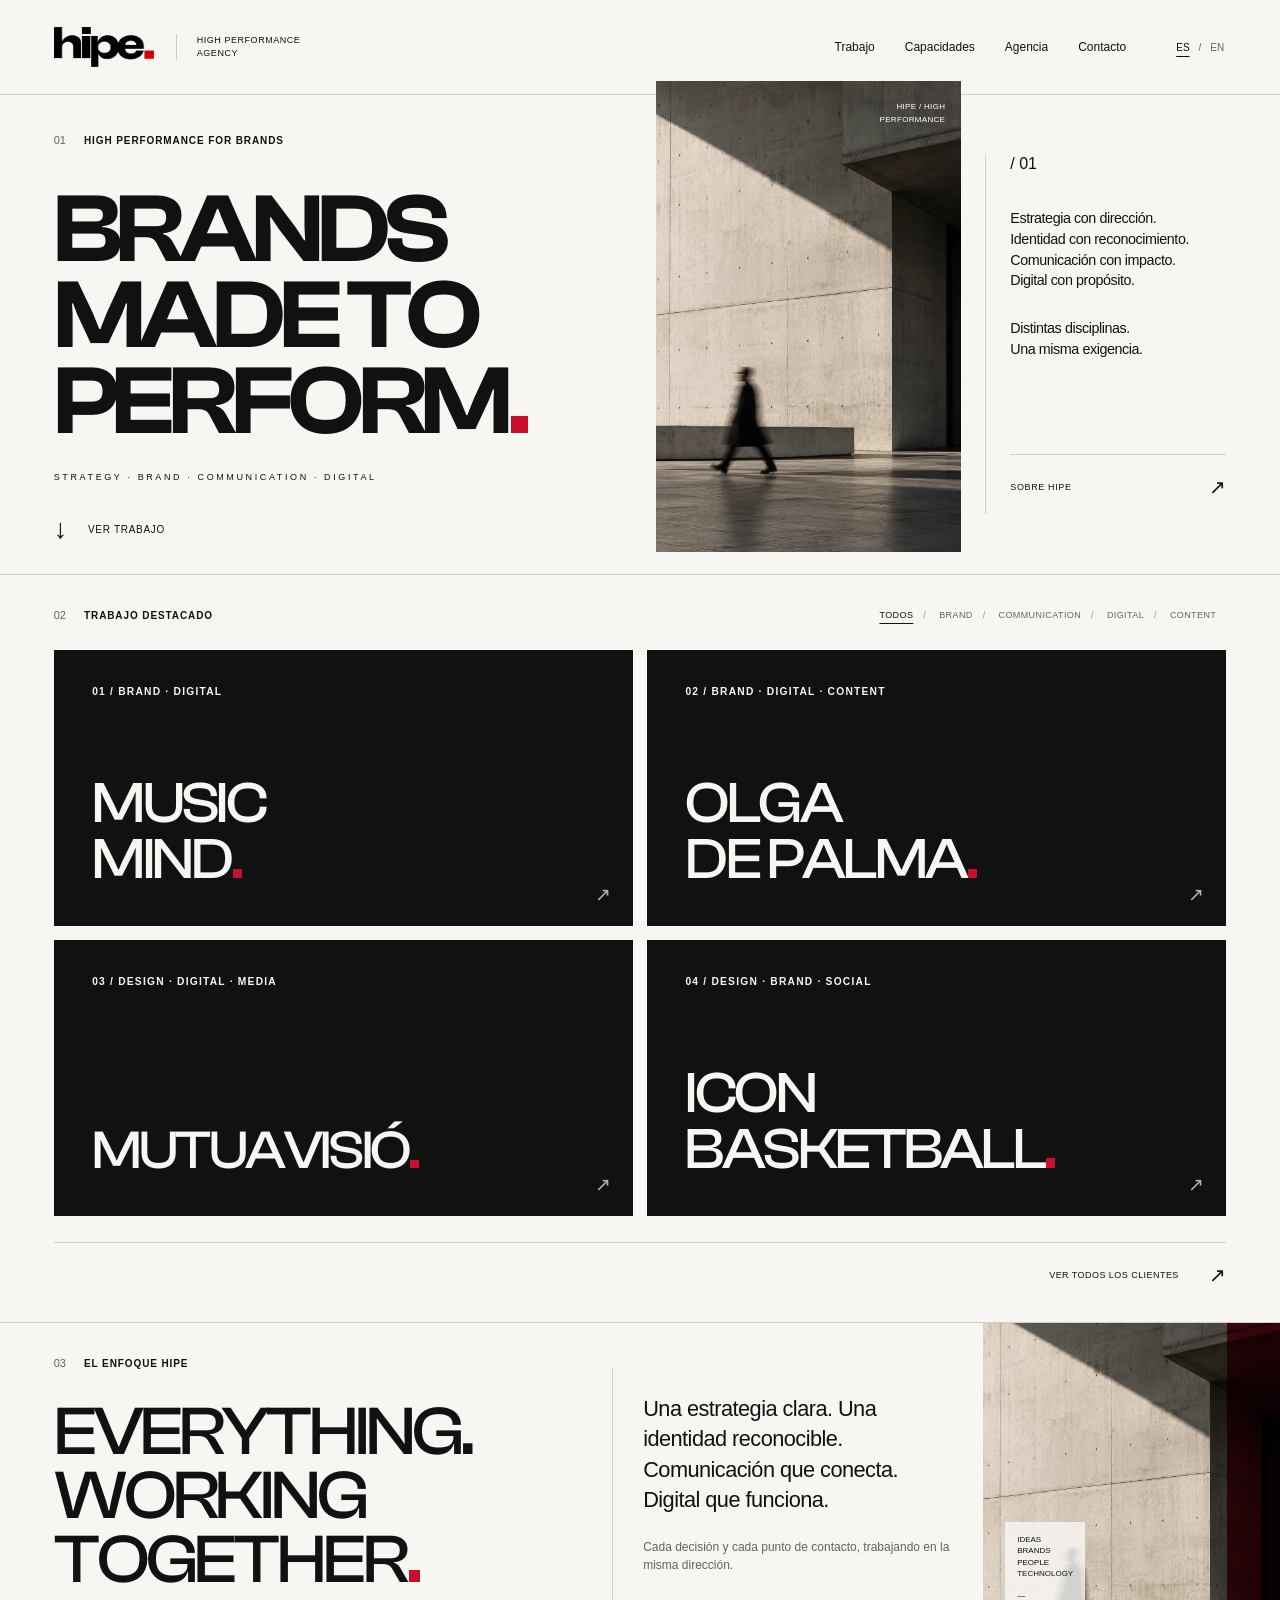
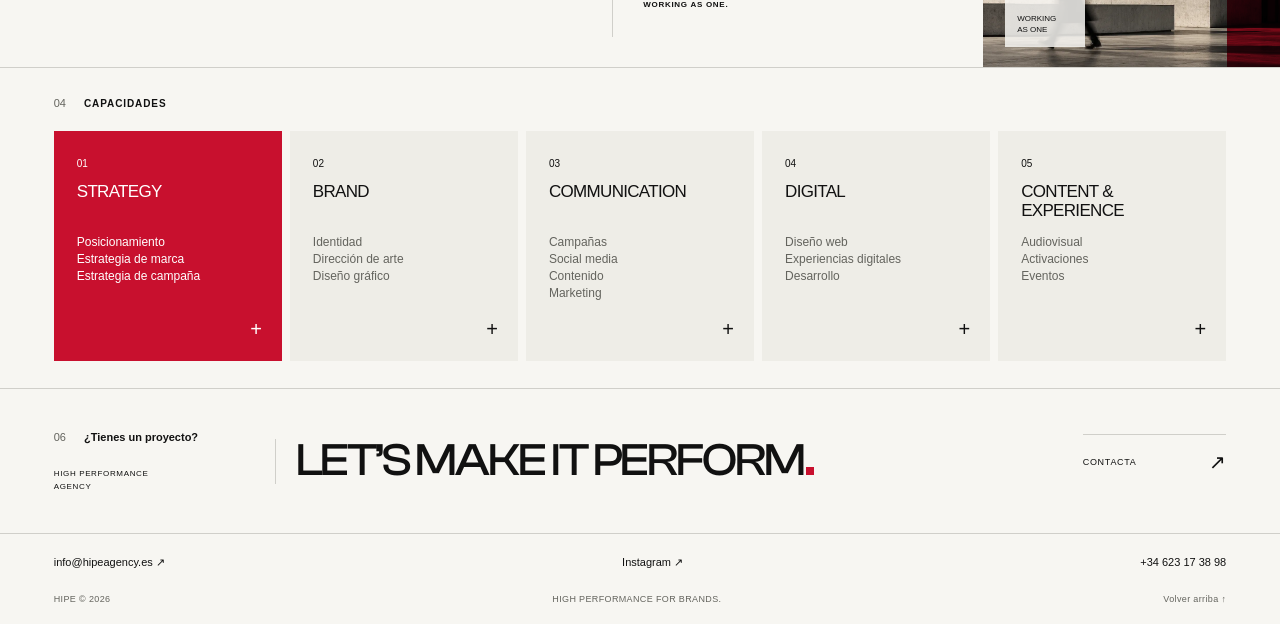
<file: index.html>
<!doctype html>
<html lang="es">
  <head>
    <meta charset="utf-8" />
    <meta name="viewport" content="width=device-width, initial-scale=1" />
    <title>HIPE Agency | Branding, comunicación y digital</title>
    <meta
      name="description"
      content="HIPE significa High Performance Agency. Unimos estrategia, branding, comunicación y digital para construir marcas que rindan a su máximo nivel."
    />
    <meta name="robots" content="index, follow, max-image-preview:large" />
    <link rel="canonical" href="https://www.hipeagency.es/" />
    <meta name="theme-color" content="#f7f6f2" />
    <meta property="og:type" content="website" />
    <meta property="og:site_name" content="HIPE Agency" />
    <meta property="og:locale" content="es_ES" />
    <meta
      property="og:title"
      content="HIPE Agency | Branding, comunicación y digital"
    />
    <meta
      property="og:description"
      content="HIPE significa High Performance Agency. Unimos estrategia, branding, comunicación y digital para construir marcas que rindan a su máximo nivel."
    />
    <meta property="og:url" content="https://www.hipeagency.es/" />
    <meta
      property="og:image"
      content="https://www.hipeagency.es/assets/social/og-home.jpg"
    />
    <meta
      property="og:image:secure_url"
      content="https://www.hipeagency.es/assets/social/og-home.jpg"
    />
    <meta property="og:image:type" content="image/jpeg" />
    <meta property="og:image:width" content="1200" />
    <meta property="og:image:height" content="630" />
    <meta
      property="og:image:alt"
      content="HIPE — High Performance Agency. Brands made to perform."
    />
    <meta name="twitter:card" content="summary_large_image" />
    <meta
      name="twitter:title"
      content="HIPE Agency | Branding, comunicación y digital"
    />
    <meta
      name="twitter:description"
      content="HIPE significa High Performance Agency. Unimos estrategia, branding, comunicación y digital para construir marcas que rindan a su máximo nivel."
    />
    <meta
      name="twitter:image"
      content="https://www.hipeagency.es/assets/social/og-home.jpg"
    />
    <meta
      name="twitter:image:alt"
      content="HIPE — High Performance Agency. Brands made to perform."
    />
    <link rel="icon" href="favicon.ico" sizes="any" />
    <link
      rel="icon"
      type="image/png"
      sizes="32x32"
      href="assets/icons/favicon-32.png"
    />
    <link
      rel="icon"
      type="image/png"
      sizes="16x16"
      href="assets/icons/favicon-16.png"
    />
    <link
      rel="apple-touch-icon"
      sizes="180x180"
      href="assets/icons/apple-touch-icon.png"
    />
    <link rel="manifest" href="site.webmanifest" />
    <link
      rel="preload"
      href="fonts/ClashDisplay-Medium.otf"
      as="font"
      type="font/otf"
      crossorigin
    />
    <link rel="stylesheet" href="css/performance.css" />
    <script type="application/ld+json">
      {
        "@context": "https://schema.org",
        "@graph": [
          {
            "@type": "Organization",
            "@id": "https://www.hipeagency.es/#organization",
            "name": "HIPE Agency",
            "alternateName": "High Performance Agency",
            "url": "https://www.hipeagency.es/",
            "description": "HIPE significa High Performance Agency. Unimos estrategia, branding, comunicación y digital para construir marcas que rindan a su máximo nivel.",
            "logo": {
              "@type": "ImageObject",
              "url": "https://www.hipeagency.es/assets/brand/hipe-black.png",
              "width": 1060,
              "height": 417
            },
            "email": "info@hipeagency.es",
            "telephone": "+34623173898",
            "sameAs": ["https://www.instagram.com/hipeagency/"]
          },
          {
            "@type": "WebSite",
            "@id": "https://www.hipeagency.es/#website",
            "url": "https://www.hipeagency.es/",
            "name": "HIPE Agency — High Performance Agency",
            "inLanguage": "es",
            "publisher": { "@id": "https://www.hipeagency.es/#organization" }
          },
          {
            "@type": "WebPage",
            "@id": "https://www.hipeagency.es/#webpage",
            "url": "https://www.hipeagency.es/",
            "name": "HIPE Agency | Branding, comunicación y digital",
            "description": "HIPE significa High Performance Agency. Unimos estrategia, branding, comunicación y digital para construir marcas que rindan a su máximo nivel.",
            "inLanguage": "es",
            "isPartOf": { "@id": "https://www.hipeagency.es/#website" },
            "about": { "@id": "https://www.hipeagency.es/#organization" },
            "primaryImageOfPage": {
              "@type": "ImageObject",
              "url": "https://www.hipeagency.es/assets/social/og-home.jpg",
              "width": 1200,
              "height": 630
            }
          }
        ]
      }
    </script>
    <script src="js/hipe.js" defer></script>
    <script src="js/performance.js" defer></script>
  </head>
  <body class="editorial-home">
    <a class="skip-link" href="#main"
      ><span class="" data-es="Saltar al contenido" data-en="Skip to content"
        >Saltar al contenido</span
      ></a
    >
    <header class="site-header wrap">
      <a
        class="brand"
        href="index.html"
        aria-label="HIPE — High Performance Agency"
        ><img
          class="brand-logo"
          src="assets/brand/hipe-black.webp"
          alt=""
          width="1060"
          height="417"
          decoding="async"
        /><span class="brand-descriptor">HIGH PERFORMANCE<br />AGENCY</span></a
      ><button
        class="menu-toggle"
        type="button"
        aria-controls="navigation"
        aria-expanded="false"
      >
        <span class="" data-es="Menú" data-en="Menu">Menú</span
        ><span aria-hidden="true">+</span>
      </button>
      <nav id="navigation" aria-label="Principal">
        <a href="works.html"
          ><span class="" data-es="Trabajo" data-en="Work">Trabajo</span></a
        ><a href="index.html#capabilities"
          ><span class="" data-es="Capacidades" data-en="Capabilities"
            >Capacidades</span
          ></a
        ><a href="about.html"
          ><span class="" data-es="Agencia" data-en="Agency">Agencia</span></a
        ><a href="contact.html"
          ><span class="" data-es="Contacto" data-en="Contact"
            >Contacto</span
          ></a
        >
        <div class="languages">
          <button
            class="lang-btn"
            type="button"
            data-lang="es"
            aria-label="Español"
          >
            ES</button
          ><span>/</span
          ><button
            class="lang-btn"
            type="button"
            data-lang="en"
            aria-label="English"
          >
            EN
          </button>
        </div>
      </nav>
    </header>
    <main id="main">
      <section class="editorial-hero wrap">
        <div class="hero-copy">
          <div class="eyebrow">
            <span class="index">01</span
            ><span
              class=""
              data-es="HIGH PERFORMANCE FOR BRANDS"
              data-en="HIGH PERFORMANCE FOR BRANDS"
              >HIGH PERFORMANCE FOR BRANDS</span
            >
          </div>
          <h1>
            BRANDS<br />MADE TO<br />PERFORM<span
              class="square-stop"
              aria-hidden="true"
            ></span
            ><span class="sr-only">.</span>
          </h1>
          <p class="discipline-line">
            STRATEGY · BRAND · COMMUNICATION · DIGITAL
          </p>
          <a href="#work" class="scroll-link"
            ><span aria-hidden="true">↓</span
            ><span class="" data-es="Ver trabajo" data-en="Explore work"
              >Ver trabajo</span
            ></a
          >
        </div>
        <figure class="hero-photo">
          <img
            src="images/hipe-editorial-hero.webp"
            width="1024"
            height="1536"
            alt=""
            fetchpriority="high"
          />
          <figcaption>HIPE / HIGH PERFORMANCE</figcaption>
        </figure>
        <aside class="hero-note">
          <span class="note-index">/ 01</span>
          <p
            class=""
            data-es="Estrategia con dirección.&lt;br&gt;Identidad con reconocimiento.&lt;br&gt;Comunicación con impacto.&lt;br&gt;Digital con propósito."
            data-en="Strategy with direction.&lt;br&gt;Identity with recognition.&lt;br&gt;Communication with impact.&lt;br&gt;Digital with purpose."
          >
            Estrategia con dirección.<br />Identidad con reconocimiento.<br />Comunicación
            con impacto.<br />Digital con propósito.
          </p>
          <p
            class=""
            data-es="Distintas disciplinas.&lt;br&gt;Una misma exigencia."
            data-en="Different disciplines.&lt;br&gt;The same standard."
          >
            Distintas disciplinas.<br />Una misma exigencia.
          </p>
          <a class="text-link" href="about.html"
            ><span class="" data-es="Sobre HIPE" data-en="About HIPE"
              >Sobre HIPE</span
            ><span aria-hidden="true">↗</span></a
          >
        </aside>
      </section>
      <section class="editorial-work wrap" id="work">
        <div class="editorial-section-top">
          <div class="eyebrow">
            <span class="index">02</span
            ><span class="" data-es="Trabajo destacado" data-en="Selected work"
              >Trabajo destacado</span
            >
          </div>
          <div class="work-filters" role="group" aria-label="Filtrar proyectos">
            <button type="button" data-filter="all" aria-pressed="true">
              <span class="" data-es="Todos" data-en="All">Todos</span></button
            ><button type="button" data-filter="brand" aria-pressed="false">
              <span class="" data-es="Brand" data-en="Brand"
                >Brand</span
              ></button
            ><button
              type="button"
              data-filter="communication"
              aria-pressed="false"
            >
              <span class="" data-es="Communication" data-en="Communication"
                >Communication</span
              ></button
            ><button type="button" data-filter="digital" aria-pressed="false">
              <span class="" data-es="Digital" data-en="Digital"
                >Digital</span
              ></button
            ><button type="button" data-filter="content" aria-pressed="false">
              <span class="" data-es="Content" data-en="Content">Content</span>
            </button>
          </div>
        </div>
        <div class="projects">
          <a
            class="project musicmind client-concept unified-client"
            href="https://musicmind.es/"
            target="_blank"
            rel="noopener noreferrer"
            data-categories="brand digital"
            ><div class="project-art">
              <span class="art-index">01 / Brand · Digital</span>
              <h3 class="art-name">
                MUSIC<br />MIND<span
                  class="square-stop"
                  aria-hidden="true"
                ></span>
              </h3>
              <span class="client-arrow" aria-hidden="true">↗</span>
            </div>
            <span
              class="sr-only"
              data-es="Web del cliente · Nueva pestaña"
              data-en="Client website · New tab"
              >Web del cliente · Nueva pestaña</span
            ></a
          ><a
            class="project olga client-concept unified-client"
            href="https://olgadepalma.com/"
            target="_blank"
            rel="noopener noreferrer"
            data-categories="brand digital content"
            ><div class="project-art">
              <span class="art-index">02 / Brand · Digital · Content</span>
              <h3 class="art-name">
                OLGA<br />DE PALMA<span
                  class="square-stop"
                  aria-hidden="true"
                ></span>
              </h3>
              <span class="client-arrow" aria-hidden="true">↗</span>
            </div>
            <span
              class="sr-only"
              data-es="Web del cliente · Nueva pestaña"
              data-en="Client website · New tab"
              >Web del cliente · Nueva pestaña</span
            ></a
          ><a
            class="project mutua client-concept unified-client"
            href="https://www.mutuavisio.com/"
            target="_blank"
            rel="noopener noreferrer"
            data-categories="brand digital communication"
            ><div class="project-art">
              <span class="art-index">03 / Design · Digital · Media</span>
              <h3 class="art-name">
                MUTUAVISIÓ<span class="square-stop" aria-hidden="true"></span>
              </h3>
              <span class="client-arrow" aria-hidden="true">↗</span>
            </div>
            <span
              class="sr-only"
              data-es="Web del cliente · Nueva pestaña"
              data-en="Client website · New tab"
              >Web del cliente · Nueva pestaña</span
            ></a
          >
          <a
            class="project icon client-concept unified-client"
            href="https://www.instagram.com/icon.basketball/"
            target="_blank"
            rel="noopener noreferrer"
            data-categories="brand communication"
          >
            <div class="project-art">
              <span class="art-index">04 / Design · Brand · Social</span>
              <h3 class="art-name">
                ICON<br />BASKETBALL<span
                  class="square-stop"
                  aria-hidden="true"
                ></span>
              </h3>
              <span class="client-arrow" aria-hidden="true">↗</span>
            </div>
            <span
              class="sr-only"
              data-es="Instagram del cliente · Nueva pestaña"
              data-en="Client Instagram · New tab"
              >Instagram del cliente · Nueva pestaña</span
            ></a
          >
        </div>
        <div class="work-end">
          <a class="text-link" href="works.html"
            ><span
              class=""
              data-es="Ver todos los clientes"
              data-en="Explore all clients"
              >Ver todos los clientes</span
            ><span aria-hidden="true">↗</span></a
          >
        </div>
      </section>
      <section class="editorial-approach">
        <div class="approach-head">
          <div class="eyebrow">
            <span class="index">03</span
            ><span
              class=""
              data-es="El enfoque HIPE"
              data-en="The HIPE approach"
              >El enfoque HIPE</span
            >
          </div>
          <h2>
            EVERYTHING.<br />WORKING<br />TOGETHER<span
              class="square-stop"
              aria-hidden="true"
            ></span
            ><span class="sr-only">.</span>
          </h2>
        </div>
        <div class="approach-copy">
          <p
            class="large-copy"
            data-es="Una estrategia clara. Una identidad reconocible. Comunicación que conecta. Digital que funciona."
            data-en="A clear strategy. A recognisable identity. Communication that connects. Digital that works."
          >
            Una estrategia clara. Una identidad reconocible. Comunicación que
            conecta. Digital que funciona.
          </p>
          <p
            class=""
            data-es="Cada decisión y cada punto de contacto, trabajando en la misma dirección."
            data-en="Every decision and every touchpoint, working in the same direction."
          >
            Cada decisión y cada punto de contacto, trabajando en la misma
            dirección.
          </p>
          <span class="eyebrow">WORKING AS ONE.</span>
        </div>
        <div class="approach-visual" aria-hidden="true">
          <img
            src="images/hipe-editorial-hero.webp"
            width="1024"
            height="1536"
            alt=""
            loading="lazy"
          />
          <div class="visual-caption">
            IDEAS<br />BRANDS<br />PEOPLE<br />TECHNOLOGY<br /><br />—<br /><br />WORKING<br />AS
            ONE
          </div>
          <div class="red-panel"></div>
        </div>
      </section>
      <section class="editorial-capabilities wrap" id="capabilities">
        <div class="eyebrow">
          <span class="index">04</span
          ><span class="" data-es="Capacidades" data-en="Capabilities"
            >Capacidades</span
          >
        </div>
        <div class="capability-cards">
          <details class="capability-card">
            <summary>
              <span class="index">01</span>
              <h3>Strategy</h3>
              <p
                class="card-scope"
                data-es="Posicionamiento&lt;br&gt;Estrategia de marca&lt;br&gt;Estrategia de campaña"
                data-en="Positioning&lt;br&gt;Brand strategy&lt;br&gt;Campaign strategy"
              >
                Posicionamiento<br />Estrategia de marca<br />Estrategia de
                campaña
              </p>
              <span class="card-toggle" aria-hidden="true">+</span>
            </summary>
            <p
              class="card-description"
              data-es="Definimos qué representa la marca, a quién se dirige y qué debe comunicar."
              data-en="We define what the brand stands for, who it serves and what it needs to communicate."
            >
              Definimos qué representa la marca, a quién se dirige y qué debe
              comunicar.
            </p>
          </details>
          <details class="capability-card">
            <summary>
              <span class="index">02</span>
              <h3>Brand</h3>
              <p
                class="card-scope"
                data-es="Identidad&lt;br&gt;Dirección de arte&lt;br&gt;Diseño gráfico"
                data-en="Identity&lt;br&gt;Art direction&lt;br&gt;Graphic design"
              >
                Identidad<br />Dirección de arte<br />Diseño gráfico
              </p>
              <span class="card-toggle" aria-hidden="true">+</span>
            </summary>
            <p
              class="card-description"
              data-es="Construimos un sistema visual y verbal reconocible en cada aplicación."
              data-en="We build a visual and verbal system that is recognisable in every application."
            >
              Construimos un sistema visual y verbal reconocible en cada
              aplicación.
            </p>
          </details>
          <details class="capability-card">
            <summary>
              <span class="index">03</span>
              <h3>Communication</h3>
              <p
                class="card-scope"
                data-es="Campañas&lt;br&gt;Social media&lt;br&gt;Contenido&lt;br&gt;Marketing"
                data-en="Campaigns&lt;br&gt;Social media&lt;br&gt;Content&lt;br&gt;Marketing"
              >
                Campañas<br />Social media<br />Contenido<br />Marketing
              </p>
              <span class="card-toggle" aria-hidden="true">+</span>
            </summary>
            <p
              class="card-description"
              data-es="Damos a cada mensaje una dirección y a cada canal un papel."
              data-en="We give every message direction and every channel a role."
            >
              Damos a cada mensaje una dirección y a cada canal un papel.
            </p>
          </details>
          <details class="capability-card">
            <summary>
              <span class="index">04</span>
              <h3>Digital</h3>
              <p
                class="card-scope"
                data-es="Diseño web&lt;br&gt;Experiencias digitales&lt;br&gt;Desarrollo"
                data-en="Web design&lt;br&gt;Digital experiences&lt;br&gt;Development"
              >
                Diseño web<br />Experiencias digitales<br />Desarrollo
              </p>
              <span class="card-toggle" aria-hidden="true">+</span>
            </summary>
            <p
              class="card-description"
              data-es="Conectamos diseño, contenido y tecnología para crear experiencias que funcionan."
              data-en="We connect design, content and technology to create experiences that work."
            >
              Conectamos diseño, contenido y tecnología para crear experiencias
              que funcionan.
            </p>
          </details>
          <details class="capability-card">
            <summary>
              <span class="index">05</span>
              <h3>Content & Experience</h3>
              <p
                class="card-scope"
                data-es="Audiovisual&lt;br&gt;Activaciones&lt;br&gt;Eventos"
                data-en="Audiovisual&lt;br&gt;Activations&lt;br&gt;Events"
              >
                Audiovisual<br />Activaciones<br />Eventos
              </p>
              <span class="card-toggle" aria-hidden="true">+</span>
            </summary>
            <p
              class="card-description"
              data-es="Llevamos las ideas a piezas, espacios y experiencias concretas."
              data-en="We bring ideas into tangible content, spaces and experiences."
            >
              Llevamos las ideas a piezas, espacios y experiencias concretas.
            </p>
          </details>
        </div>
      </section>
      <section class="editorial-contact wrap">
        <div>
          <div class="eyebrow">
            <span class="index">06</span
            ><span
              class=""
              data-es="¿Tienes un proyecto?"
              data-en="Got a project?"
              >¿Tienes un proyecto?</span
            >
          </div>
          <span class="contact-descriptor">HIGH PERFORMANCE<br />AGENCY</span>
        </div>
        <h2>
          LET’S MAKE IT PERFORM<span
            class="square-stop"
            aria-hidden="true"
          ></span
          ><span class="sr-only">.</span>
        </h2>
        <a class="text-link" href="contact.html"
          ><span class="" data-es="Contacta" data-en="Let’s talk">Contacta</span
          ><span aria-hidden="true">↗</span></a
        >
      </section>
    </main>
    <footer class="site-footer wrap">
      <div class="footer-top">
        <a href="mailto:info@hipeagency.es">info@hipeagency.es ↗</a
        ><a
          href="https://www.instagram.com/hipeagency/"
          target="_blank"
          rel="noopener noreferrer"
          >Instagram ↗</a
        ><a href="https://wa.me/34623173898" target="_blank" rel="noopener noreferrer" aria-label="WhatsApp: +34 623 17 38 98">+34 623 17 38 98</a>
      </div>
      <div class="footer-bottom">
        <span>HIPE © 2026</span><span>HIGH PERFORMANCE FOR BRANDS.</span
        ><a href="#main"
          ><span class="" data-es="Volver arriba ↑" data-en="Back to top ↑"
            >Volver arriba ↑</span
          ></a
        >
      </div>
    </footer>
  </body>
</html>
</file>
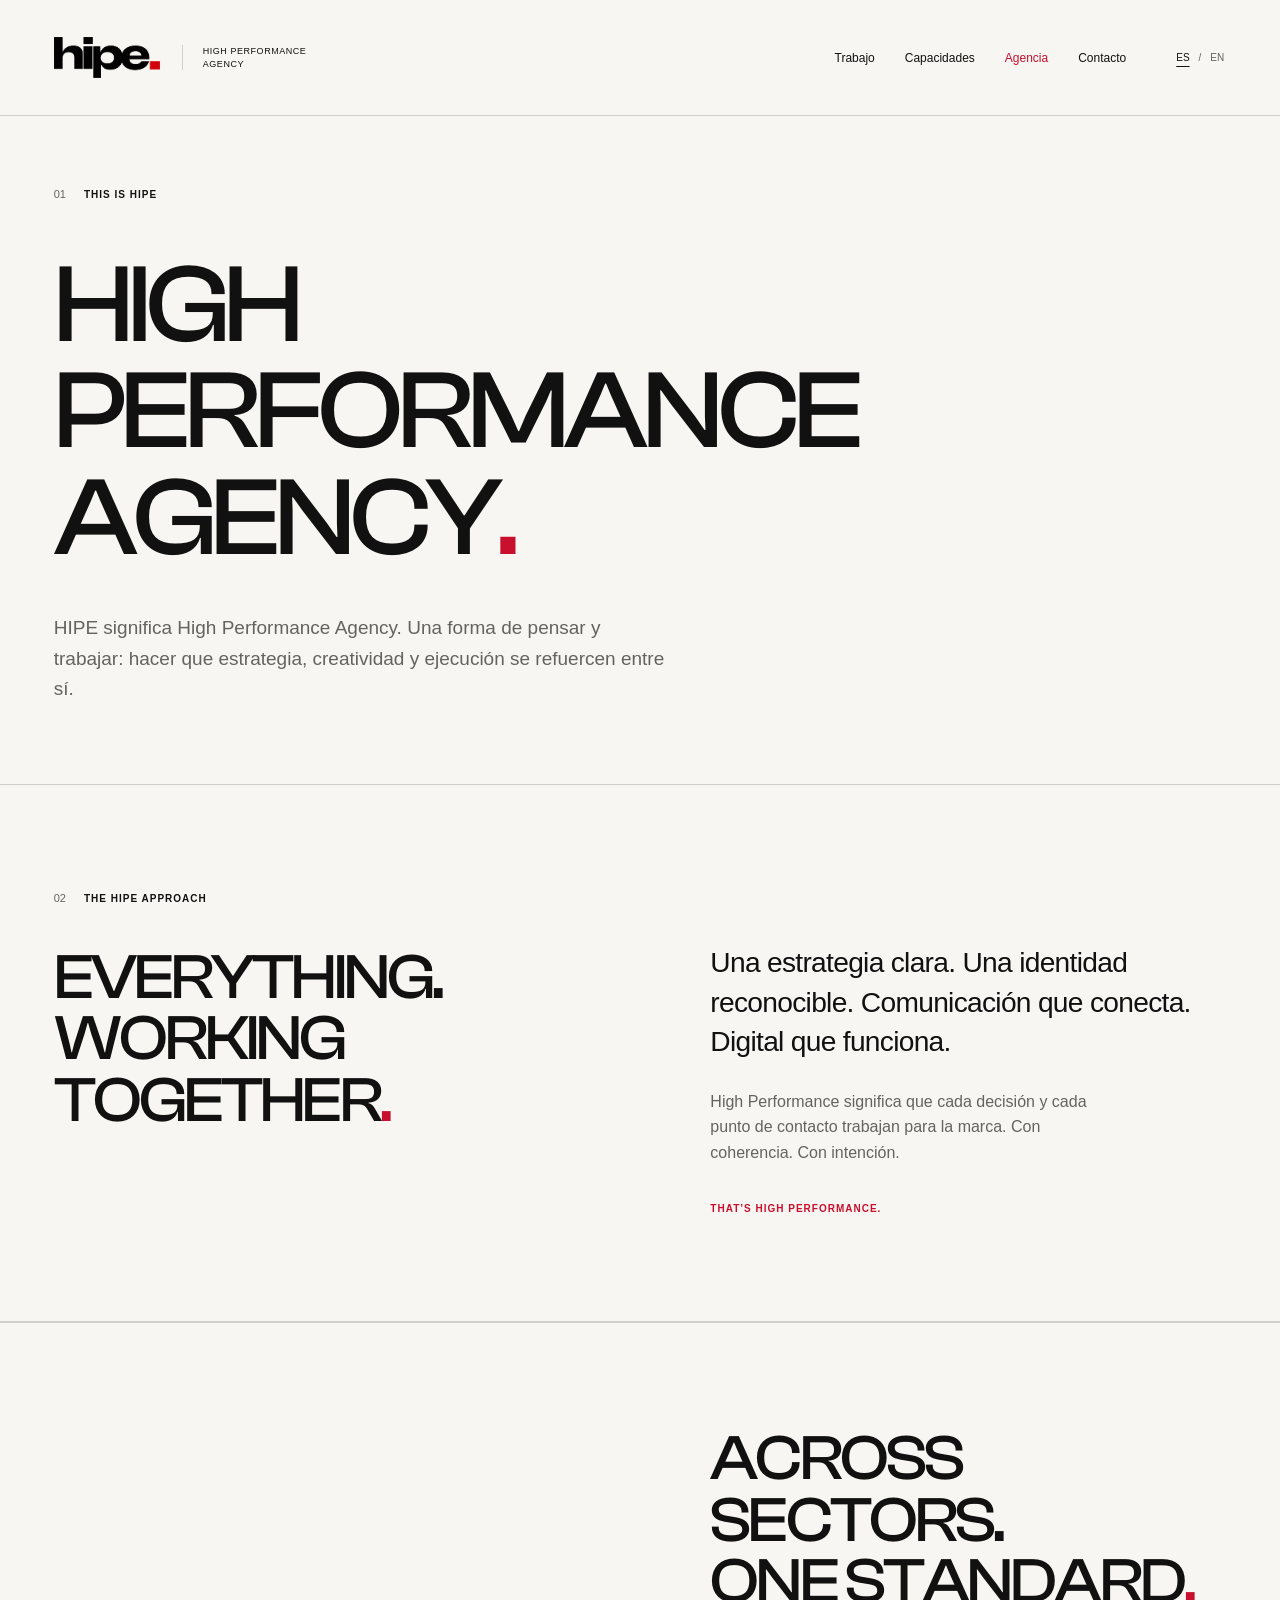
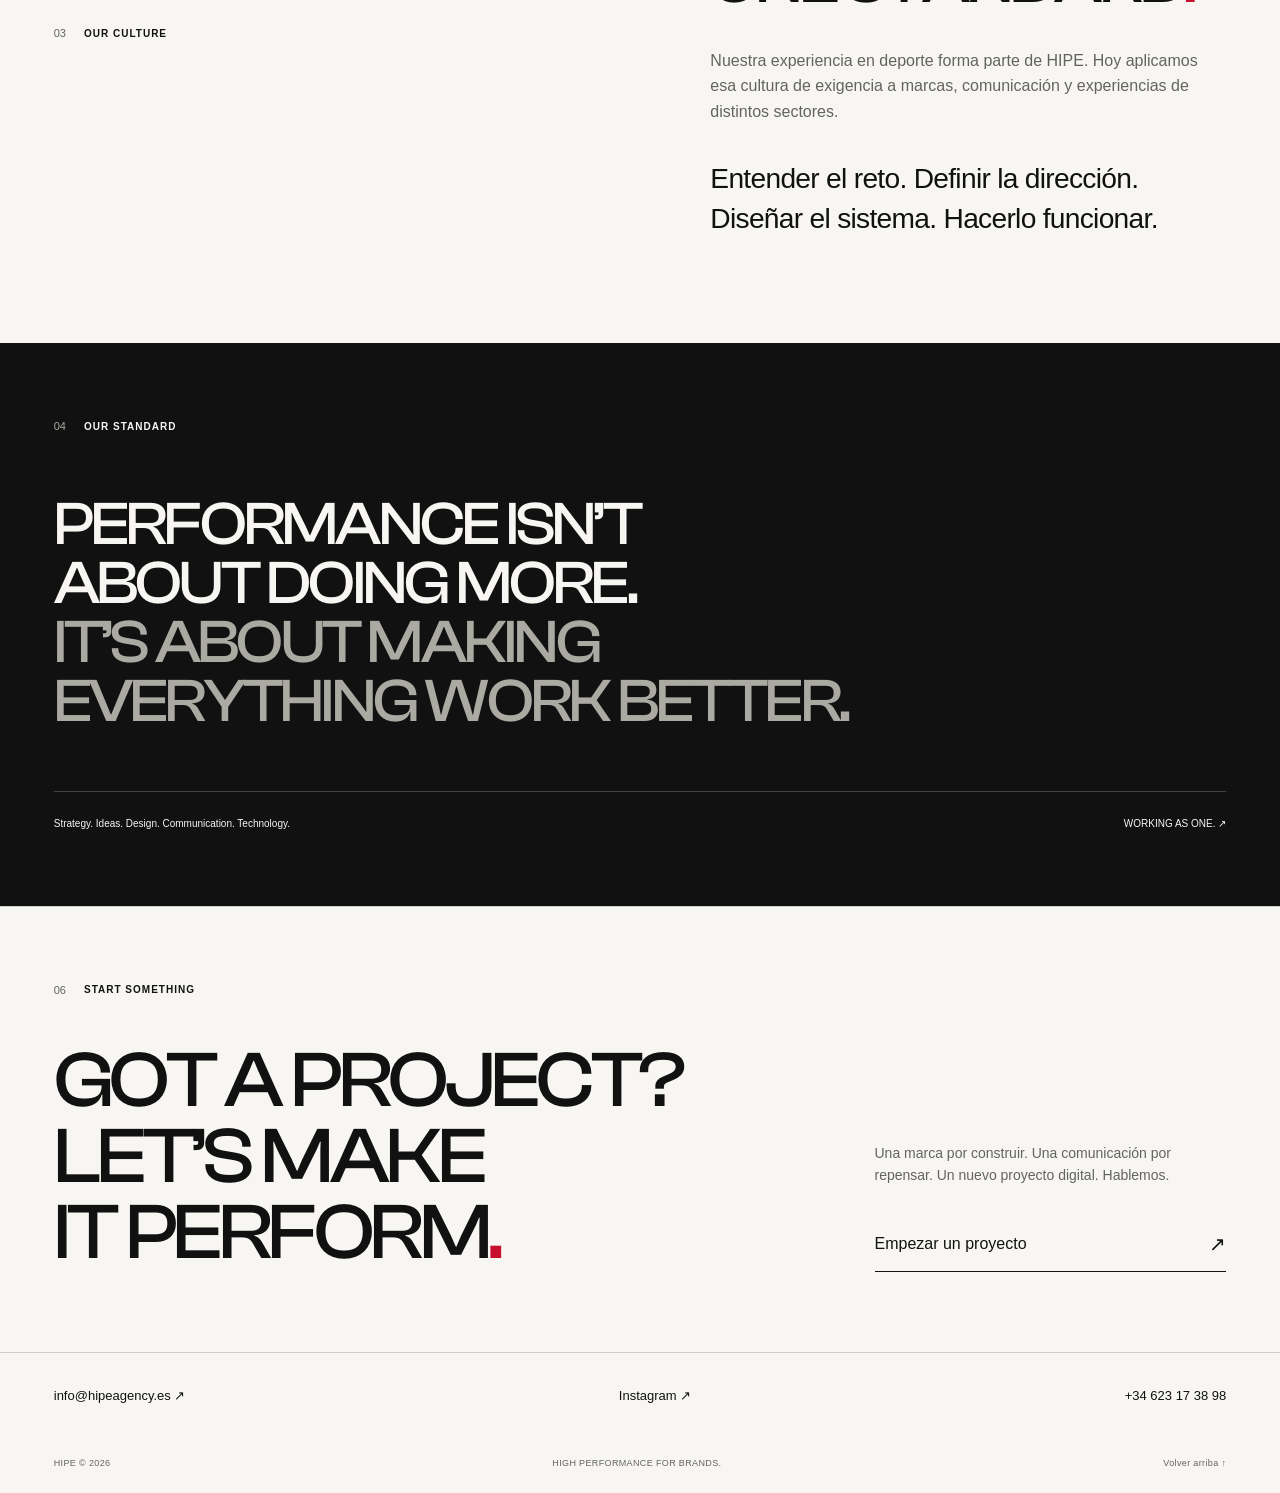
<file: about.html>
<!doctype html>
<html lang="es">
  <head>
    <meta charset="utf-8" />
    <meta name="viewport" content="width=device-width, initial-scale=1" />
    <title>High Performance Agency | Conoce HIPE</title>
    <meta
      name="description"
      content="HIPE es High Performance Agency. Estrategia, creatividad, comunicación y tecnología trabajando juntas para marcas y organizaciones de distintos sectores."
    />
    <meta name="robots" content="index, follow, max-image-preview:large" />
    <link rel="canonical" href="https://www.hipeagency.es/about.html" />
    <meta name="theme-color" content="#f7f6f2" />
    <meta property="og:type" content="website" />
    <meta property="og:site_name" content="HIPE Agency" />
    <meta property="og:locale" content="es_ES" />
    <meta property="og:title" content="High Performance Agency | Conoce HIPE" />
    <meta
      property="og:description"
      content="HIPE es High Performance Agency. Estrategia, creatividad, comunicación y tecnología trabajando juntas para marcas y organizaciones de distintos sectores."
    />
    <meta property="og:url" content="https://www.hipeagency.es/about.html" />
    <meta
      property="og:image"
      content="https://www.hipeagency.es/assets/social/og-agency.jpg"
    />
    <meta
      property="og:image:secure_url"
      content="https://www.hipeagency.es/assets/social/og-agency.jpg"
    />
    <meta property="og:image:type" content="image/jpeg" />
    <meta property="og:image:width" content="1200" />
    <meta property="og:image:height" content="630" />
    <meta
      property="og:image:alt"
      content="HIPE — High Performance Agency. Strategy. Creativity. Execution."
    />
    <meta name="twitter:card" content="summary_large_image" />
    <meta
      name="twitter:title"
      content="High Performance Agency | Conoce HIPE"
    />
    <meta
      name="twitter:description"
      content="HIPE es High Performance Agency. Estrategia, creatividad, comunicación y tecnología trabajando juntas para marcas y organizaciones de distintos sectores."
    />
    <meta
      name="twitter:image"
      content="https://www.hipeagency.es/assets/social/og-agency.jpg"
    />
    <meta
      name="twitter:image:alt"
      content="HIPE — High Performance Agency. Strategy. Creativity. Execution."
    />
    <link rel="icon" href="favicon.ico" sizes="any" />
    <link
      rel="icon"
      type="image/png"
      sizes="32x32"
      href="assets/icons/favicon-32.png"
    />
    <link
      rel="icon"
      type="image/png"
      sizes="16x16"
      href="assets/icons/favicon-16.png"
    />
    <link
      rel="apple-touch-icon"
      sizes="180x180"
      href="assets/icons/apple-touch-icon.png"
    />
    <link rel="manifest" href="site.webmanifest" />
    <link
      rel="preload"
      href="fonts/ClashDisplay-Medium.otf"
      as="font"
      type="font/otf"
      crossorigin
    />
    <link rel="stylesheet" href="css/performance.css" />
    <script type="application/ld+json">
      {
        "@context": "https://schema.org",
        "@graph": [
          {
            "@type": "Organization",
            "@id": "https://www.hipeagency.es/#organization",
            "name": "HIPE Agency",
            "alternateName": "High Performance Agency",
            "url": "https://www.hipeagency.es/",
            "description": "HIPE significa High Performance Agency. Unimos estrategia, branding, comunicación y digital para construir marcas que rindan a su máximo nivel.",
            "logo": {
              "@type": "ImageObject",
              "url": "https://www.hipeagency.es/assets/brand/hipe-black.png",
              "width": 1060,
              "height": 417
            },
            "email": "info@hipeagency.es",
            "telephone": "+34623173898",
            "sameAs": ["https://www.instagram.com/hipeagency/"]
          },
          {
            "@type": "WebSite",
            "@id": "https://www.hipeagency.es/#website",
            "url": "https://www.hipeagency.es/",
            "name": "HIPE Agency — High Performance Agency",
            "inLanguage": "es",
            "publisher": { "@id": "https://www.hipeagency.es/#organization" }
          },
          {
            "@type": "AboutPage",
            "@id": "https://www.hipeagency.es/about.html#webpage",
            "url": "https://www.hipeagency.es/about.html",
            "name": "High Performance Agency | Conoce HIPE",
            "description": "HIPE es High Performance Agency. Estrategia, creatividad, comunicación y tecnología trabajando juntas para marcas y organizaciones de distintos sectores.",
            "inLanguage": "es",
            "isPartOf": { "@id": "https://www.hipeagency.es/#website" },
            "about": { "@id": "https://www.hipeagency.es/#organization" },
            "primaryImageOfPage": {
              "@type": "ImageObject",
              "url": "https://www.hipeagency.es/assets/social/og-agency.jpg",
              "width": 1200,
              "height": 630
            }
          }
        ]
      }
    </script>
    <script src="js/hipe.js" defer></script>
    <script src="js/performance.js" defer></script>
  </head>
  <body>
    <a class="skip-link" href="#main"
      ><span class="" data-es="Saltar al contenido" data-en="Skip to content"
        >Saltar al contenido</span
      ></a
    >
    <header class="site-header wrap">
      <a
        class="brand"
        href="index.html"
        aria-label="HIPE — High Performance Agency"
        ><img
          class="brand-logo"
          src="assets/brand/hipe-black.webp"
          alt=""
          width="1060"
          height="417"
          decoding="async"
        /><span class="brand-descriptor">HIGH PERFORMANCE<br />AGENCY</span></a
      ><button
        class="menu-toggle"
        type="button"
        aria-controls="navigation"
        aria-expanded="false"
      >
        <span class="" data-es="Menú" data-en="Menu">Menú</span
        ><span aria-hidden="true">+</span>
      </button>
      <nav id="navigation" aria-label="Principal">
        <a href="works.html"
          ><span class="" data-es="Trabajo" data-en="Work">Trabajo</span></a
        ><a href="index.html#capabilities"
          ><span class="" data-es="Capacidades" data-en="Capabilities"
            >Capacidades</span
          ></a
        ><a href="about.html" aria-current="page"
          ><span class="" data-es="Agencia" data-en="Agency">Agencia</span></a
        ><a href="contact.html"
          ><span class="" data-es="Contacto" data-en="Contact"
            >Contacto</span
          ></a
        >
        <div class="languages">
          <button
            class="lang-btn"
            type="button"
            data-lang="es"
            aria-label="Español"
          >
            ES</button
          ><span>/</span
          ><button
            class="lang-btn"
            type="button"
            data-lang="en"
            aria-label="English"
          >
            EN
          </button>
        </div>
      </nav>
    </header>
    <main id="main">
      <section class="wrap page-intro">
        <div class="eyebrow"><span class="index">01</span>THIS IS HIPE</div>
        <h1>HIGH<br />PERFORMANCE<br />AGENCY<span class="red">.</span></h1>
        <p
          class=""
          data-es="HIPE significa High Performance Agency. Una forma de pensar y trabajar: hacer que estrategia, creatividad y ejecución se refuercen entre sí."
          data-en="HIPE means High Performance Agency. A way of thinking and working: making strategy, creativity and execution strengthen each other."
        >
          HIPE significa High Performance Agency. Una forma de pensar y
          trabajar: hacer que estrategia, creatividad y ejecución se refuercen
          entre sí.
        </p>
      </section>
      <section class="meaning wrap section">
        <div>
          <div class="eyebrow">
            <span class="index">02</span>THE HIPE APPROACH
          </div>
          <h2>
            EVERYTHING.<br />WORKING<br />TOGETHER<span class="red">.</span>
          </h2>
        </div>
        <div class="meaning-copy">
          <p
            class="large-copy"
            data-es="Una estrategia clara. Una identidad reconocible. Comunicación que conecta. Digital que funciona."
            data-en="A clear strategy. A recognisable identity. Communication that connects. Digital that works."
          >
            Una estrategia clara. Una identidad reconocible. Comunicación que
            conecta. Digital que funciona.
          </p>
          <p
            class=""
            data-es="High Performance significa que cada decisión y cada punto de contacto trabajan para la marca. Con coherencia. Con intención."
            data-en="High Performance means every decision and every touchpoint work for the brand. With consistency. With intent."
          >
            High Performance significa que cada decisión y cada punto de
            contacto trabajan para la marca. Con coherencia. Con intención.
          </p>
          <span class="eyebrow red">THAT’S HIGH PERFORMANCE.</span>
        </div>
      </section>
      <section class="wrap section agency-story">
        <div class="eyebrow"><span class="index">03</span>OUR CULTURE</div>
        <div>
          <h2>ACROSS SECTORS.<br />ONE STANDARD<span class="red">.</span></h2>
          <p
            class=""
            data-es="Nuestra experiencia en deporte forma parte de HIPE. Hoy aplicamos esa cultura de exigencia a marcas, comunicación y experiencias de distintos sectores."
            data-en="Our experience in sport is part of HIPE. Today we apply that culture of high standards to brands, communication and experiences across sectors."
          >
            Nuestra experiencia en deporte forma parte de HIPE. Hoy aplicamos
            esa cultura de exigencia a marcas, comunicación y experiencias de
            distintos sectores.
          </p>
          <p
            class="large-copy"
            data-es="Entender el reto. Definir la dirección. Diseñar el sistema. Hacerlo funcionar."
            data-en="Understand the challenge. Set the direction. Design the system. Make it work."
          >
            Entender el reto. Definir la dirección. Diseñar el sistema. Hacerlo
            funcionar.
          </p>
        </div>
      </section>
      <section class="manifesto">
        <div class="wrap">
          <div class="eyebrow"><span class="index">04</span>OUR STANDARD</div>
          <h2>
            PERFORMANCE ISN’T<br />ABOUT DOING MORE.<br /><span
              >IT’S ABOUT MAKING<br />EVERYTHING WORK BETTER.</span
            >
          </h2>
          <div class="manifesto-bottom">
            <span>Strategy. Ideas. Design. Communication. Technology.</span
            ><span>WORKING AS ONE. ↗</span>
          </div>
        </div>
      </section>
      <section id="contact" class="contact-band wrap">
        <div class="eyebrow"><span class="index">06</span>START SOMETHING</div>
        <div class="contact-grid">
          <h2>
            GOT A PROJECT?<br />LET’S MAKE<br />IT PERFORM<span class="red"
              >.</span
            >
          </h2>
          <div class="contact-side">
            <p
              class=""
              data-es="Una marca por construir. Una comunicación por repensar. Un nuevo proyecto digital. Hablemos."
              data-en="A brand to build. Communication to rethink. A new digital project. Let’s talk."
            >
              Una marca por construir. Una comunicación por repensar. Un nuevo
              proyecto digital. Hablemos.
            </p>
            <a class="text-link strong-link" href="mailto:info@hipeagency.es"
              ><span
                class=""
                data-es="Empezar un proyecto"
                data-en="Start a project"
                >Empezar un proyecto</span
              ><span aria-hidden="true">↗</span></a
            >
          </div>
        </div>
      </section>
    </main>
    <footer class="site-footer wrap">
      <div class="footer-top">
        <a href="mailto:info@hipeagency.es">info@hipeagency.es ↗</a
        ><a
          href="https://www.instagram.com/hipeagency/"
          target="_blank"
          rel="noopener noreferrer"
          >Instagram ↗</a
        ><a href="https://wa.me/34623173898" target="_blank" rel="noopener noreferrer" aria-label="WhatsApp: +34 623 17 38 98">+34 623 17 38 98</a>
      </div>
      <div class="footer-bottom">
        <span>HIPE © 2026</span><span>HIGH PERFORMANCE FOR BRANDS.</span
        ><a href="#main"
          ><span class="" data-es="Volver arriba ↑" data-en="Back to top ↑"
            >Volver arriba ↑</span
          ></a
        >
      </div>
    </footer>
  </body>
</html>
</file>
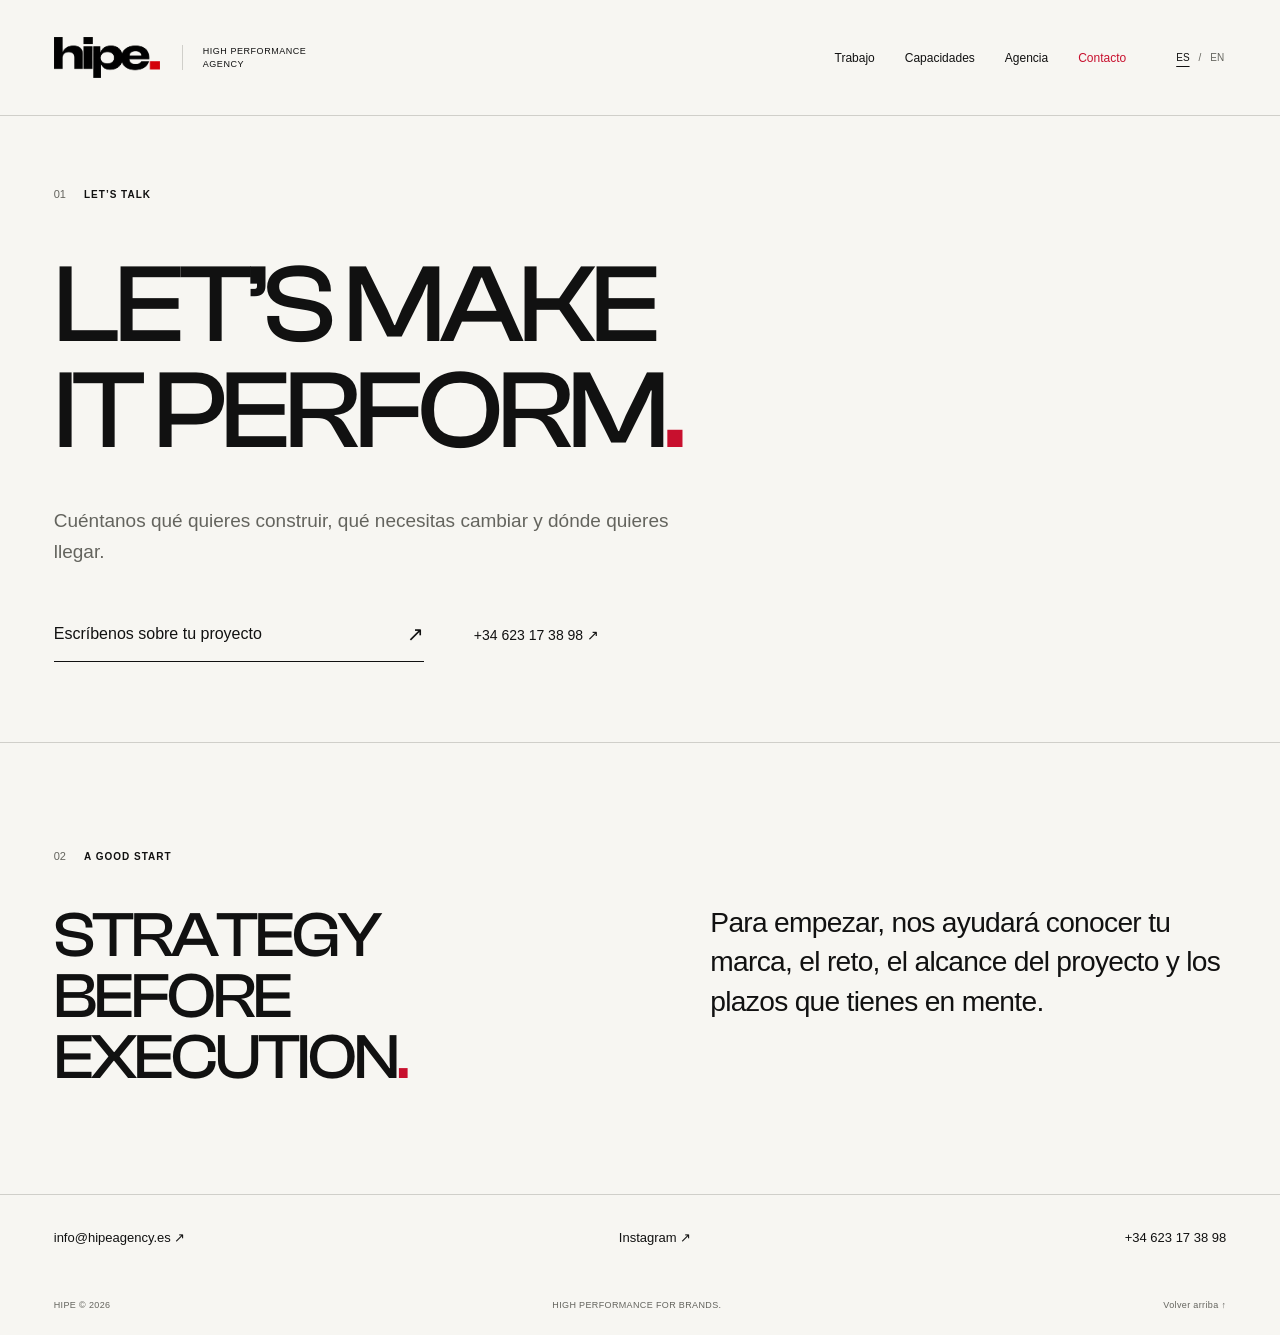
<file: contact.html>
<!doctype html>
<html lang="es">
  <head>
    <meta charset="utf-8" />
    <meta name="viewport" content="width=device-width, initial-scale=1" />
    <title>Contacto | Empieza un proyecto con HIPE</title>
    <meta
      name="description"
      content="Hablemos de tu próximo proyecto de branding, comunicación o digital. Contacta con HIPE Agency: info@hipeagency.es. Let’s make it perform."
    />
    <meta name="robots" content="index, follow, max-image-preview:large" />
    <link rel="canonical" href="https://www.hipeagency.es/contact.html" />
    <meta name="theme-color" content="#f7f6f2" />
    <meta property="og:type" content="website" />
    <meta property="og:site_name" content="HIPE Agency" />
    <meta property="og:locale" content="es_ES" />
    <meta
      property="og:title"
      content="Contacto | Empieza un proyecto con HIPE"
    />
    <meta
      property="og:description"
      content="Hablemos de tu próximo proyecto de branding, comunicación o digital. Contacta con HIPE Agency: info@hipeagency.es. Let’s make it perform."
    />
    <meta property="og:url" content="https://www.hipeagency.es/contact.html" />
    <meta
      property="og:image"
      content="https://www.hipeagency.es/assets/social/og-contact.jpg"
    />
    <meta
      property="og:image:secure_url"
      content="https://www.hipeagency.es/assets/social/og-contact.jpg"
    />
    <meta property="og:image:type" content="image/jpeg" />
    <meta property="og:image:width" content="1200" />
    <meta property="og:image:height" content="630" />
    <meta
      property="og:image:alt"
      content="HIPE — Let’s make it perform. info@hipeagency.es."
    />
    <meta name="twitter:card" content="summary_large_image" />
    <meta
      name="twitter:title"
      content="Contacto | Empieza un proyecto con HIPE"
    />
    <meta
      name="twitter:description"
      content="Hablemos de tu próximo proyecto de branding, comunicación o digital. Contacta con HIPE Agency: info@hipeagency.es. Let’s make it perform."
    />
    <meta
      name="twitter:image"
      content="https://www.hipeagency.es/assets/social/og-contact.jpg"
    />
    <meta
      name="twitter:image:alt"
      content="HIPE — Let’s make it perform. info@hipeagency.es."
    />
    <link rel="icon" href="favicon.ico" sizes="any" />
    <link
      rel="icon"
      type="image/png"
      sizes="32x32"
      href="assets/icons/favicon-32.png"
    />
    <link
      rel="icon"
      type="image/png"
      sizes="16x16"
      href="assets/icons/favicon-16.png"
    />
    <link
      rel="apple-touch-icon"
      sizes="180x180"
      href="assets/icons/apple-touch-icon.png"
    />
    <link rel="manifest" href="site.webmanifest" />
    <link
      rel="preload"
      href="fonts/ClashDisplay-Medium.otf"
      as="font"
      type="font/otf"
      crossorigin
    />
    <link rel="stylesheet" href="css/performance.css" />
    <script type="application/ld+json">
      {
        "@context": "https://schema.org",
        "@graph": [
          {
            "@type": "Organization",
            "@id": "https://www.hipeagency.es/#organization",
            "name": "HIPE Agency",
            "alternateName": "High Performance Agency",
            "url": "https://www.hipeagency.es/",
            "description": "HIPE significa High Performance Agency. Unimos estrategia, branding, comunicación y digital para construir marcas que rindan a su máximo nivel.",
            "logo": {
              "@type": "ImageObject",
              "url": "https://www.hipeagency.es/assets/brand/hipe-black.png",
              "width": 1060,
              "height": 417
            },
            "email": "info@hipeagency.es",
            "telephone": "+34623173898",
            "sameAs": ["https://www.instagram.com/hipeagency/"]
          },
          {
            "@type": "WebSite",
            "@id": "https://www.hipeagency.es/#website",
            "url": "https://www.hipeagency.es/",
            "name": "HIPE Agency — High Performance Agency",
            "inLanguage": "es",
            "publisher": { "@id": "https://www.hipeagency.es/#organization" }
          },
          {
            "@type": "ContactPage",
            "@id": "https://www.hipeagency.es/contact.html#webpage",
            "url": "https://www.hipeagency.es/contact.html",
            "name": "Contacto | Empieza un proyecto con HIPE",
            "description": "Hablemos de tu próximo proyecto de branding, comunicación o digital. Contacta con HIPE Agency: info@hipeagency.es. Let’s make it perform.",
            "inLanguage": "es",
            "isPartOf": { "@id": "https://www.hipeagency.es/#website" },
            "about": { "@id": "https://www.hipeagency.es/#organization" },
            "primaryImageOfPage": {
              "@type": "ImageObject",
              "url": "https://www.hipeagency.es/assets/social/og-contact.jpg",
              "width": 1200,
              "height": 630
            }
          }
        ]
      }
    </script>
    <script src="js/hipe.js" defer></script>
    <script src="js/performance.js" defer></script>
  </head>
  <body>
    <a class="skip-link" href="#main"
      ><span class="" data-es="Saltar al contenido" data-en="Skip to content"
        >Saltar al contenido</span
      ></a
    >
    <header class="site-header wrap">
      <a
        class="brand"
        href="index.html"
        aria-label="HIPE — High Performance Agency"
        ><img
          class="brand-logo"
          src="assets/brand/hipe-black.webp"
          alt=""
          width="1060"
          height="417"
          decoding="async"
        /><span class="brand-descriptor">HIGH PERFORMANCE<br />AGENCY</span></a
      ><button
        class="menu-toggle"
        type="button"
        aria-controls="navigation"
        aria-expanded="false"
      >
        <span class="" data-es="Menú" data-en="Menu">Menú</span
        ><span aria-hidden="true">+</span>
      </button>
      <nav id="navigation" aria-label="Principal">
        <a href="works.html"
          ><span class="" data-es="Trabajo" data-en="Work">Trabajo</span></a
        ><a href="index.html#capabilities"
          ><span class="" data-es="Capacidades" data-en="Capabilities"
            >Capacidades</span
          ></a
        ><a href="about.html"
          ><span class="" data-es="Agencia" data-en="Agency">Agencia</span></a
        ><a href="contact.html" aria-current="page"
          ><span class="" data-es="Contacto" data-en="Contact"
            >Contacto</span
          ></a
        >
        <div class="languages">
          <button
            class="lang-btn"
            type="button"
            data-lang="es"
            aria-label="Español"
          >
            ES</button
          ><span>/</span
          ><button
            class="lang-btn"
            type="button"
            data-lang="en"
            aria-label="English"
          >
            EN
          </button>
        </div>
      </nav>
    </header>
    <main id="main">
      <section class="wrap page-intro">
        <div class="eyebrow"><span class="index">01</span>LET’S TALK</div>
        <h1>LET’S MAKE<br />IT PERFORM<span class="red">.</span></h1>
        <p
          class=""
          data-es="Cuéntanos qué quieres construir, qué necesitas cambiar y dónde quieres llegar."
          data-en="Tell us what you want to build, what needs to change and where you want to go."
        >
          Cuéntanos qué quieres construir, qué necesitas cambiar y dónde quieres
          llegar.
        </p>
        <div class="contact-options">
          <a
            class="text-link strong-link"
            href="mailto:info@hipeagency.es?subject=Nuevo%20proyecto%20%2F%20HIPE"
            ><span
              class=""
              data-es="Escríbenos sobre tu proyecto"
              data-en="Tell us about your project"
              >Escríbenos sobre tu proyecto</span
            ><span aria-hidden="true">↗</span></a
          ><a href="https://wa.me/34623173898" target="_blank" rel="noopener noreferrer" aria-label="WhatsApp: +34 623 17 38 98">+34 623 17 38 98 ↗</a>
        </div>
      </section>
      <section class="wrap section brief">
        <div>
          <div class="eyebrow"><span class="index">02</span>A GOOD START</div>
          <h2>STRATEGY<br />BEFORE<br />EXECUTION<span class="red">.</span></h2>
        </div>
        <div>
          <p
            class="large-copy"
            data-es="Para empezar, nos ayudará conocer tu marca, el reto, el alcance del proyecto y los plazos que tienes en mente."
            data-en="To get started, tell us about your brand, the challenge, the project scope and the timeline you have in mind."
          >
            Para empezar, nos ayudará conocer tu marca, el reto, el alcance del
            proyecto y los plazos que tienes en mente.
          </p>
        </div>
      </section>
    </main>
    <footer class="site-footer wrap">
      <div class="footer-top">
        <a href="mailto:info@hipeagency.es">info@hipeagency.es ↗</a
        ><a
          href="https://www.instagram.com/hipeagency/"
          target="_blank"
          rel="noopener noreferrer"
          >Instagram ↗</a
        ><a href="https://wa.me/34623173898" target="_blank" rel="noopener noreferrer" aria-label="WhatsApp: +34 623 17 38 98">+34 623 17 38 98</a>
      </div>
      <div class="footer-bottom">
        <span>HIPE © 2026</span><span>HIGH PERFORMANCE FOR BRANDS.</span
        ><a href="#main"
          ><span class="" data-es="Volver arriba ↑" data-en="Back to top ↑"
            >Volver arriba ↑</span
          ></a
        >
      </div>
    </footer>
  </body>
</html>
</file>
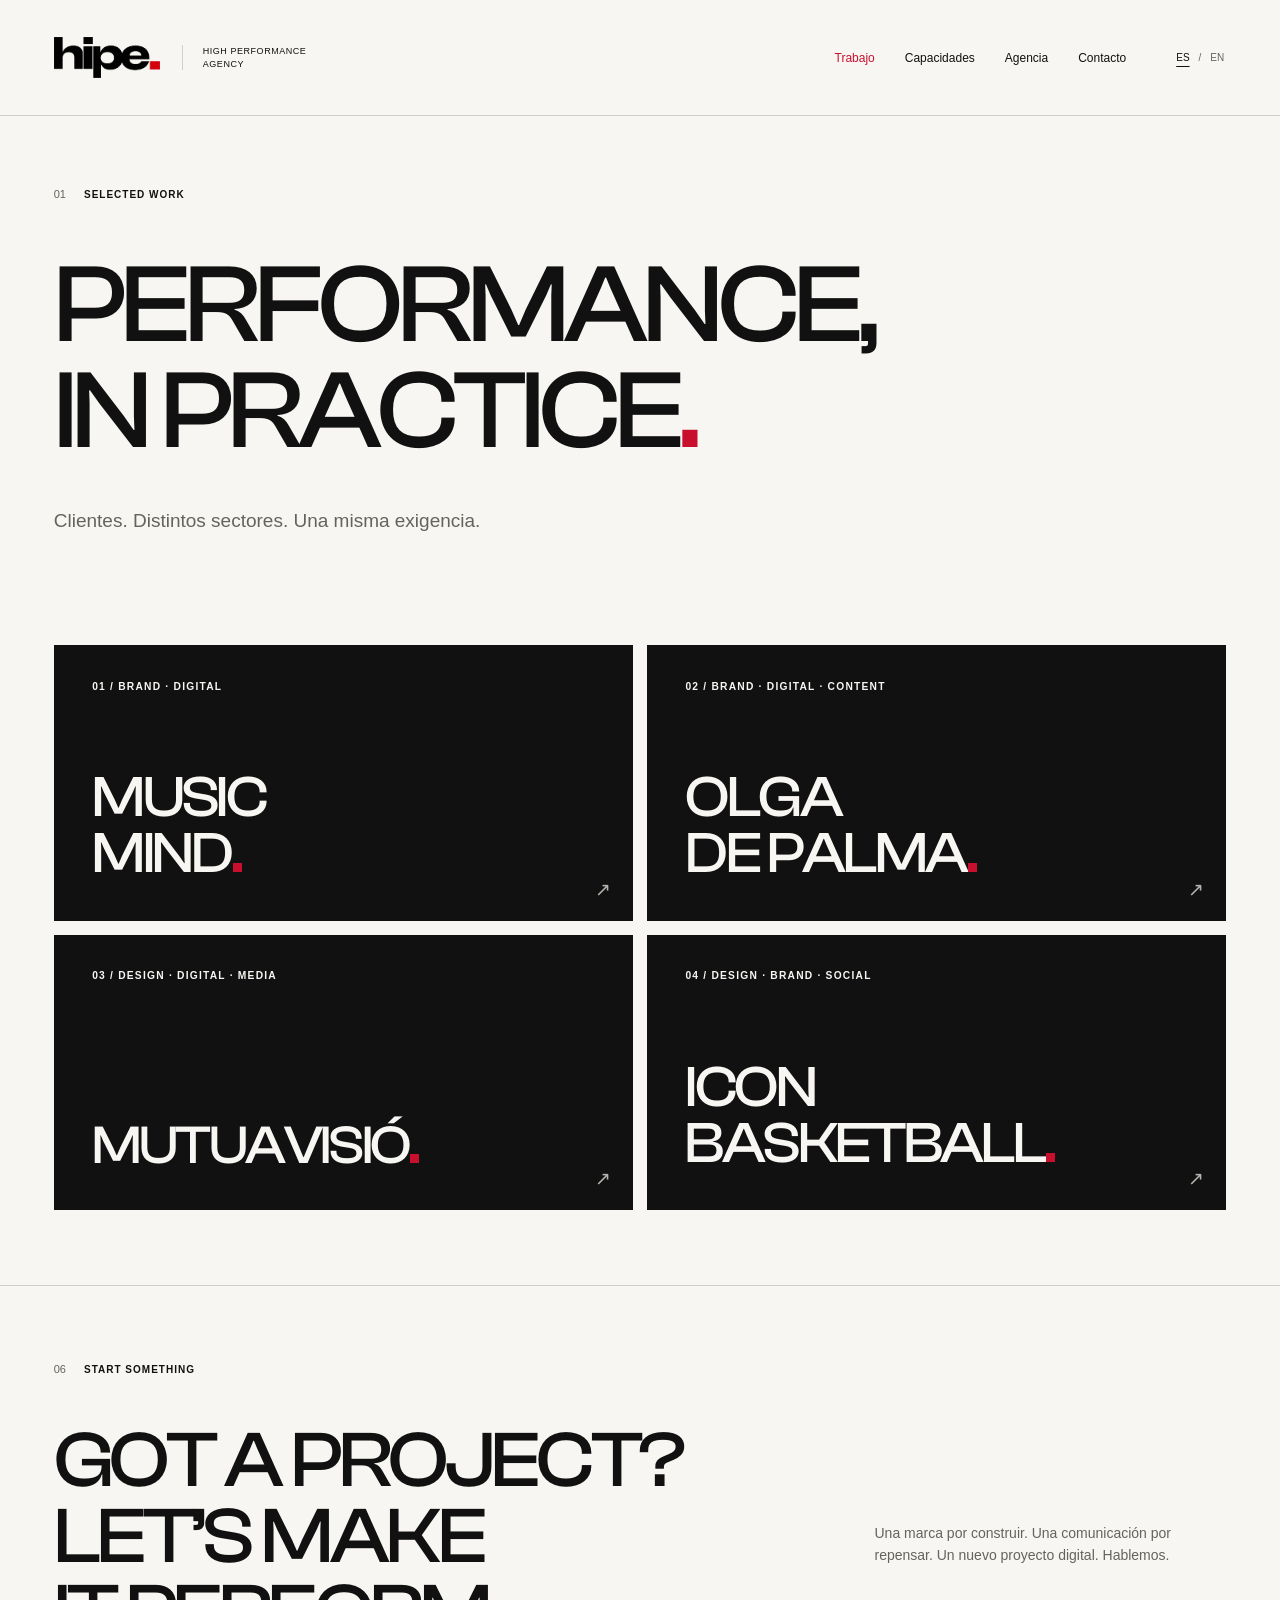
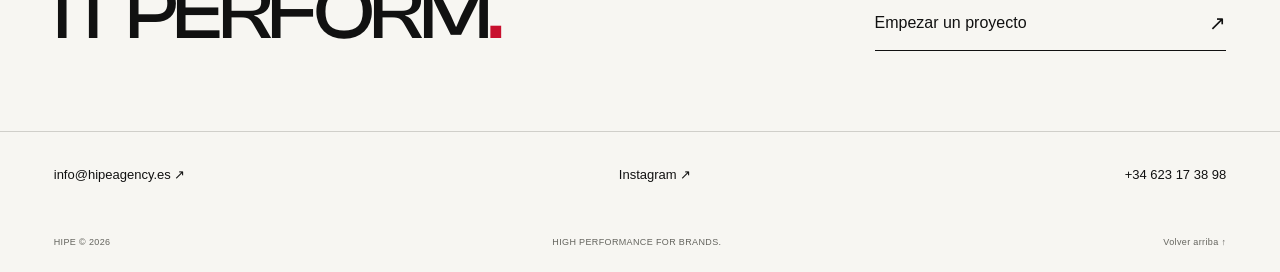
<file: works.html>
<!doctype html>
<html lang="es">
  <head>
    <meta charset="utf-8" />
    <meta name="viewport" content="width=device-width, initial-scale=1" />
    <title>Trabajo y clientes | HIPE Agency</title>
    <meta
      name="description"
      content="Clientes de HIPE: Musicmind, Olga de Palma, Mutuavisió e Icon Basketball. Branding, comunicación y digital con una misma exigencia."
    />
    <meta name="robots" content="index, follow, max-image-preview:large" />
    <link rel="canonical" href="https://www.hipeagency.es/works.html" />
    <meta name="theme-color" content="#f7f6f2" />
    <meta property="og:type" content="website" />
    <meta property="og:site_name" content="HIPE Agency" />
    <meta property="og:locale" content="es_ES" />
    <meta property="og:title" content="Trabajo y clientes | HIPE Agency" />
    <meta
      property="og:description"
      content="Clientes de HIPE: Musicmind, Olga de Palma, Mutuavisió e Icon Basketball. Branding, comunicación y digital con una misma exigencia."
    />
    <meta property="og:url" content="https://www.hipeagency.es/works.html" />
    <meta
      property="og:image"
      content="https://www.hipeagency.es/assets/social/og-work.jpg"
    />
    <meta
      property="og:image:secure_url"
      content="https://www.hipeagency.es/assets/social/og-work.jpg"
    />
    <meta property="og:image:type" content="image/jpeg" />
    <meta property="og:image:width" content="1200" />
    <meta property="og:image:height" content="630" />
    <meta
      property="og:image:alt"
      content="HIPE — Performance, in practice. Trabajo y clientes."
    />
    <meta name="twitter:card" content="summary_large_image" />
    <meta name="twitter:title" content="Trabajo y clientes | HIPE Agency" />
    <meta
      name="twitter:description"
      content="Clientes de HIPE: Musicmind, Olga de Palma, Mutuavisió e Icon Basketball. Branding, comunicación y digital con una misma exigencia."
    />
    <meta
      name="twitter:image"
      content="https://www.hipeagency.es/assets/social/og-work.jpg"
    />
    <meta
      name="twitter:image:alt"
      content="HIPE — Performance, in practice. Trabajo y clientes."
    />
    <link rel="icon" href="favicon.ico" sizes="any" />
    <link
      rel="icon"
      type="image/png"
      sizes="32x32"
      href="assets/icons/favicon-32.png"
    />
    <link
      rel="icon"
      type="image/png"
      sizes="16x16"
      href="assets/icons/favicon-16.png"
    />
    <link
      rel="apple-touch-icon"
      sizes="180x180"
      href="assets/icons/apple-touch-icon.png"
    />
    <link rel="manifest" href="site.webmanifest" />
    <link
      rel="preload"
      href="fonts/ClashDisplay-Medium.otf"
      as="font"
      type="font/otf"
      crossorigin
    />
    <link rel="stylesheet" href="css/performance.css" />
    <script type="application/ld+json">
      {
        "@context": "https://schema.org",
        "@graph": [
          {
            "@type": "Organization",
            "@id": "https://www.hipeagency.es/#organization",
            "name": "HIPE Agency",
            "alternateName": "High Performance Agency",
            "url": "https://www.hipeagency.es/",
            "description": "HIPE significa High Performance Agency. Unimos estrategia, branding, comunicación y digital para construir marcas que rindan a su máximo nivel.",
            "logo": {
              "@type": "ImageObject",
              "url": "https://www.hipeagency.es/assets/brand/hipe-black.png",
              "width": 1060,
              "height": 417
            },
            "email": "info@hipeagency.es",
            "telephone": "+34623173898",
            "sameAs": ["https://www.instagram.com/hipeagency/"]
          },
          {
            "@type": "WebSite",
            "@id": "https://www.hipeagency.es/#website",
            "url": "https://www.hipeagency.es/",
            "name": "HIPE Agency — High Performance Agency",
            "inLanguage": "es",
            "publisher": { "@id": "https://www.hipeagency.es/#organization" }
          },
          {
            "@type": "CollectionPage",
            "@id": "https://www.hipeagency.es/works.html#webpage",
            "url": "https://www.hipeagency.es/works.html",
            "name": "Trabajo y clientes | HIPE Agency",
            "description": "Clientes de HIPE: Musicmind, Olga de Palma, Mutuavisió e Icon Basketball. Branding, comunicación y digital con una misma exigencia.",
            "inLanguage": "es",
            "isPartOf": { "@id": "https://www.hipeagency.es/#website" },
            "about": { "@id": "https://www.hipeagency.es/#organization" },
            "primaryImageOfPage": {
              "@type": "ImageObject",
              "url": "https://www.hipeagency.es/assets/social/og-work.jpg",
              "width": 1200,
              "height": 630
            }
          }
        ]
      }
    </script>
    <script src="js/hipe.js" defer></script>
    <script src="js/performance.js" defer></script>
  </head>
  <body>
    <a class="skip-link" href="#main"
      ><span class="" data-es="Saltar al contenido" data-en="Skip to content"
        >Saltar al contenido</span
      ></a
    >
    <header class="site-header wrap">
      <a
        class="brand"
        href="index.html"
        aria-label="HIPE — High Performance Agency"
        ><img
          class="brand-logo"
          src="assets/brand/hipe-black.webp"
          alt=""
          width="1060"
          height="417"
          decoding="async"
        /><span class="brand-descriptor">HIGH PERFORMANCE<br />AGENCY</span></a
      ><button
        class="menu-toggle"
        type="button"
        aria-controls="navigation"
        aria-expanded="false"
      >
        <span class="" data-es="Menú" data-en="Menu">Menú</span
        ><span aria-hidden="true">+</span>
      </button>
      <nav id="navigation" aria-label="Principal">
        <a href="works.html" aria-current="page"
          ><span class="" data-es="Trabajo" data-en="Work">Trabajo</span></a
        ><a href="index.html#capabilities"
          ><span class="" data-es="Capacidades" data-en="Capabilities"
            >Capacidades</span
          ></a
        ><a href="about.html"
          ><span class="" data-es="Agencia" data-en="Agency">Agencia</span></a
        ><a href="contact.html"
          ><span class="" data-es="Contacto" data-en="Contact"
            >Contacto</span
          ></a
        >
        <div class="languages">
          <button
            class="lang-btn"
            type="button"
            data-lang="es"
            aria-label="Español"
          >
            ES</button
          ><span>/</span
          ><button
            class="lang-btn"
            type="button"
            data-lang="en"
            aria-label="English"
          >
            EN
          </button>
        </div>
      </nav>
    </header>
    <main id="main">
      <section class="wrap page-intro">
        <div class="eyebrow"><span class="index">01</span>SELECTED WORK</div>
        <h1>PERFORMANCE,<br />IN PRACTICE<span class="red">.</span></h1>
        <p
          class=""
          data-es="Clientes. Distintos sectores. Una misma exigencia."
          data-en="Clients. Across sectors. The same standard."
        >
          Clientes. Distintos sectores. Una misma exigencia.
        </p>
      </section>
      <section class="wrap editorial-work client-directory">
        <div class="projects">
          <a
            class="project musicmind client-concept unified-client"
            href="https://musicmind.es/"
            target="_blank"
            rel="noopener noreferrer"
            data-categories="brand digital"
            ><div class="project-art">
              <span class="art-index">01 / Brand · Digital</span>
              <h3 class="art-name">
                MUSIC<br />MIND<span
                  class="square-stop"
                  aria-hidden="true"
                ></span>
              </h3>
              <span class="client-arrow" aria-hidden="true">↗</span>
            </div>
            <span
              class="sr-only"
              data-es="Web del cliente · Nueva pestaña"
              data-en="Client website · New tab"
              >Web del cliente · Nueva pestaña</span
            ></a
          ><a
            class="project olga client-concept unified-client"
            href="https://olgadepalma.com/"
            target="_blank"
            rel="noopener noreferrer"
            data-categories="brand digital content"
            ><div class="project-art">
              <span class="art-index">02 / Brand · Digital · Content</span>
              <h3 class="art-name">
                OLGA<br />DE PALMA<span
                  class="square-stop"
                  aria-hidden="true"
                ></span>
              </h3>
              <span class="client-arrow" aria-hidden="true">↗</span>
            </div>
            <span
              class="sr-only"
              data-es="Web del cliente · Nueva pestaña"
              data-en="Client website · New tab"
              >Web del cliente · Nueva pestaña</span
            ></a
          ><a
            class="project mutua client-concept unified-client"
            href="https://www.mutuavisio.com/"
            target="_blank"
            rel="noopener noreferrer"
            data-categories="brand digital communication"
            ><div class="project-art">
              <span class="art-index">03 / Design · Digital · Media</span>
              <h3 class="art-name">
                MUTUAVISIÓ<span class="square-stop" aria-hidden="true"></span>
              </h3>
              <span class="client-arrow" aria-hidden="true">↗</span>
            </div>
            <span
              class="sr-only"
              data-es="Web del cliente · Nueva pestaña"
              data-en="Client website · New tab"
              >Web del cliente · Nueva pestaña</span
            ></a
          >
          <a
            class="project icon client-concept unified-client"
            href="https://www.instagram.com/icon.basketball/"
            target="_blank"
            rel="noopener noreferrer"
            data-categories="brand communication"
          >
            <div class="project-art">
              <span class="art-index">04 / Design · Brand · Social</span>
              <h3 class="art-name">
                ICON<br />BASKETBALL<span
                  class="square-stop"
                  aria-hidden="true"
                ></span>
              </h3>
              <span class="client-arrow" aria-hidden="true">↗</span>
            </div>
            <span
              class="sr-only"
              data-es="Instagram del cliente · Nueva pestaña"
              data-en="Client Instagram · New tab"
              >Instagram del cliente · Nueva pestaña</span
            ></a
          >
        </div>
      </section>
      <section id="contact" class="contact-band wrap">
        <div class="eyebrow"><span class="index">06</span>START SOMETHING</div>
        <div class="contact-grid">
          <h2>
            GOT A PROJECT?<br />LET’S MAKE<br />IT PERFORM<span class="red"
              >.</span
            >
          </h2>
          <div class="contact-side">
            <p
              class=""
              data-es="Una marca por construir. Una comunicación por repensar. Un nuevo proyecto digital. Hablemos."
              data-en="A brand to build. Communication to rethink. A new digital project. Let’s talk."
            >
              Una marca por construir. Una comunicación por repensar. Un nuevo
              proyecto digital. Hablemos.
            </p>
            <a class="text-link strong-link" href="mailto:info@hipeagency.es"
              ><span
                class=""
                data-es="Empezar un proyecto"
                data-en="Start a project"
                >Empezar un proyecto</span
              ><span aria-hidden="true">↗</span></a
            >
          </div>
        </div>
      </section>
    </main>
    <footer class="site-footer wrap">
      <div class="footer-top">
        <a href="mailto:info@hipeagency.es">info@hipeagency.es ↗</a
        ><a
          href="https://www.instagram.com/hipeagency/"
          target="_blank"
          rel="noopener noreferrer"
          >Instagram ↗</a
        ><a href="https://wa.me/34623173898" target="_blank" rel="noopener noreferrer" aria-label="WhatsApp: +34 623 17 38 98">+34 623 17 38 98</a>
      </div>
      <div class="footer-bottom">
        <span>HIPE © 2026</span><span>HIGH PERFORMANCE FOR BRANDS.</span
        ><a href="#main"
          ><span class="" data-es="Volver arriba ↑" data-en="Back to top ↑"
            >Volver arriba ↑</span
          ></a
        >
      </div>
    </footer>
  </body>
</html>
</file>
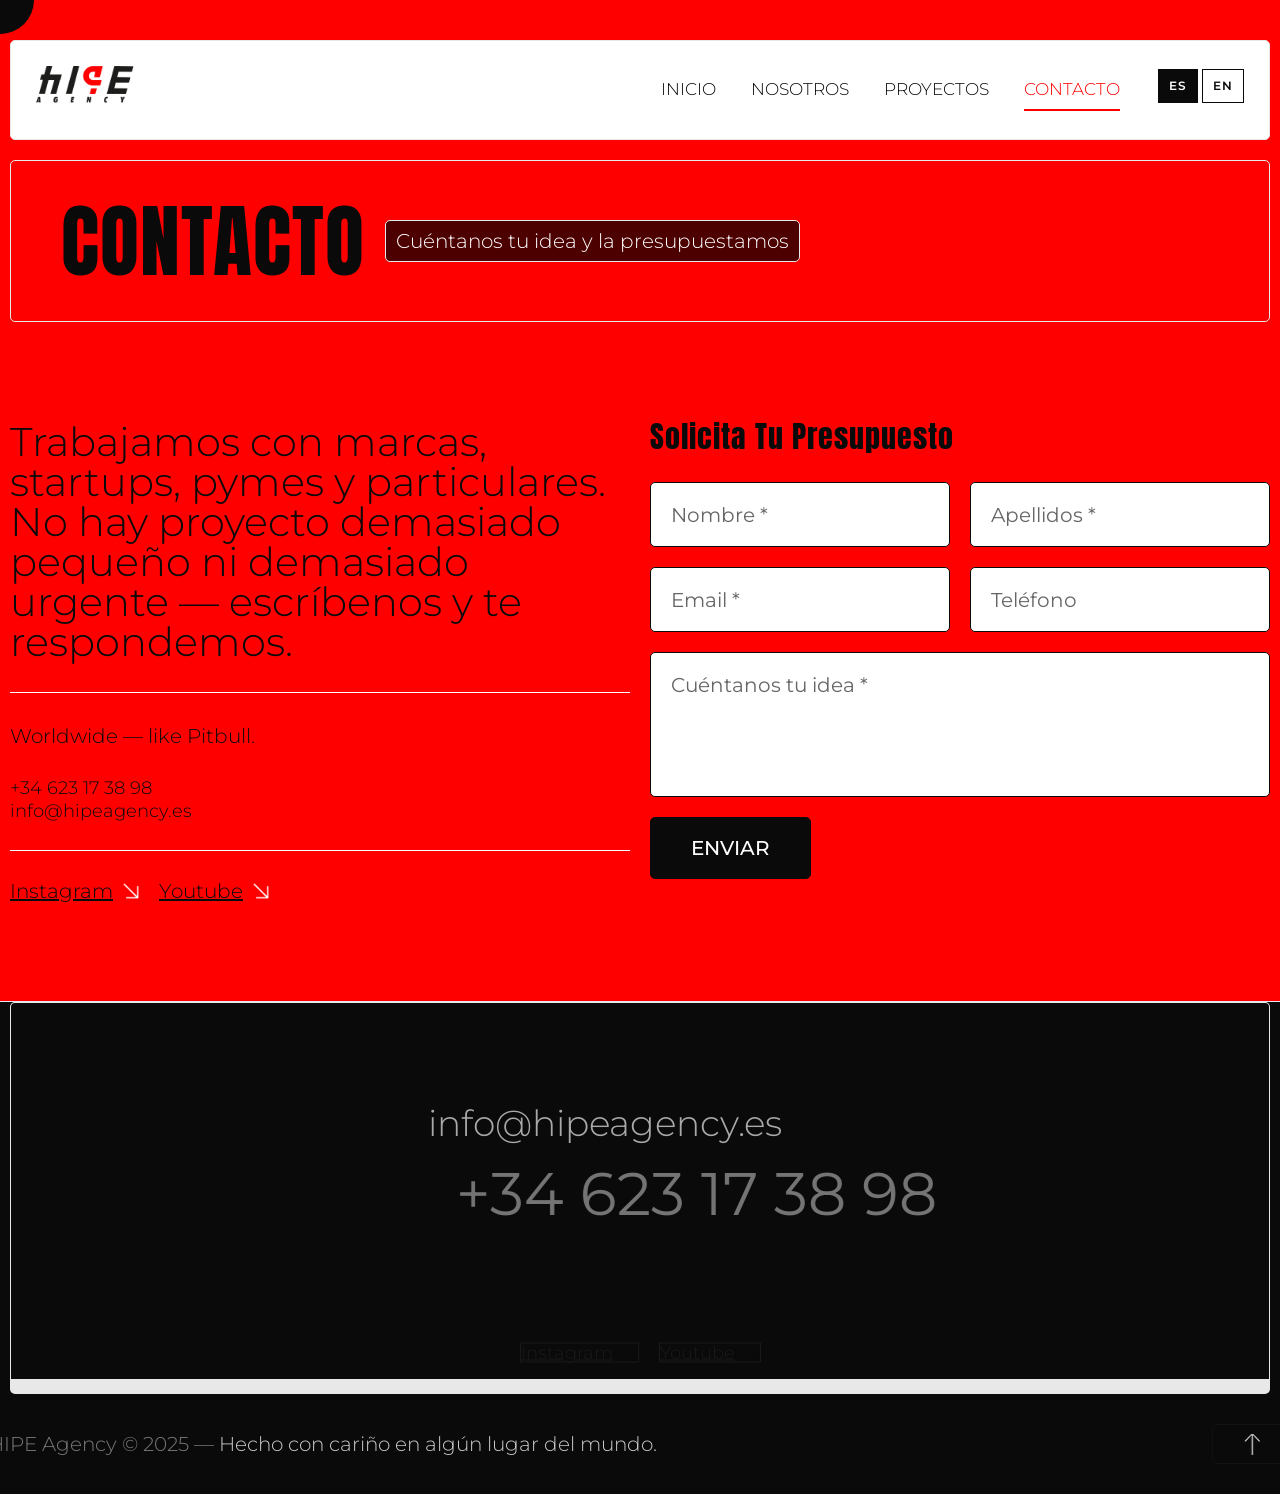
<file: hipeagency/contact.html>
<!DOCTYPE html>
<html lang="es" data-wf-page="667187163156a5df09557ed5">

    <head>

        <meta charset="utf-8" />
        <meta content="width=device-width, initial-scale=1" name="viewport" />

        <title>HIPE Agency — Contacto</title>
        <meta name="description" content="Hablemos. Cuéntanos tu idea y te enviamos un presupuesto a medida." />

        <link href="css/normalize.css" rel="stylesheet" type="text/css" />
        <link href="css/layout.css" rel="stylesheet" type="text/css" />
        <link href="css/style.css" rel="stylesheet" type="text/css" />
        <link href="css/hipe.css" rel="stylesheet" type="text/css" />


        <link href="images/favicon.png" rel="shortcut icon" type="image/x-icon" />
        <link href="images/webclip.png" rel="apple-touch-icon" />

    </head>

    <body>

        <div class="cursor-wrapp">
            <div class="cursor-emmbed w-embed">
                <style>
                    .cursor-wrapp {
                        pointer-events: none;
                    }
                </style>
            </div>
            <div data-w-id="darkyn-cursor" class="cursor">
                <div class="project-cursor-text" data-es="Ver<br />Proyecto" data-en="View<br />Work">
                    Ver<br />
                    Proyecto
                </div>
            </div>
        </div>

        <div class="header">
            <div class="w-layout-blockcontainer main-container w-container">
                <div id="home" data-animation="default" data-collapse="medium" data-duration="400" data-easing="ease" data-easing2="ease" role="banner" class="header-inner w-nav">
                    <a href="index.html" class="logo w-inline-block"><img src="images/Completo-Negro-2048x978.png" alt="HIPE Agency" class="logo-img" /></a>
                    <nav role="navigation" class="main-menu w-nav-menu">
                        <a href="index.html" class="menu-item w-nav-link" data-es="Inicio" data-en="Home">Inicio</a>
                        <a href="about.html" class="menu-item w-nav-link" data-es="Nosotros" data-en="About">Nosotros</a>
                        <a href="works.html" class="menu-item w-nav-link" data-es="Proyectos" data-en="Work">Proyectos</a>
                        <a href="contact.html" aria-current="page" class="menu-item w-nav-link w--current" data-es="Contacto" data-en="Contact">Contacto</a>
                        <span class="lang-switch">
                            <button type="button" class="lang-btn" data-lang="es">ES</button>
                            <button type="button" class="lang-btn" data-lang="en">EN</button>
                        </span>
                    </nav>
                    <div class="menu-button w-nav-button">
                        <div class="icon w-icon-nav-menu"></div>
                    </div>
                </div>
            </div>
        </div>

        <div class="sitemap">
            <div class="w-layout-blockcontainer main-container w-container">
                <div class="inner-sitemap">
                    <h2 data-w-id="darkyn25" style="opacity: 0;" class="sitemap-heading" data-es="contacto" data-en="contact">contacto</h2>
                    <div data-w-id="darkyn26" style="opacity: 0;" class="stemap-text" data-es="Cuéntanos tu idea y la presupuestamos" data-en="Tell us your idea and we'll quote it">Cuéntanos tu idea y la presupuestamos</div>
                </div>
            </div>
        </div>

        <div class="contact-section">
            <div class="w-layout-blockcontainer main-container w-container">
                <div id="darkyn36" class="w-layout-layout contact-stack wf-layout-layout">
                    <div class="w-layout-cell single-cell">
                        <p class="contact-text" data-es="Trabajamos con marcas, startups, pymes y particulares. No hay proyecto demasiado pequeño ni demasiado urgente — escríbenos y te respondemos." data-en="We work with brands, startups, SMEs and individuals. No project is too small or too urgent — write to us and we'll get back to you.">Trabajamos con marcas, startups, pymes y particulares. No hay proyecto demasiado pequeño ni demasiado urgente — escríbenos y te respondemos.</p>
                        <p class="contact-location" data-es="Worldwide — like Pitbull." data-en="Worldwide — like Pitbull.">Worldwide — like Pitbull.</p>
                        <a href="tel:+34623173898" class="contact-link">+34 623 17 38 98</a>
                        <a href="mailto:info@hipeagency.es" class="contact-link contact-last-link">info@hipeagency.es</a>

                        <div class="footer-socials contact-socials">
                            <a data-w-id="darkyn37" href="https://instagram.com/hipeagency" target="_blank" rel="noopener noreferrer" class="social-item w-inline-block">
                                <div class="social-text-2">instagram</div>
                                <img  src="images/arrow3_1arrow3.png" alt="" class="social-arrow-2" />
                            </a>
                            <a data-w-id="darkyn38" href="https://youtube.com" target="_blank" rel="noopener noreferrer" class="social-item w-inline-block">
                                <div class="social-text-2">youtube</div>
                                <img  src="images/arrow3_1arrow3.png" alt="" class="social-arrow-2" />
                            </a>
                        </div>
                    </div>

                    <div class="w-layout-cell single-cell">
                        <h2 class="comtact-main-title contact-title-with-border" data-es="Solicita tu presupuesto" data-en="Request your budget">Solicita tu presupuesto</h2>
                        <div class="contact-form-block w-form">
                            <form  id="email-form2" method="post" action="#">
                                <div id="darkyn30" class="w-layout-layout form-stack wf-layout-layout">
                                    <div id="darkyn31" class="w-layout-cell form-cell">
                                        <input class="input-style w-input" maxlength="256" name="name" data-name="Name" data-es-placeholder="Nombre *" data-en-placeholder="Name *" placeholder="Nombre *" type="text" id="name" required="" />
                                    </div>
                                    <div id="darkyn32" class="w-layout-cell form-cell">
                                        <input class="input-style w-input" maxlength="256" name="Last-Name" data-name="Last Name" data-es-placeholder="Apellidos *" data-en-placeholder="Last Name *" placeholder="Apellidos *" type="text" id="Last-Name" required="" />
                                    </div>
                                    <div id="darkyn33" class="w-layout-cell form-cell">
                                        <input class="input-style w-input" maxlength="256" name="email" data-name="Email" data-es-placeholder="Email *" data-en-placeholder="Email Address *" placeholder="Email *" type="email" id="email" required="" />
                                    </div>
                                    <div id="darkyn34" class="w-layout-cell form-cell">
                                        <input class="input-style w-input" maxlength="256" name="Phone-Number" data-name="Phone Number" data-es-placeholder="Teléfono" data-en-placeholder="Phone Number" placeholder="Teléfono" type="tel" id="Phone-Number" />
                                    </div>
                                    <div id="darkyn35" class="w-layout-cell form-cell">
                                        <input class="input-style textarea w-input" maxlength="256" name="Message" data-name="Message" data-es-placeholder="Cuéntanos tu idea *" data-en-placeholder="Tell us your idea *" placeholder="Cuéntanos tu idea *" type="text" id="Message" required="" />
                                    </div>
                                </div>
                                <input type="submit" data-wait="Please wait..." data-w-id="d6b9384e-cf9a-93e8-1727-42d1ba9d2cf6" class="submit-button w-button" data-es-placeholder="Enviar" data-en-placeholder="Send" value="Enviar" />
                            </form>
                        </div>
                    </div>
                </div>
            </div>
        </div>



        <div class="footer">
            <div class="w-layout-blockcontainer main-container w-container">
                <div class="inner-footer">
                    <a data-w-id="darkyn02" href="mailto:info@hipeagency.es" class="mail-link">info@hipeagency.es</a>
                    <a data-w-id="darkyn03" href="tel:+34623173898" class="phone-link">+34 623 17 38 98</a>
                    <div data-w-id="darkyn04" class="socials">
                        <a href="https://instagram.com/hipeagency" target="_blank" rel="noopener noreferrer" class="social-link w-inline-block">
                            <div class="social-text">instagram</div>
                            <img src="images/arrow-down-right.png"  alt="" class="social-arrow" />
                        </a>
                        <a href="https://youtube.com" target="_blank" rel="noopener noreferrer" class="social-link last-social w-inline-block">
                            <div class="social-text">youtube</div>
                            <img src="images/arrow-down-right.png"  alt="" class="social-arrow" />
                        </a>
                    </div>
                </div>
                <div class="copyright">
                    <div data-w-id="darkyn05" class="copyright-text">
                        HIPE Agency © 2025 — <span data-es="Hecho con cariño en algún lugar del mundo." data-en="Made with love somewhere in the world.">Hecho con cariño en algún lugar del mundo.</span>
                    </div>
                    <div data-w-id="darkyn06" class="right-copyright">
                        <a href="#home" class="backtotop w-inline-block" aria-label="Back to top" title="Back to top"><img  src="images/back-top_1back-top.png" alt="Back to top" /></a>
                    </div>
                </div>
            </div>
        </div>


        <script src="js/jquery.min.js" type="text/javascript"></script>
        <script src="js/plugins.js" type="text/javascript"></script>
        <script src="js/hipe.js" type="text/javascript"></script>


    </body>

</html>
</file>
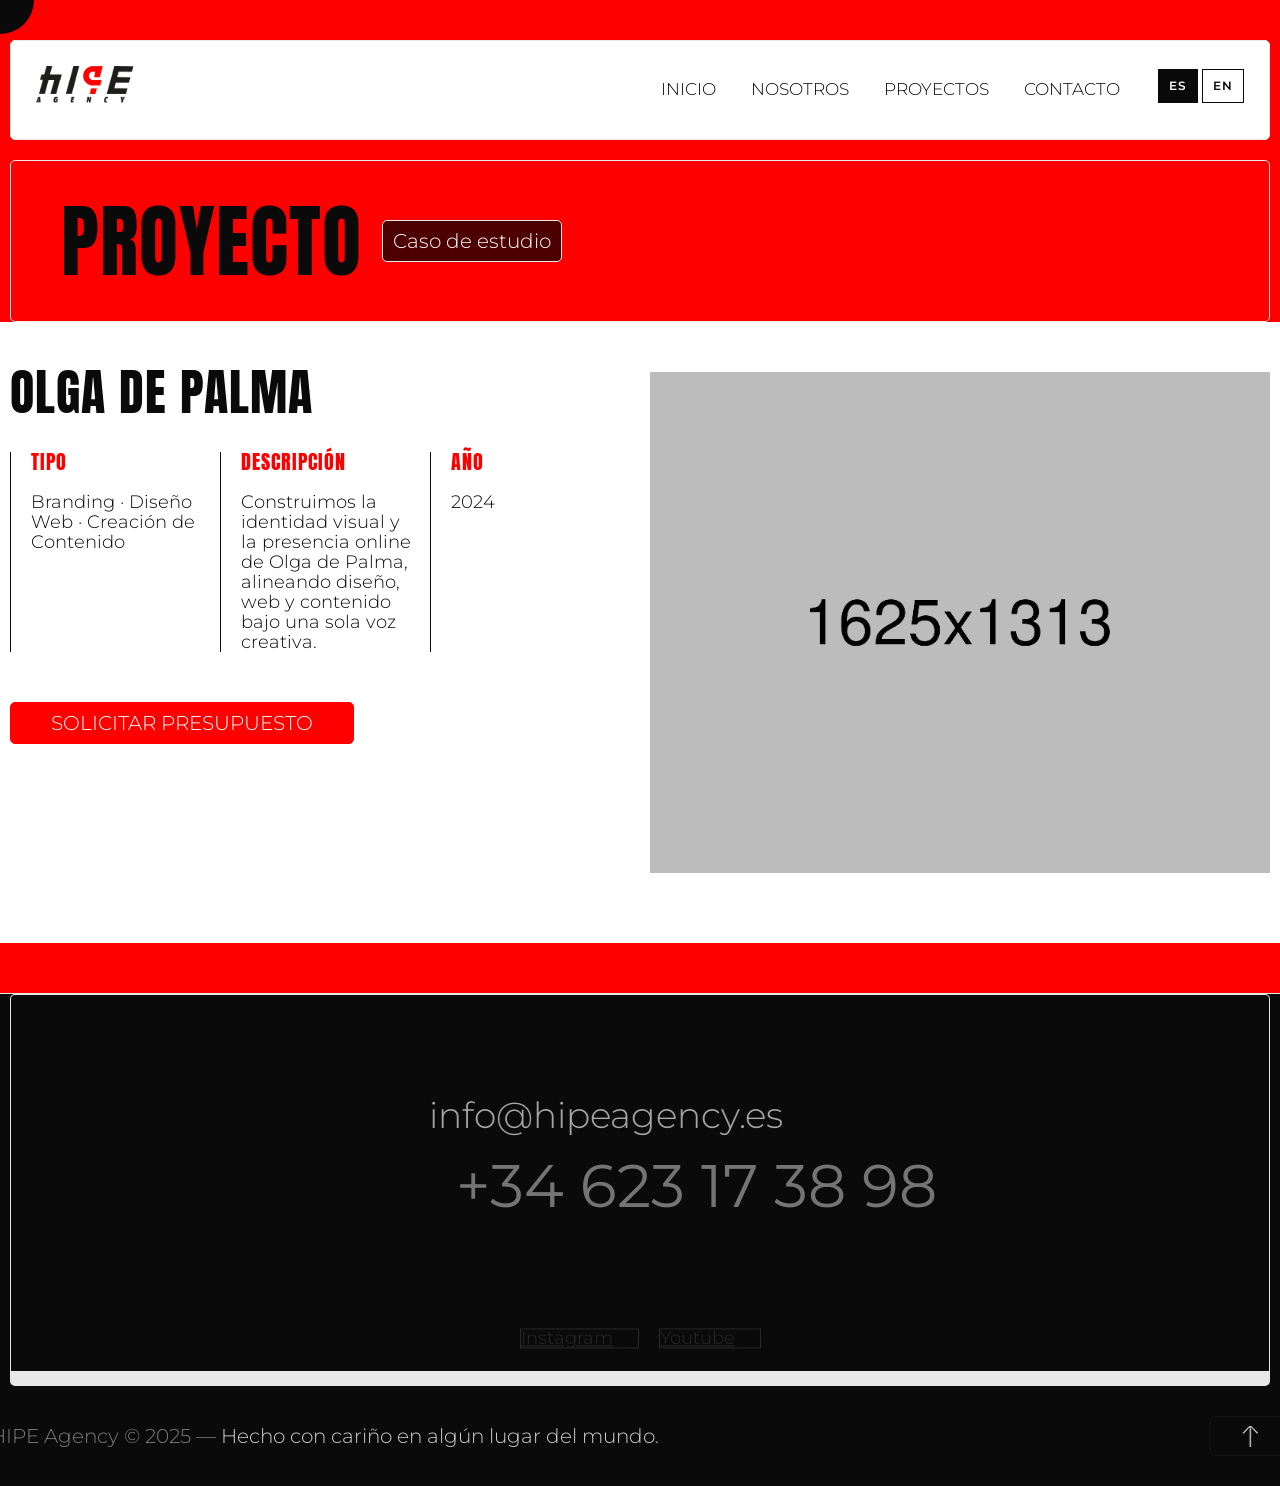
<file: hipeagency/singlework.html>
<!DOCTYPE html>
<html lang="es" data-wf-page="667187163156a5df09557ed5">

    <head>

        <meta charset="utf-8" />
        <meta content="width=device-width, initial-scale=1" name="viewport" />

        <title>HIPE Agency — Proyecto</title>

        <link href="css/normalize.css" rel="stylesheet" type="text/css" />
        <link href="css/layout.css" rel="stylesheet" type="text/css" />
        <link href="css/style.css" rel="stylesheet" type="text/css" />
        <link href="css/hipe.css" rel="stylesheet" type="text/css" />


        <link href="images/favicon.png" rel="shortcut icon" type="image/x-icon" />
        <link href="images/webclip.png" rel="apple-touch-icon" />

    </head>

    <body>

        <div class="cursor-wrapp">
            <div class="cursor-emmbed w-embed">
                <style>
                    .cursor-wrapp {
                        pointer-events: none;
                    }
                </style>
            </div>
            <div data-w-id="darkyn-cursor" class="cursor">
                <div class="project-cursor-text" data-es="Ver<br />Proyecto" data-en="View<br />Work">
                    Ver<br />
                    Proyecto
                </div>
            </div>
        </div>


        <div class="header">
            <div class="w-layout-blockcontainer main-container w-container">
                <div id="home" data-animation="default" data-collapse="medium" data-duration="400" data-easing="ease" data-easing2="ease" role="banner" class="header-inner w-nav">
                    <a href="index.html" class="logo w-inline-block"><img src="images/Completo-Negro-2048x978.png" alt="HIPE Agency" class="logo-img" /></a>
                    <nav role="navigation" class="main-menu w-nav-menu">
                        <a href="index.html" class="menu-item w-nav-link" data-es="Inicio" data-en="Home">Inicio</a>
                        <a href="about.html" class="menu-item w-nav-link" data-es="Nosotros" data-en="About">Nosotros</a>
                        <a href="works.html" class="menu-item w-nav-link" data-es="Proyectos" data-en="Work">Proyectos</a>
                        <a href="contact.html" class="menu-item w-nav-link" data-es="Contacto" data-en="Contact">Contacto</a>
                        <span class="lang-switch">
                            <button type="button" class="lang-btn" data-lang="es">ES</button>
                            <button type="button" class="lang-btn" data-lang="en">EN</button>
                        </span>
                    </nav>
                    <div class="menu-button w-nav-button">
                        <div class="icon w-icon-nav-menu"></div>
                    </div>
                </div>
            </div>
        </div>

        <div class="sitemap">
            <div class="w-layout-blockcontainer main-container w-container">
                <div class="inner-sitemap">
                    <h2 data-w-id="darkyn25" style="opacity: 0;" class="sitemap-heading" data-es="proyecto" data-en="work">proyecto</h2>
                    <div data-w-id="darkyn26" style="opacity: 0;" class="stemap-text" data-es="Caso de estudio" data-en="Case study">Caso de estudio</div>
                </div>
            </div>
        </div>




        <div class="sigle-work-section">
            <div class="w-layout-blockcontainer main-container w-container">
                <div class="single-work-grid">
                    <div class="single-work-left">
                        <h4 class="single-main-title-heading">Olga de Palma</h4>
                        <div class="single-left-grid">
                            <div class="single-left-item">
                                <h5 class="single-detail-heading" data-es="Tipo" data-en="Type">Tipo</h5>
                                <div class="single-details-text" data-es="Branding · Diseño Web · Creación de Contenido" data-en="Branding · Web Design · Content Creation">Branding · Diseño Web · Creación de Contenido</div>
                            </div>
                            <div  class="single-left-item">
                                <h5 class="single-detail-heading" data-es="Descripción" data-en="Description">Descripción</h5>
                                <div class="single-details-text" data-es="Construimos la identidad visual y la presencia online de Olga de Palma, alineando diseño, web y contenido bajo una sola voz creativa." data-en="We built Olga de Palma's visual identity and online presence, aligning design, web and content under a single creative voice.">Construimos la identidad visual y la presencia online de Olga de Palma, alineando diseño, web y contenido bajo una sola voz creativa.</div>
                            </div>
                            <div class="single-left-item">
                                <h5 class="single-detail-heading" data-es="Año" data-en="Year">Año</h5>
                                <div class="single-details-text">2024</div>
                            </div>
                        </div>
                        <a href="contact.html" class="button w-button" data-es="Solicitar presupuesto" data-en="Request a budget">Solicitar presupuesto</a>
                    </div>
                    <div class="single-work-right">
                        <img src="images/post9.jpg" alt="" class="single-main-work-img" />
                    </div>
                </div>
            </div>
        </div>


        <div class="footer">
            <div class="w-layout-blockcontainer main-container w-container">
                <div class="inner-footer">
                    <a data-w-id="darkyn02" href="mailto:info@hipeagency.es" class="mail-link">info@hipeagency.es</a>
                    <a data-w-id="darkyn03" href="tel:+34623173898" class="phone-link">+34 623 17 38 98</a>
                    <div data-w-id="darkyn04" class="socials">
                        <a href="https://instagram.com/hipeagency" target="_blank" rel="noopener noreferrer" class="social-link w-inline-block">
                            <div class="social-text">instagram</div>
                            <img src="images/arrow-down-right.png"  alt="" class="social-arrow" />
                        </a>
                        <a href="https://youtube.com" target="_blank" rel="noopener noreferrer" class="social-link last-social w-inline-block">
                            <div class="social-text">youtube</div>
                            <img src="images/arrow-down-right.png"  alt="" class="social-arrow" />
                        </a>
                    </div>
                </div>
                <div class="copyright">
                    <div data-w-id="darkyn05" class="copyright-text">
                        HIPE Agency © 2025 — <span data-es="Hecho con cariño en algún lugar del mundo." data-en="Made with love somewhere in the world.">Hecho con cariño en algún lugar del mundo.</span>
                    </div>
                    <div data-w-id="darkyn06" class="right-copyright">
                        <a href="#home" class="backtotop w-inline-block" aria-label="Back to top" title="Back to top"><img  src="images/back-top_1back-top.png" alt="Back to top" /></a>
                    </div>
                </div>
            </div>
        </div>


        <script src="js/jquery.min.js" type="text/javascript"></script>
        <script src="js/plugins.js" type="text/javascript"></script>
        <script src="js/hipe.js" type="text/javascript"></script>


    </body>

</html>
</file>
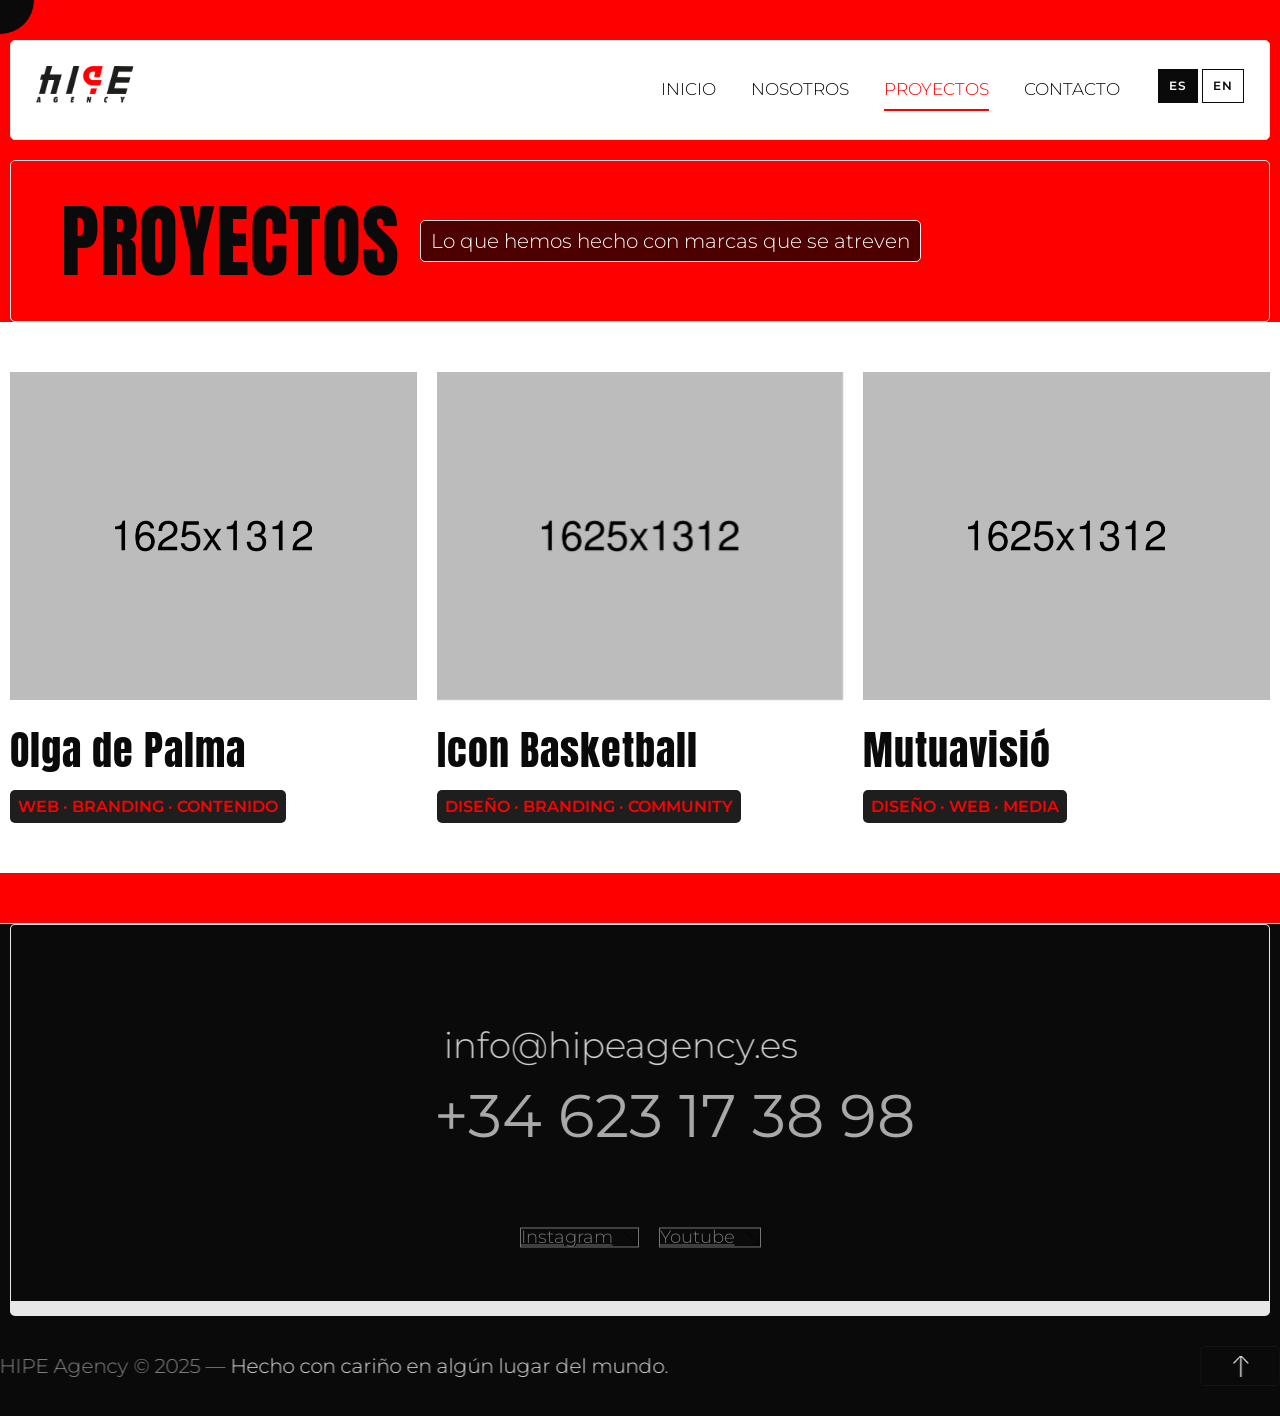
<file: hipeagency/works.html>
<!DOCTYPE html>
<html lang="es" data-wf-page="667187163156a5df09557ed5">

    <head>

        <meta charset="utf-8" />
        <meta content="width=device-width, initial-scale=1" name="viewport" />

        <title>HIPE Agency — Proyectos</title>
        <meta name="description" content="Proyectos de HIPE Agency: branding, web, contenido y campañas para marcas que se atreven." />

        <link href="css/normalize.css" rel="stylesheet" type="text/css" />
        <link href="css/layout.css" rel="stylesheet" type="text/css" />
        <link href="css/style.css" rel="stylesheet" type="text/css" />
        <link href="css/hipe.css" rel="stylesheet" type="text/css" />


        <link href="images/favicon.png" rel="shortcut icon" type="image/x-icon" />
        <link href="images/webclip.png" rel="apple-touch-icon" />

    </head>

    <body>

        <div class="cursor-wrapp">
            <div class="cursor-emmbed w-embed">
                <style>
                    .cursor-wrapp {
                        pointer-events: none;
                    }
                </style>
            </div>
            <div data-w-id="darkyn-cursor" class="cursor">
                <div class="project-cursor-text" data-es="Ver<br />Proyecto" data-en="View<br />Work">
                    Ver<br />
                    Proyecto
                </div>
            </div>
        </div>


        <div class="header">
            <div class="w-layout-blockcontainer main-container w-container">
                <div id="home" data-animation="default" data-collapse="medium" data-duration="400" data-easing="ease" data-easing2="ease" role="banner" class="header-inner w-nav">
                    <a href="index.html" class="logo w-inline-block"><img src="images/Completo-Negro-2048x978.png" alt="HIPE Agency" class="logo-img" /></a>
                    <nav role="navigation" class="main-menu w-nav-menu">
                        <a href="index.html" class="menu-item w-nav-link" data-es="Inicio" data-en="Home">Inicio</a>
                        <a href="about.html" class="menu-item w-nav-link" data-es="Nosotros" data-en="About">Nosotros</a>
                        <a href="works.html" aria-current="page" class="menu-item w-nav-link w--current" data-es="Proyectos" data-en="Work">Proyectos</a>
                        <a href="contact.html" class="menu-item w-nav-link" data-es="Contacto" data-en="Contact">Contacto</a>
                        <span class="lang-switch">
                            <button type="button" class="lang-btn" data-lang="es">ES</button>
                            <button type="button" class="lang-btn" data-lang="en">EN</button>
                        </span>
                    </nav>
                    <div class="menu-button w-nav-button">
                        <div class="icon w-icon-nav-menu"></div>
                    </div>
                </div>
            </div>
        </div>

        <div class="sitemap">
            <div class="w-layout-blockcontainer main-container w-container">
                <div class="inner-sitemap">
                    <h2 data-w-id="darkyn25" style="opacity: 0;" class="sitemap-heading" data-es="proyectos" data-en="work">proyectos</h2>
                    <div data-w-id="darkyn26" style="opacity: 0;" class="stemap-text" data-es="Lo que hemos hecho con marcas que se atreven" data-en="What we've done with brands that dare">Lo que hemos hecho con marcas que se atreven</div>
                </div>
            </div>
        </div>

        <div class="work-section work-page-section">
            <div class="w-layout-blockcontainer main-container w-container">

                <div class="work-wrapper w-dyn-list">
                    <div role="list" class="work-list w-dyn-items">
                        <div role="listitem" class="w-dyn-item">
                            <a
                                data-w-id="darkyn08"
                                style="opacity: 1; transform: translate3d(0px, 0px, 0px) scale3d(1, 1, 1) rotateX(0deg) rotateY(0deg) rotateZ(0deg) skew(0deg, 0deg); transform-style: preserve-3d;"
                                href="singlework.html"
                                class="work-item w-inline-block"
                            >
                                <div class="work-img-wrapp"><img src="images/work7.jpg"  alt="" class="work-img" /></div>
                                <h4 class="heading">Olga de Palma</h4>
                                <div class="work-category" data-es="Web · Branding · Contenido" data-en="Web · Branding · Content">Web · Branding · Contenido</div>
                            </a>
                        </div>
                        <div role="listitem" class="w-dyn-item">
                            <a
                                data-w-id="darkyn08"
                                style="opacity: 1; transform: translate3d(0px, 0px, 0px) scale3d(1, 1, 1) rotateX(0deg) rotateY(0deg) rotateZ(0deg) skew(0deg, 0deg); transform-style: preserve-3d;"
                                href="singlework.html"
                                class="work-item w-inline-block"
                            >
                                <div class="work-img-wrapp"><img src="images/work8.jpg"  alt="" class="work-img" /></div>
                                <h4 class="heading">Icon Basketball</h4>
                                <div class="work-category" data-es="Diseño · Branding · Community" data-en="Design · Branding · Community">Diseño · Branding · Community</div>
                            </a>
                        </div>
                        <div role="listitem" class="w-dyn-item">
                            <a
                                data-w-id="darkyn08"
                                style="opacity: 1; transform: translate3d(0px, 0px, 0px) scale3d(1, 1, 1) rotateX(0deg) rotateY(0deg) rotateZ(0deg) skew(0deg, 0deg); transform-style: preserve-3d;"
                                href="singlework.html"
                                class="work-item w-inline-block"
                            >
                                <div class="work-img-wrapp"><img src="images/work9.jpg"  alt="" class="work-img" /></div>
                                <h4 class="heading">Mutuavisió</h4>
                                <div class="work-category" data-es="Diseño · Web · Media" data-en="Design · Web · Media">Diseño · Web · Media</div>
                            </a>
                        </div>
                    </div>
                </div>

            </div>
        </div>


        <div class="footer">
            <div class="w-layout-blockcontainer main-container w-container">
                <div class="inner-footer">
                    <a data-w-id="darkyn02" href="mailto:info@hipeagency.es" class="mail-link">info@hipeagency.es</a>
                    <a data-w-id="darkyn03" href="tel:+34623173898" class="phone-link">+34 623 17 38 98</a>
                    <div data-w-id="darkyn04" class="socials">
                        <a href="https://instagram.com/hipeagency" target="_blank" rel="noopener noreferrer" class="social-link w-inline-block">
                            <div class="social-text">instagram</div>
                            <img src="images/arrow-down-right.png"  alt="" class="social-arrow" />
                        </a>
                        <a href="https://youtube.com" target="_blank" rel="noopener noreferrer" class="social-link last-social w-inline-block">
                            <div class="social-text">youtube</div>
                            <img src="images/arrow-down-right.png"  alt="" class="social-arrow" />
                        </a>
                    </div>
                </div>
                <div class="copyright">
                    <div data-w-id="darkyn05" class="copyright-text">
                        HIPE Agency © 2025 — <span data-es="Hecho con cariño en algún lugar del mundo." data-en="Made with love somewhere in the world.">Hecho con cariño en algún lugar del mundo.</span>
                    </div>
                    <div data-w-id="darkyn06" class="right-copyright">
                        <a href="#home" class="backtotop w-inline-block" aria-label="Back to top" title="Back to top"><img  src="images/back-top_1back-top.png" alt="Back to top" /></a>
                    </div>
                </div>
            </div>
        </div>


        <script src="js/jquery.min.js" type="text/javascript"></script>
        <script src="js/plugins.js" type="text/javascript"></script>
        <script src="js/hipe.js" type="text/javascript"></script>


    </body>

</html>
</file>
<file: css/performance.css>
@font-face {
  font-family: Clash;
  src: url("../fonts/ClashDisplay-Medium.otf") format("opentype");
  font-weight: 500;
  font-display: swap;
}
@font-face {
  font-family: Clash;
  src: url("../fonts/ClashDisplay-Semibold.otf") format("opentype");
  font-weight: 600;
  font-display: swap;
}
:root {
  --paper: #f5f4ef;
  --ink: #191918;
  --muted: #64645e;
  --red: #c62a1d;
  --line: #d4d3cc;
  --gutter: clamp(22px, 4.2vw, 80px);
}
* {
  box-sizing: border-box;
}
html {
  scroll-behavior: smooth;
  scroll-padding-top: 24px;
}
body {
  margin: 0;
  background: var(--paper);
  color: var(--ink);
  font-family: Arial, Helvetica, sans-serif;
  -webkit-font-smoothing: antialiased;
}
a {
  color: inherit;
  text-decoration: none;
}
button {
  font: inherit;
  color: inherit;
}
button,
a {
  -webkit-tap-highlight-color: transparent;
}
a:focus-visible,
button:focus-visible {
  outline: 2px solid var(--red);
  outline-offset: 6px;
}
::selection {
  background: var(--red);
  color: white;
}
.wrap {
  max-width: 1680px;
  margin-inline: auto;
  padding-inline: var(--gutter);
}
h1,
h2,
h3,
p {
  margin: 0;
}
h1,
h2,
h3 {
  font-family: Clash, Arial, sans-serif;
  font-weight: 500;
}
h1,
h2 {
  letter-spacing: -0.045em;
  line-height: 0.96;
}
p {
  font-size: 16px;
  line-height: 1.6;
  color: var(--muted);
}
.red {
  color: var(--red);
}
.eyebrow {
  display: flex;
  gap: 18px;
  align-items: center;
  font-size: 10px;
  letter-spacing: 0.1em;
  font-weight: 600;
  line-height: 1.5;
}
.index {
  color: var(--muted);
  font-size: 11px;
  font-family: Arial, sans-serif;
  font-weight: 400;
  letter-spacing: 0;
}
.signal {
  height: 7px;
  width: 7px;
  border-radius: 50%;
  background: var(--red);
}
.skip-link {
  position: fixed;
  z-index: 20;
  top: 8px;
  left: 8px;
  padding: 15px;
  background: var(--ink);
  color: white;
  transform: translateY(-160%);
}
.skip-link:focus {
  transform: none;
}
.site-header {
  display: flex;
  align-items: center;
  justify-content: space-between;
  min-height: 116px;
  border-bottom: 1px solid var(--line);
  gap: 25px;
}
.brand {
  display: flex;
  align-items: center;
  gap: 22px;
}
.wordmark {
  font-family: Clash, sans-serif;
  font-size: 57px;
  font-weight: 600;
  line-height: 1;
  letter-spacing: -0.075em;
}
.brand-dot {
  color: var(--red);
}
.brand-descriptor {
  font-size: 9px;
  line-height: 1.4;
  letter-spacing: 0.06em;
  border-left: 1px solid var(--line);
  padding-left: 20px;
}
.site-header nav {
  display: flex;
  align-items: center;
  gap: 30px;
  font-size: 12px;
}
.site-header nav > a {
  padding-block: 12px;
}
.site-header nav > a:hover,
.site-header nav > a[aria-current],
.footer-top a:hover {
  color: var(--red);
}
.languages {
  display: flex;
  align-items: center;
  gap: 7px;
  font-size: 10px;
  color: var(--muted);
  margin-left: 18px;
}
.lang-btn {
  border: 0;
  background: none;
  padding: 8px 2px;
  cursor: pointer;
  color: var(--muted);
  font-size: 10px;
}
.lang-btn.active {
  color: var(--ink);
  text-decoration: underline;
  text-underline-offset: 5px;
}
.menu-toggle {
  display: none;
}
.hero {
  padding-top: 35px;
}
.hero-top {
  display: flex;
  justify-content: space-between;
  gap: 20px;
}
.hero-category {
  font-size: 11px;
  color: var(--muted);
}
.hero-composition {
  display: grid;
  grid-template-columns: minmax(0, 1fr) 240px;
  align-items: end;
  gap: 35px;
  padding-block: 65px 55px;
}
.hero h1 {
  font-size: clamp(68px, 10.8vw, 174px);
  line-height: 0.87;
  letter-spacing: -0.055em;
}
.hero h1 > span {
  display: block;
}
.hero h1 .line-two {
  margin-left: 12%;
}
.hero-aside {
  padding-bottom: 6px;
}
.hero-aside p {
  font-size: 13px;
  max-width: 220px;
  margin-bottom: 42px;
}
.text-link {
  display: flex;
  align-items: center;
  justify-content: space-between;
  gap: 30px;
  border-bottom: 1px solid var(--line);
  padding: 15px 0;
  font-size: 12px;
  transition:
    color 0.18s,
    border-color 0.18s;
}
.text-link > span:last-child {
  font-size: 20px;
  transition: transform 0.18s;
}
.text-link:hover {
  color: var(--red);
  border-color: var(--red);
}
.text-link:hover > span:last-child {
  transform: translate(3px, -3px);
}
.hero-bottom {
  display: flex;
  justify-content: space-between;
  gap: 20px;
  border-top: 1px solid var(--line);
  padding: 23px 0;
  font-size: 9px;
  letter-spacing: 0.07em;
}
.hero-bottom a {
  display: flex;
  gap: 35px;
}
.section {
  padding-block: 105px;
}
.section-heading {
  display: grid;
  grid-template-columns: 1fr 2fr 1fr;
  gap: 30px;
  align-items: start;
  margin-bottom: 45px;
}
.section-heading h2 {
  font-size: clamp(40px, 4.8vw, 78px);
}
.section-heading .text-link {
  align-self: end;
  justify-self: end;
  width: 160px;
}
.work-section {
  padding-bottom: 110px;
}
.projects {
  display: grid;
  grid-template-columns: 1fr 1fr;
  gap: 50px 30px;
}
.project:first-child {
  grid-column: 1/-1;
}
.project-art {
  position: relative;
  aspect-ratio: 1.35;
  overflow: hidden;
  padding: 30px;
  display: flex;
  align-items: center;
  justify-content: center;
  isolation: isolate;
}
.project:first-child .project-art {
  aspect-ratio: 2.05;
}
.art-index {
  position: absolute;
  top: 28px;
  left: 28px;
  font-size: 10px;
  letter-spacing: 0.12em;
}
.art-name {
  font-family: Clash, sans-serif;
  font-weight: 500;
  font-size: clamp(40px, 6vw, 90px);
  letter-spacing: -0.055em;
  line-height: 1;
  max-width: 85%;
  transition: transform 0.4s;
}
.project:first-child .art-name {
  font-size: clamp(60px, 9.3vw, 150px);
}
.olga .project-art {
  background: #dedbd2;
  color: #49473f;
}
.olga .art-name {
  font-family: Georgia, serif;
  font-style: italic;
  font-weight: 400;
}
.mutua .project-art {
  background: #d9e2db;
  color: #30473b;
}
.icon .project-art {
  background: #272c36;
  color: #ede8dd;
}
.icon .art-name {
  text-transform: uppercase;
  max-width: 75%;
}
.placeholder-label {
  position: absolute;
  bottom: 26px;
  left: 28px;
  font-size: 10px;
  letter-spacing: 0.02em;
  padding: 7px 10px;
  border: 1px solid currentColor;
  opacity: 0.8;
}
.project-open {
  position: absolute;
  right: 28px;
  bottom: 28px;
  font-size: 26px;
  transition: transform 0.2s;
}
.project:hover .art-name {
  transform: translateY(-5px);
}
.project:hover .project-open {
  transform: translate(3px, -3px);
}
.project-caption {
  display: flex;
  justify-content: space-between;
  gap: 15px;
  align-items: center;
  padding-top: 18px;
}
.project-caption h3 {
  font-size: 21px;
  letter-spacing: -0.025em;
}
.project-caption > span {
  color: var(--muted);
  font-size: 10px;
}
.meaning {
  display: grid;
  grid-template-columns: 1fr 1fr;
  gap: 12%;
  border-top: 1px solid var(--line);
  border-bottom: 1px solid var(--line);
}
.meaning h2,
.brief h2,
.case-details h2,
.agency-story h2 {
  font-size: clamp(42px, 5vw, 78px);
  margin-top: 40px;
}
.meaning-copy {
  padding-top: 53px;
}
.large-copy {
  font-size: clamp(22px, 2.2vw, 34px);
  line-height: 1.4;
  color: var(--ink);
  letter-spacing: -0.025em;
}
.meaning-copy p + p {
  margin-top: 27px;
  max-width: 390px;
}
.meaning-copy .eyebrow {
  margin-top: 36px;
}
.capability {
  display: grid;
  grid-template-columns: 60px 1.3fr 1fr 24px;
  gap: 20px;
  align-items: start;
  padding: 30px 0;
  border-top: 1px solid var(--line);
}
.capability:last-child {
  border-bottom: 1px solid var(--line);
}
.capability > .index {
  padding-top: 9px;
}
.capability h3 {
  font-size: clamp(24px, 2.6vw, 42px);
  letter-spacing: -0.04em;
}
.cap-intro {
  color: var(--ink);
  font-size: 14px;
}
.cap-scope {
  font-size: 12px;
  margin-top: 7px;
  max-width: 340px;
}
.cap-mark {
  font-size: 22px;
  color: var(--red);
}
.manifesto {
  background: var(--ink);
  color: var(--paper);
  padding-block: 75px;
}
.manifesto .index {
  color: #aaa9a2;
}
.manifesto h2 {
  font-size: clamp(32px, 4.8vw, 75px);
  margin-block: 60px;
}
.manifesto h2 > span {
  color: #aaa9a2;
}
.manifesto-bottom {
  display: flex;
  justify-content: space-between;
  gap: 25px;
  font-size: 10px;
  line-height: 1.5;
  border-top: 1px solid #454540;
  padding-top: 24px;
}
.agency-section {
  display: grid;
  grid-template-columns: 1fr 3fr;
  gap: 30px;
}
.agency-section h2 {
  font-size: clamp(36px, 5.4vw, 85px);
}
.agency-section p {
  max-width: 540px;
  margin-top: 35px;
}
.agency-section .text-link {
  max-width: 180px;
  margin-top: 28px;
}
.contact-band {
  padding-block: 75px 80px;
  border-top: 1px solid var(--line);
}
.contact-grid {
  display: grid;
  grid-template-columns: 2fr 1fr;
  gap: 10%;
  margin-top: 45px;
  align-items: end;
}
.contact-grid h2 {
  font-size: clamp(43px, 6.2vw, 98px);
}
.contact-side p {
  font-size: 14px;
  max-width: 300px;
  margin-bottom: 30px;
}
.strong-link {
  border-color: var(--ink);
  font-size: 16px;
}
.site-footer {
  border-top: 1px solid var(--line);
  padding-top: 35px;
  padding-bottom: 25px;
}
.footer-top {
  display: flex;
  gap: 35px;
  justify-content: space-between;
  font-size: 13px;
}
.footer-bottom {
  display: flex;
  gap: 20px;
  justify-content: space-between;
  padding-top: 55px;
  font-size: 9px;
  letter-spacing: 0.04em;
  color: var(--muted);
}
.page-intro {
  padding-top: 70px;
  padding-bottom: 80px;
}
.page-intro h1 {
  font-size: clamp(48px, 8.7vw, 140px);
  margin-top: 50px;
  overflow-wrap: anywhere;
}
.page-intro > p {
  max-width: 620px;
  font-size: 19px;
  margin-top: 40px;
}
.agency-story,
.brief,
.case-details {
  display: grid;
  grid-template-columns: 1fr 1fr;
  gap: 12%;
  border-top: 1px solid var(--line);
}
.agency-story h2 {
  margin-top: 0;
}
.agency-story p {
  margin-top: 35px;
}
.contact-options {
  display: flex;
  align-items: center;
  gap: 50px;
  margin-top: 40px;
}
.contact-options .text-link {
  max-width: 370px;
  width: 100%;
}
.contact-options > a:last-child {
  font-size: 14px;
}
.brief > div:last-child {
  padding-top: 55px;
}
.case-intro > .text-link {
  max-width: 180px;
  margin-bottom: 55px;
}
.case-intro h1 {
  font-size: clamp(46px, 8vw, 128px);
}
.case-preview .project {
  display: block;
  pointer-events: none;
}
.case-preview .project-art {
  aspect-ratio: 2;
}
.case-preview {
  padding-bottom: 70px;
}
.case-details dl {
  margin-top: 35px;
}
.case-details dt {
  font-size: 10px;
  color: var(--muted);
  margin-top: 24px;
}
.case-details dd {
  margin: 8px 0 0;
  font-size: 14px;
}
.next-project {
  border-top: 1px solid var(--line);
  padding-block: 55px;
}
.next-link {
  display: flex;
  justify-content: space-between;
  align-items: center;
  font-family: Clash, sans-serif;
  font-size: clamp(35px, 5vw, 70px);
  letter-spacing: -0.04em;
  margin-top: 25px;
}
.next-link:hover {
  color: var(--red);
}
.in-view .cap-mark {
  animation: align-in 0.4s both;
}
@keyframes align-in {
  from {
    transform: translate(-8px, 8px);
  }
  to {
    transform: translate(0, 0);
  }
}
@media (min-width: 1800px) {
  .hero h1 {
    font-size: 174px;
  }
}
@media (max-width: 1000px) {
  .site-header nav {
    gap: 19px;
  }
  .brand-descriptor {
    display: none;
  }
  .hero-composition {
    grid-template-columns: minmax(0, 1fr) 190px;
    gap: 20px;
  }
  .hero h1 {
    font-size: 10.5vw;
  }
  .section {
    padding-block: 75px;
  }
  .section-heading {
    grid-template-columns: 1fr 2fr;
  }
  .section-heading > .text-link {
    grid-column: 2;
    justify-self: start;
  }
  .meaning {
    gap: 8%;
  }
  .capability {
    grid-template-columns: 35px 1fr 1fr 20px;
  }
  .project-caption {
    align-items: start;
    flex-direction: column;
    gap: 7px;
  }
}
@media (max-width: 700px) {
  .site-header {
    min-height: 88px;
    position: relative;
    flex-wrap: wrap;
  }
  .wordmark {
    font-size: 48px;
  }
  .brand-descriptor {
    display: block;
    font-size: 8px;
    padding-left: 14px;
  }
  .brand {
    gap: 15px;
  }
  .menu-toggle {
    display: flex;
    gap: 15px;
    align-items: center;
    background: none;
    border: 0;
    padding: 15px 0;
    font-size: 12px;
  }
  .menu-toggle > span:last-child {
    font-size: 21px;
  }
  .site-header nav {
    display: flex;
    width: 100%;
    padding-bottom: 18px;
    flex-wrap: wrap;
    gap: 8px 24px;
  }
  .js .site-header nav {
    display: none;
  }
  .js .site-header nav.is-open {
    display: flex;
  }
  .languages {
    margin-left: auto;
  }
  .hero {
    padding-top: 25px;
  }
  .hero-top {
    align-items: start;
    gap: 25px;
  }
  .hero-top .eyebrow {
    font-size: 8px;
    gap: 8px;
  }
  .hero-category {
    font-size: 9px;
    max-width: 115px;
    text-align: right;
    line-height: 1.5;
  }
  .hero-composition {
    display: block;
    padding-top: 45px;
    padding-bottom: 35px;
  }
  .hero h1 {
    font-size: clamp(54px, 15vw, 104px);
    line-height: 0.91;
  }
  .hero h1 .line-two {
    margin-left: 8%;
  }
  .hero-aside {
    margin-top: 35px;
    display: grid;
    grid-template-columns: 1fr 1fr;
    gap: 0 25px;
  }
  .hero-aside p {
    font-size: 12px;
    max-width: none;
    grid-column: 1/-1;
    margin-bottom: 15px;
    max-width: 280px;
  }
  .hero-aside .text-link {
    font-size: 11px;
    gap: 5px;
  }
  .hero-bottom {
    font-size: 8px;
    line-height: 1.6;
  }
  .hero-bottom > span {
    max-width: 175px;
  }
  .hero-bottom a {
    gap: 10px;
    align-items: center;
  }
  .section {
    padding-block: 60px;
  }
  .section-heading {
    display: flex;
    flex-wrap: wrap;
    gap: 25px;
    justify-content: space-between;
  }
  .section-heading > .eyebrow {
    width: 100%;
  }
  .section-heading h2 {
    font-size: 41px;
  }
  .section-heading .text-link {
    width: 110px;
    font-size: 10px;
  }
  .projects {
    grid-template-columns: 1fr;
    gap: 35px;
  }
  .project:first-child {
    grid-column: auto;
  }
  .project:first-child .project-art,
  .project-art {
    aspect-ratio: 1.2;
    padding: 20px;
  }
  .project:first-child .art-name {
    font-size: 13vw;
  }
  .art-name {
    font-size: 12vw;
  }
  .art-index {
    top: 20px;
    left: 20px;
  }
  .placeholder-label {
    bottom: 20px;
    left: 20px;
    font-size: 9px;
  }
  .project-open {
    bottom: 20px;
    right: 20px;
  }
  .project-caption {
    flex-direction: row;
  }
  .project-caption h3 {
    font-size: 18px;
  }
  .project-caption > span {
    font-size: 9px;
    text-align: right;
    max-width: 150px;
    line-height: 1.5;
  }
  .meaning,
  .agency-section,
  .agency-story,
  .brief,
  .case-details {
    grid-template-columns: 1fr;
    gap: 30px;
  }
  .meaning h2,
  .brief h2,
  .case-details h2 {
    margin-top: 27px;
    font-size: 46px;
  }
  .meaning-copy,
  .brief > div:last-child {
    padding-top: 0;
  }
  .large-copy {
    font-size: 25px;
  }
  .meaning-copy p + p {
    font-size: 14px;
  }
  .capability {
    grid-template-columns: 25px 1fr 20px;
    gap: 12px;
    padding-block: 24px;
  }
  .capability h3 {
    font-size: 30px;
  }
  .capability > div {
    grid-column: 2;
  }
  .cap-mark {
    grid-column: 3;
    grid-row: 1;
  }
  .cap-scope {
    font-size: 11px;
  }
  .manifesto {
    padding-block: 50px;
  }
  .manifesto h2 {
    font-size: clamp(25px, 5.9vw, 42px);
    margin-block: 40px;
  }
  .manifesto-bottom {
    flex-direction: column;
    gap: 15px;
    font-size: 9px;
  }
  .agency-section h2 {
    font-size: 40px;
  }
  .agency-section p {
    margin-top: 25px;
    font-size: 14px;
  }
  .contact-band {
    padding-block: 50px;
  }
  .contact-grid {
    grid-template-columns: 1fr;
    gap: 30px;
    margin-top: 30px;
  }
  .contact-grid h2 {
    font-size: clamp(39px, 10vw, 65px);
  }
  .contact-side p {
    max-width: 350px;
  }
  .contact-side .text-link {
    max-width: 350px;
  }
  .footer-top {
    flex-wrap: wrap;
    gap: 20px;
    font-size: 12px;
  }
  .footer-top > a:first-child {
    width: 100%;
  }
  .footer-bottom {
    flex-wrap: wrap;
    padding-top: 35px;
    font-size: 8px;
  }
  .footer-bottom > span:nth-child(2) {
    order: 3;
    width: 100%;
  }
  .page-intro {
    padding-block: 45px 55px;
  }
  .page-intro h1 {
    margin-top: 35px;
    font-size: clamp(42px, 10.5vw, 73px);
  }
  .page-intro > p {
    font-size: 16px;
    margin-top: 28px;
  }
  .contact-options {
    flex-direction: column;
    align-items: start;
    gap: 25px;
  }
  .case-preview .project-art {
    aspect-ratio: 1.2;
  }
  .case-preview {
    padding-bottom: 50px;
  }
  .case-intro h1 {
    font-size: 12vw;
  }
  .case-details .large-copy {
    font-size: 22px;
  }
}
@media (prefers-reduced-motion: reduce) {
  html {
    scroll-behavior: auto;
  }
  *,
  *::before,
  *::after {
    animation: none !important;
    transition: none !important;
  }
}
@media (max-width: 700px) {
  .section-heading h2 {
    font-size: clamp(34px, 10.5vw, 41px);
  }
}
/* Editorial direction: a compact grid, photographic atmosphere and square punctuation. */
:root {
  --paper: #f7f6f2;
  --ink: #111111;
  --red: #c8102e;
  --line: #d0cfca;
}
.sr-only {
  position: absolute;
  width: 1px;
  height: 1px;
  padding: 0;
  margin: -1px;
  overflow: hidden;
  clip: rect(0, 0, 0, 0);
  white-space: nowrap;
  border: 0;
}
.brand-dot {
  display: inline-block;
  width: 0.14em;
  height: 0.14em;
  background: var(--red);
  margin-left: 0.025em;
  vertical-align: baseline;
}
.square-stop {
  display: inline-block;
  background: var(--red);
  width: 0.17em;
  height: 0.17em;
  margin-left: 0.04em;
}
.editorial-home .site-header {
  min-height: 95px;
}
.editorial-home .wordmark {
  font-size: 49px;
}
.editorial-home .eyebrow {
  font-size: 10px;
  text-transform: uppercase;
  letter-spacing: 0.09em;
}
.editorial-hero {
  display: grid;
  grid-template-columns: minmax(0, 1.8fr) minmax(0, 0.95fr) minmax(0, 0.75fr);
  gap: 24px;
  padding-block: 30px 22px;
  align-items: stretch;
}
.hero-copy {
  display: flex;
  flex-direction: column;
  align-items: start;
  padding-top: 7px;
}
.hero-copy h1 {
  font-family: Clash, Arial, sans-serif;
  font-weight: 600;
  font-size: clamp(55px, 7.65vw, 125px);
  line-height: 0.88;
  letter-spacing: -0.055em;
  margin-top: 38px;
  white-space: nowrap;
}
.discipline-line {
  margin-top: 25px;
  font-size: 9px;
  color: var(--ink);
  letter-spacing: 0.29em;
  white-space: nowrap;
}
.scroll-link {
  display: flex;
  align-items: center;
  gap: 20px;
  font-size: 10px;
  letter-spacing: 0.07em;
  text-transform: uppercase;
  margin-top: auto;
  padding-block: 30px 7px;
  transition: color 0.18s;
}
.scroll-link > span:first-child {
  font-size: 27px;
  font-weight: 400;
}
.scroll-link:hover {
  color: var(--red);
}
.hero-photo {
  position: relative;
  margin: -44px 0 0;
  min-height: 450px;
  background: #dad7d0;
  overflow: hidden;
}
.hero-photo img {
  display: block;
  width: 100%;
  height: 100%;
  position: absolute;
  inset: 0;
  object-fit: cover;
}
.hero-photo figcaption {
  position: absolute;
  right: 16px;
  top: 20px;
  font-size: 8px;
  line-height: 1.6;
  color: #fff;
  letter-spacing: 0.04em;
  max-width: 85px;
  text-align: right;
}
.hero-note {
  border-left: 1px solid var(--line);
  padding-left: 24px;
  margin-block: 30px 38px;
  display: flex;
  flex-direction: column;
  align-items: stretch;
}
.note-index {
  font-size: 16px;
  margin-bottom: 35px;
}
.hero-note p {
  font-size: clamp(12px, 1.12vw, 17px);
  color: var(--ink);
  line-height: 1.45;
  letter-spacing: -0.03em;
}
.hero-note p + p {
  margin-top: 27px;
}
.hero-note .text-link {
  margin-top: auto;
  padding-top: 20px;
  border-bottom: 0;
  border-top: 1px solid var(--line);
  font-size: 9px;
  text-transform: uppercase;
  letter-spacing: 0.07em;
}
.editorial-work {
  border-top: 1px solid var(--line);
  padding-block: 28px 20px;
}
.editorial-section-top {
  display: flex;
  justify-content: space-between;
  align-items: center;
  gap: 25px;
  margin-bottom: 23px;
}
.work-filters {
  display: flex;
  flex-wrap: wrap;
  gap: 0;
  align-items: center;
}
.work-filters button {
  background: transparent;
  border: 0;
  padding: 7px 10px;
  cursor: pointer;
  text-transform: uppercase;
  font-size: 9px;
  letter-spacing: 0.045em;
  color: var(--muted);
}
.work-filters button + button::before {
  content: "/";
  color: #999;
  position: relative;
  left: -10px;
}
.work-filters button[aria-pressed="true"] {
  color: var(--ink);
  text-decoration: underline;
  text-underline-offset: 5px;
}
.work-filters button:hover {
  color: var(--red);
}
.editorial-work .projects {
  display: grid;
  grid-template-columns: repeat(3, minmax(0, 1fr));
  gap: 12px;
}
.editorial-work .project:first-child {
  grid-column: auto;
}
.editorial-work .project-art,
.editorial-work .project:first-child .project-art {
  aspect-ratio: 1.35;
  padding: 20px;
}
.editorial-work .art-name,
.editorial-work .project:first-child .art-name {
  font-size: clamp(31px, 4vw, 62px);
  max-width: 90%;
}
.editorial-work .project-caption {
  display: grid;
  grid-template-columns: 18px 1fr 18px;
  align-items: start;
  gap: 12px;
  padding-top: 14px;
}
.editorial-work .project-caption h3 {
  font-family: Arial, sans-serif;
  font-size: 10px;
  font-weight: 600;
  text-transform: uppercase;
  letter-spacing: 0.07em;
}
.editorial-work .project-caption > div > span {
  display: block;
  font-size: 8px;
  letter-spacing: 0.06em;
  text-transform: uppercase;
  color: var(--muted);
  margin-top: 8px;
  line-height: 1.5;
}
.editorial-work .project-caption .index {
  font-size: 9px;
}
.project-arrow {
  font-size: 20px;
  line-height: 1;
  transition: transform 0.2s;
}
.project:hover .project-arrow {
  transform: translate(2px, -2px);
  color: var(--red);
}
.editorial-work .art-index {
  top: 18px;
  left: 18px;
  font-size: 8px;
}
.editorial-work .placeholder-label {
  font-size: 8px;
  left: 18px;
  bottom: 18px;
  padding: 5px 7px;
}
.editorial-work .icon .art-name {
  max-width: 92%;
}
.project[hidden] {
  display: none !important;
}
.work-end {
  display: flex;
  justify-content: end;
  border-top: 1px solid var(--line);
  margin-top: 26px;
  padding-top: 5px;
}
.work-end .text-link {
  font-size: 9px;
  text-transform: uppercase;
  letter-spacing: 0.05em;
  border: 0;
  gap: 30px;
}
.editorial-approach {
  border-block: 1px solid var(--line);
  display: grid;
  grid-template-columns: minmax(0, 1.65fr) minmax(0, 1fr) minmax(0, 0.8fr);
  gap: 0;
  max-width: 1680px;
  margin-inline: auto;
}
.approach-head {
  padding: 32px 35px 38px var(--gutter);
}
.approach-head h2 {
  font-size: clamp(40px, 5.4vw, 86px);
  margin-top: 28px;
  line-height: 0.93;
}
.approach-copy {
  border-left: 1px solid var(--line);
  padding: 26px 30px;
  margin-block: 45px 30px;
}
.approach-copy .large-copy {
  font-size: clamp(17px, 1.7vw, 26px);
  line-height: 1.4;
}
.approach-copy p + p {
  font-size: 12px;
  line-height: 1.5;
  margin-top: 22px;
}
.approach-copy > .eyebrow {
  font-size: 8px;
  margin-top: 25px;
}
.approach-visual {
  position: relative;
  overflow: hidden;
  min-height: 305px;
  background: #ddd;
}
.approach-visual img {
  width: 100%;
  height: 100%;
  object-fit: cover;
  object-position: 70% 45%;
  position: absolute;
  inset: 0;
}
.visual-caption {
  position: absolute;
  bottom: 20px;
  left: 22px;
  z-index: 2;
  font-size: 8px;
  line-height: 1.4;
  color: #111;
  background: rgba(247, 246, 242, 0.85);
  padding: 12px;
}
.red-panel {
  position: absolute;
  right: 0;
  top: 0;
  width: 18%;
  height: 100%;
  background: var(--red);
  mix-blend-mode: multiply;
}
.editorial-capabilities {
  padding-block: 27px;
  border-bottom: 1px solid var(--line);
}
.capability-cards {
  display: grid;
  grid-template-columns: repeat(5, minmax(0, 1fr));
  gap: 8px;
  margin-top: 20px;
  align-items: start;
}
.capability-card {
  background: #eeede7;
  transition: background 0.2s;
}
.capability-card summary {
  padding: 27px 23px 45px;
  min-height: 230px;
  position: relative;
  list-style: none;
  cursor: pointer;
}
.capability-card summary::-webkit-details-marker {
  display: none;
}
.capability-card summary:focus-visible {
  outline: 2px solid var(--red);
  outline-offset: 3px;
}
.capability-card .index {
  display: block;
  font-size: 10px;
  color: inherit;
  margin-bottom: 14px;
}
.capability-card h3 {
  font-family: Arial, sans-serif;
  font-size: 17px;
  font-weight: 500;
  line-height: 1.1;
  text-transform: uppercase;
  letter-spacing: -0.04em;
  min-height: 38px;
}
.card-scope {
  font-size: 12px;
  line-height: 1.4;
  margin-top: 13px;
}
.card-toggle {
  position: absolute;
  right: 20px;
  bottom: 20px;
  font-size: 20px;
  transition: transform 0.2s;
}
.capability-card[open] .card-toggle {
  transform: rotate(45deg);
}
.card-description {
  padding: 0 23px 26px;
  font-size: 12px;
  line-height: 1.5;
}
.capability-card:first-child {
  background: var(--red);
  color: #fff;
}
.capability-card:first-child p {
  color: #fff;
}
.capability-card:hover {
  background: #e5e3db;
}
.capability-card:first-child:hover {
  background: #ae0924;
}
.editorial-feature {
  padding-block: 25px;
  border-bottom: 1px solid var(--line);
}
.feature-grid {
  display: grid;
  grid-template-columns: 1.2fr 1.5fr 0.65fr;
  gap: 0;
  margin-top: 18px;
  min-height: 215px;
}
.feature-title {
  background: var(--ink);
  color: var(--paper);
  padding: 25px;
  display: flex;
  flex-direction: column;
  justify-content: space-between;
  gap: 30px;
}
.feature-title .eyebrow {
  font-size: 8px;
  letter-spacing: 0.13em;
}
.feature-title h2 {
  font-size: clamp(36px, 4.2vw, 65px);
  line-height: 0.91;
}
.feature-art {
  display: flex;
  position: relative;
  align-items: center;
  justify-content: center;
  background: #dedbd2;
  color: #49473f;
  overflow: hidden;
  padding: 30px;
}
.feature-art > span:first-child {
  font:
    italic clamp(28px, 4vw, 60px)/1 Georgia,
    serif;
  letter-spacing: -0.045em;
  max-width: 75%;
  transform: rotate(-9deg);
}
.feature-art .placeholder-label {
  font-size: 8px;
  bottom: 14px;
  left: 18px;
}
.feature-copy {
  padding: 25px 0 0 28px;
  display: flex;
  flex-direction: column;
}
.feature-copy p {
  font-size: 12px;
  line-height: 1.5;
}
.feature-copy .feature-status {
  font-size: 10px;
  margin-top: 15px;
}
.feature-copy .text-link {
  font-size: 9px;
  text-transform: uppercase;
  letter-spacing: 0.08em;
  margin-top: auto;
  border-bottom: 0;
  border-top: 1px solid var(--line);
}
.editorial-contact {
  display: grid;
  grid-template-columns: 0.75fr 3fr 0.55fr;
  gap: 25px;
  align-items: center;
  padding-block: 40px;
}
.editorial-contact .eyebrow {
  text-transform: none;
  font-size: 11px;
  letter-spacing: 0;
}
.contact-descriptor {
  display: block;
  font-size: 8px;
  line-height: 1.6;
  letter-spacing: 0.08em;
  margin-top: 22px;
}
.editorial-contact h2 {
  font-size: clamp(24px, 3.6vw, 60px);
  white-space: nowrap;
  border-left: 1px solid var(--line);
  padding-left: 20px;
}
.editorial-contact .text-link {
  font-size: 9px;
  letter-spacing: 0.08em;
  text-transform: uppercase;
  border-top: 1px solid var(--line);
  border-bottom: 0;
}
.editorial-home .site-footer {
  padding-top: 22px;
  padding-bottom: 20px;
}
.editorial-home .footer-top {
  font-size: 11px;
}
.editorial-home .footer-bottom {
  padding-top: 25px;
}
@media (min-width: 1680px) {
  .hero-copy h1 {
    font-size: 125px;
  }
}
@media (max-width: 1100px) {
  .editorial-hero {
    grid-template-columns: 1.7fr 1fr;
    gap: 25px;
  }
  .hero-copy h1 {
    font-size: 10.7vw;
  }
  .hero-photo {
    min-height: 400px;
  }
  .hero-note {
    grid-column: 1/-1;
    border-left: 0;
    border-top: 1px solid var(--line);
    padding: 22px 0 0;
    margin: 0;
    display: grid;
    grid-template-columns: 40px 1fr 1fr 130px;
    gap: 20px;
    align-items: start;
  }
  .note-index {
    margin: 0;
  }
  .hero-note p + p {
    margin: 0;
  }
  .hero-note .text-link {
    margin: 0;
    padding: 0 0 10px;
    border-top: 0;
    border-bottom: 1px solid var(--line);
  }
  .discipline-line {
    font-size: 8px;
    letter-spacing: 0.18em;
  }
  .editorial-approach {
    grid-template-columns: 1.6fr 1fr;
  }
  .approach-head h2 {
    font-size: 7vw;
  }
  .approach-copy {
    padding: 15px 25px;
  }
  .approach-visual {
    display: none;
  }
  .capability-card summary {
    padding: 22px 16px 40px;
    min-height: 225px;
  }
  .capability-card h3 {
    font-size: 14px;
  }
  .card-scope {
    font-size: 11px;
  }
  .card-description {
    padding-inline: 16px;
  }
  .editorial-contact {
    grid-template-columns: 1fr 4fr;
  }
  .editorial-contact h2 {
    font-size: 4.2vw;
  }
  .editorial-contact > .text-link {
    grid-column: 2;
    max-width: 150px;
    margin-top: -5px;
  }
  .feature-grid {
    grid-template-columns: 1.2fr 1.3fr 0.75fr;
  }
  .feature-copy {
    padding-left: 20px;
  }
}
@media (max-width: 700px) {
  .editorial-home .site-header {
    min-height: 82px;
  }
  .editorial-home .wordmark {
    font-size: 45px;
  }
  .editorial-hero {
    grid-template-columns: 1fr;
    gap: 22px;
    padding-top: 25px;
  }
  .hero-copy {
    padding-top: 0;
  }
  .hero-copy h1 {
    font-size: clamp(47px, 14.5vw, 98px);
    margin-top: 30px;
    line-height: 0.91;
    white-space: normal;
  }
  .discipline-line {
    font-size: 7px;
    letter-spacing: 0.13em;
    margin-top: 20px;
    line-height: 1.7;
  }
  .scroll-link {
    font-size: 9px;
    padding: 0;
    margin-top: 20px;
    gap: 16px;
  }
  .hero-photo {
    margin: 0;
    min-height: 0;
    aspect-ratio: 1.6;
    width: 100%;
  }
  .hero-photo img {
    object-position: center 65%;
  }
  .hero-photo figcaption {
    font-size: 7px;
    top: 12px;
    right: 12px;
  }
  .hero-note {
    grid-template-columns: 1fr 1fr;
    gap: 20px;
    padding-top: 20px;
  }
  .note-index {
    display: none;
  }
  .hero-note p {
    font-size: 12px;
    line-height: 1.5;
  }
  .hero-note .text-link {
    grid-column: 1/-1;
    font-size: 8px;
    width: 140px;
    padding-bottom: 8px;
  }
  .editorial-section-top {
    align-items: start;
    flex-direction: column;
    gap: 14px;
    margin-bottom: 18px;
  }
  .editorial-home .eyebrow {
    font-size: 9px;
  }
  .work-filters {
    gap: 0;
    width: 100%;
    justify-content: space-between;
  }
  .work-filters button {
    font-size: 7px;
    letter-spacing: 0;
    padding: 8px 4px;
  }
  .work-filters button + button::before {
    left: -5px;
  }
  .editorial-work {
    padding-top: 25px;
  }
  .editorial-work .projects {
    grid-template-columns: 1fr;
    gap: 25px;
  }
  .editorial-work .project-art,
  .editorial-work .project:first-child .project-art {
    aspect-ratio: 1.45;
  }
  .editorial-work .art-name,
  .editorial-work .project:first-child .art-name {
    font-size: 13vw;
  }
  .editorial-work .project-caption {
    grid-template-columns: 18px 1fr 18px;
    gap: 10px;
    padding-top: 12px;
  }
  .editorial-work .project-caption > div > span {
    font-size: 8px;
    text-align: left;
    max-width: none;
  }
  .editorial-work .project-caption h3 {
    font-size: 10px;
  }
  .editorial-work .project-caption .index {
    font-size: 8px;
  }
  .work-end {
    margin-top: 25px;
  }
  .editorial-approach {
    grid-template-columns: 1fr;
  }
  .approach-head {
    padding: 25px var(--gutter) 0;
  }
  .approach-head h2 {
    font-size: clamp(36px, 10.8vw, 64px);
    margin-top: 25px;
  }
  .approach-copy {
    border-left: 0;
    margin: 0;
    padding: 25px var(--gutter) 30px;
  }
  .approach-copy .large-copy {
    font-size: 21px;
    max-width: 400px;
  }
  .approach-copy p + p {
    max-width: 350px;
    margin-top: 16px;
  }
  .approach-copy > .eyebrow {
    margin-top: 20px;
    font-size: 8px;
  }
  .capability-cards {
    grid-template-columns: 1fr 1fr;
    gap: 8px;
  }
  .capability-card:last-child {
    grid-column: 1/-1;
  }
  .capability-card summary {
    min-height: 220px;
    padding: 22px 18px 40px;
  }
  .capability-card h3 {
    font-size: 16px;
    min-height: 35px;
  }
  .capability-card:last-child summary {
    min-height: 200px;
  }
  .card-scope {
    font-size: 11px;
  }
  .capability-card .index {
    font-size: 9px;
  }
  .card-description {
    padding: 0 18px 24px;
  }
  .feature-grid {
    grid-template-columns: 1fr 1fr;
    min-height: 0;
  }
  .feature-title {
    padding: 20px;
    min-height: 190px;
    gap: 25px;
  }
  .feature-title h2 {
    font-size: clamp(24px, 7.4vw, 43px);
  }
  .feature-title .eyebrow {
    font-size: 7px;
  }
  .feature-art {
    padding: 18px;
  }
  .feature-art > span:first-child {
    font-size: 8vw;
    max-width: 90%;
  }
  .feature-art .placeholder-label {
    left: 9px;
    right: 9px;
    bottom: 12px;
    font-size: 7px;
    padding: 5px;
  }
  .feature-copy {
    grid-column: 1/-1;
    padding: 20px 0 0;
    display: grid;
    grid-template-columns: 1fr 1fr;
    gap: 8px 20px;
  }
  .feature-copy p {
    font-size: 11px;
  }
  .feature-copy .feature-status {
    font-size: 9px;
    margin: 0;
    grid-column: 1;
  }
  .feature-copy .text-link {
    grid-column: 2;
    grid-row: 1/3;
    align-self: end;
    font-size: 8px;
    gap: 10px;
  }
  .editorial-contact {
    grid-template-columns: 1fr;
    gap: 22px;
    padding-block: 30px;
  }
  .editorial-contact > div {
    display: flex;
    justify-content: space-between;
    gap: 25px;
    align-items: start;
  }
  .editorial-contact .eyebrow {
    font-size: 10px;
    gap: 12px;
  }
  .contact-descriptor {
    margin-top: 0;
    font-size: 7px;
  }
  .editorial-contact h2 {
    font-size: clamp(23px, 7.2vw, 46px);
    white-space: normal;
    border-left: 0;
    padding-left: 0;
  }
  .editorial-contact > .text-link {
    grid-column: 1;
    max-width: 160px;
    font-size: 9px;
    margin-top: 0;
  }
  .editorial-home .site-footer {
    padding-top: 22px;
  }
  .editorial-home .footer-top {
    font-size: 10px;
  }
  .editorial-home .footer-top > a:first-child {
    width: auto;
  }
  .editorial-home .footer-bottom {
    font-size: 8px;
  }
}
/* One HIPE typographic system for every client. */
.editorial-work .projects {
  grid-template-columns: repeat(2, minmax(0, 1fr));
  gap: 14px;
}
.editorial-work .unified-client .project-art,
.editorial-work .unified-client:first-child .project-art {
  background: var(--ink);
  color: var(--paper);
  aspect-ratio: 2.1;
  padding: clamp(24px, 3vw, 48px);
  display: flex;
  align-items: end;
  justify-content: start;
}
.unified-client .project-art::before,
.unified-client .project-art::after {
  content: none;
}
.editorial-work .unified-client .art-index {
  position: absolute;
  top: clamp(24px, 2.8vw, 44px);
  left: clamp(24px, 3vw, 48px);
  font-size: clamp(8px, 0.8vw, 12px);
  letter-spacing: 0.12em;
  font-weight: 600;
  text-transform: uppercase;
}
.editorial-work .unified-client .art-name,
.editorial-work .unified-client:first-child .art-name {
  font-family: Clash, Arial, sans-serif;
  font-style: normal;
  font-weight: 500;
  text-transform: uppercase;
  font-size: clamp(32px, 4.55vw, 72px);
  letter-spacing: -0.045em;
  line-height: 0.96;
  max-width: 100%;
  margin: 0;
}
.editorial-work .unified-client.mutua .art-name {
  font-size: clamp(30px, 4.25vw, 65px);
}
.unified-client .square-stop {
  width: 0.16em;
  height: 0.16em;
  margin-left: 0.025em;
}
.client-arrow {
  position: absolute;
  right: 22px;
  bottom: 20px;
  font-size: 19px;
  color: #b4b3ad;
  transition:
    transform 0.2s,
    color 0.2s;
}
a.unified-client:hover .art-name {
  transform: translateY(-3px);
}
a.unified-client:hover .client-arrow {
  color: var(--paper);
  transform: translate(2px, -2px);
}
article.unified-client {
  cursor: default;
}
article.unified-client:hover .art-name {
  transform: none;
}
.client-directory {
  padding-bottom: 75px;
  border-top: 0;
}
@media (max-width: 700px) {
  .editorial-work .projects {
    grid-template-columns: 1fr;
    gap: 12px;
  }
  .editorial-work .unified-client .project-art,
  .editorial-work .unified-client:first-child .project-art {
    aspect-ratio: 1.9;
    padding: 26px;
  }
  .editorial-work .unified-client .art-index {
    top: 24px;
    left: 26px;
    font-size: 8px;
    letter-spacing: 0.1em;
  }
  .editorial-work .unified-client .art-name,
  .editorial-work .unified-client:first-child .art-name {
    font-size: clamp(35px, 10.6vw, 65px);
  }
  .editorial-work .unified-client.mutua .art-name {
    font-size: clamp(32px, 9.8vw, 62px);
  }
  .client-arrow {
    right: 16px;
    bottom: 15px;
    font-size: 16px;
  }
}
.brand-logo {
  display: block;
  width: 106px;
  height: auto;
}
.editorial-home .brand-logo {
  width: 100px;
}
@media (max-width: 700px) {
  .brand-logo,
  .editorial-home .brand-logo {
    width: 90px;
  }
}
</file>
<file: hipeagency/css/layout.css>
@font-face {
  font-family: 'webflow-icons';
  src: url("[data-uri]") format('truetype');
  font-weight: normal;
  font-style: normal;
}
[class^="w-icon-"],
[class*=" w-icon-"] {
  /* use !important to prevent issues with browser extensions that change fonts */
  font-family: 'webflow-icons' !important;
  speak: none;
  font-style: normal;
  font-weight: normal;
  font-variant: normal;
  text-transform: none;
  line-height: 1;
  /* Better Font Rendering =========== */
  -webkit-font-smoothing: antialiased;
  -moz-osx-font-smoothing: grayscale;
}
.w-icon-slider-right:before {
  content: "\e600";
}
.w-icon-slider-left:before {
  content: "\e601";
}
.w-icon-nav-menu:before {
  content: "\e602";
}
.w-icon-arrow-down:before,
.w-icon-dropdown-toggle:before {
  content: "\e603";
}
.w-icon-file-upload-remove:before {
  content: "\e900";
}
.w-icon-file-upload-icon:before {
  content: "\e903";
}
* {
  -webkit-box-sizing: border-box;
  -moz-box-sizing: border-box;
  box-sizing: border-box;
}
html {
  height: 100%;
}
body {
  margin: 0;
  min-height: 100%;
  background-color: #fff;
  font-family: Arial, sans-serif;
  font-size: 14px;
  line-height: 20px;
  color: #333;
}
img {
  max-width: 100%;
  vertical-align: middle;
  display: inline-block;
}
html.w-mod-touch * {
  background-attachment: scroll !important;
}
.w-block {
  display: block;
}
.w-inline-block {
  max-width: 100%;
  display: inline-block;
}
.w-clearfix:before,
.w-clearfix:after {
  content: " ";
  display: table;
  grid-column-start: 1;
  grid-row-start: 1;
  grid-column-end: 2;
  grid-row-end: 2;
}
.w-clearfix:after {
  clear: both;
}
.w-hidden {
  display: none;
}
.w-button {
  display: inline-block;
  padding: 9px 15px;
  background-color: #3898EC;
  color: white;
  border: 0;
  line-height: inherit;
  text-decoration: none;
  cursor: pointer;
  border-radius: 0;
}
input.w-button {
  -webkit-appearance: button;
}
html[data-w-dynpage] [data-w-cloak] {
  color: transparent !important;
}
.w-code-block {
  margin: unset;
}
pre.w-code-block code {
  all: inherit;
}
.w-optimization {
  display: contents;
}
.w-webflow-badge,
.w-webflow-badge * {
  position: static;
  left: auto;
  top: auto;
  right: auto;
  bottom: auto;
  z-index: auto;
  display: block;
  visibility: visible;
  overflow: visible;
  overflow-x: visible;
  overflow-y: visible;
  box-sizing: border-box;
  width: auto;
  height: auto;
  max-height: none;
  max-width: none;
  min-height: 0;
  min-width: 0;
  margin: 0;
  padding: 0;
  float: none;
  clear: none;
  border: 0 none transparent;
  border-radius: 0;
  background: none;
  background-image: none;
  background-position: 0% 0%;
  background-size: auto auto;
  background-repeat: repeat;
  background-origin: padding-box;
  background-clip: border-box;
  background-attachment: scroll;
  background-color: transparent;
  box-shadow: none;
  opacity: 1;
  transform: none;
  transition: none;
  direction: ltr;
  font-family: inherit;
  font-weight: inherit;
  color: inherit;
  font-size: inherit;
  line-height: inherit;
  font-style: inherit;
  font-variant: inherit;
  text-align: inherit;
  letter-spacing: inherit;
  text-decoration: inherit;
  text-indent: 0;
  text-transform: inherit;
  list-style-type: disc;
  text-shadow: none;
  font-smoothing: auto;
  vertical-align: baseline;
  cursor: inherit;
  white-space: inherit;
  word-break: normal;
  word-spacing: normal;
  word-wrap: normal;
}
.w-webflow-badge {
  position: fixed !important;
  display: inline-block !important;
  visibility: visible !important;
  z-index: 2147483647 !important;
  top: auto !important;
  right: 12px !important;
  bottom: 12px !important;
  left: auto !important;
  color: #aaadb0 !important;
  background-color: #fff !important;
  border-radius: 3px !important;
  padding: 6px !important;
  font-size: 12px !important;
  opacity: 1 !important;
  line-height: 14px !important;
  text-decoration: none !important;
  transform: none !important;
  margin: 0 !important;
  width: auto !important;
  height: auto !important;
  overflow: visible !important;
  white-space: nowrap;
  box-shadow: 0 0 0 1px rgba(0, 0, 0, 0.1), 0px 1px 3px rgba(0, 0, 0, 0.1);
  cursor: pointer;
}
.w-webflow-badge > img {
  display: inline-block !important;
  visibility: visible !important;
  opacity: 1 !important;
  vertical-align: middle !important;
}
h1,
h2,
h3,
h4,
h5,
h6 {
  font-weight: bold;
  margin-bottom: 10px;
}
h1 {
  font-size: 38px;
  line-height: 44px;
  margin-top: 20px;
}
h2 {
  font-size: 32px;
  line-height: 36px;
  margin-top: 20px;
}
h3 {
  font-size: 24px;
  line-height: 30px;
  margin-top: 20px;
}
h4 {
  font-size: 18px;
  line-height: 24px;
  margin-top: 10px;
}
h5 {
  font-size: 14px;
  line-height: 20px;
  margin-top: 10px;
}
h6 {
  font-size: 12px;
  line-height: 18px;
  margin-top: 10px;
}
p {
  margin-top: 0;
  margin-bottom: 10px;
}
blockquote {
  margin: 0 0 10px 0;
  padding: 10px 20px;
  border-left: 5px solid #E2E2E2;
  font-size: 18px;
  line-height: 22px;
}
figure {
  margin: 0;
  margin-bottom: 10px;
}
figcaption {
  margin-top: 5px;
  text-align: center;
}
ul,
ol {
  margin-top: 0px;
  margin-bottom: 10px;
  padding-left: 40px;
}
.w-list-unstyled {
  padding-left: 0;
  list-style: none;
}
.w-embed:before,
.w-embed:after {
  content: " ";
  display: table;
  grid-column-start: 1;
  grid-row-start: 1;
  grid-column-end: 2;
  grid-row-end: 2;
}
.w-embed:after {
  clear: both;
}
.w-video {
  width: 100%;
  position: relative;
  padding: 0;
}
.w-video iframe,
.w-video object,
.w-video embed {
  position: absolute;
  top: 0;
  left: 0;
  width: 100%;
  height: 100%;
  border: none;
}
fieldset {
  padding: 0;
  margin: 0;
  border: 0;
}
button,
[type='button'],
[type='reset'] {
  border: 0;
  cursor: pointer;
  -webkit-appearance: button;
}
.w-form {
  margin: 0 0 15px;
}
.w-form-done {
  display: none;
  padding: 20px;
  text-align: center;
  background-color: #dddddd;
}
.w-form-fail {
  display: none;
  margin-top: 10px;
  padding: 10px;
  background-color: #ffdede;
}
label {
  display: block;
  margin-bottom: 5px;
  font-weight: bold;
}
.w-input,
.w-select {
  display: block;
  width: 100%;
  height: 38px;
  padding: 8px 12px;
  margin-bottom: 10px;
  font-size: 14px;
  line-height: 1.42857143;
  color: #333333;
  vertical-align: middle;
  background-color: #ffffff;
  border: 1px solid #cccccc;
}
.w-input::placeholder,
.w-select::placeholder {
  color: #999;
}
.w-input:focus,
.w-select:focus {
  border-color: #3898EC;
  outline: 0;
}
.w-input[disabled],
.w-select[disabled],
.w-input[readonly],
.w-select[readonly],
fieldset[disabled] .w-input,
fieldset[disabled] .w-select {
  cursor: not-allowed;
}
.w-input[disabled]:not(.w-input-disabled),
.w-select[disabled]:not(.w-input-disabled),
.w-input[readonly],
.w-select[readonly],
fieldset[disabled]:not(.w-input-disabled) .w-input,
fieldset[disabled]:not(.w-input-disabled) .w-select {
  background-color: #eeeeee;
}
textarea.w-input,
textarea.w-select {
  height: auto;
}
.w-select {
  background-color: #f3f3f3;
}
.w-select[multiple] {
  height: auto;
}
.w-form-label {
  display: inline-block;
  cursor: pointer;
  font-weight: normal;
  margin-bottom: 0px;
}
.w-radio {
  display: block;
  margin-bottom: 5px;
  padding-left: 20px;
}
.w-radio:before,
.w-radio:after {
  content: " ";
  display: table;
  grid-column-start: 1;
  grid-row-start: 1;
  grid-column-end: 2;
  grid-row-end: 2;
}
.w-radio:after {
  clear: both;
}
.w-radio-input {
  margin: 4px 0 0;
  line-height: normal;
  float: left;
  margin-left: -20px;
}
.w-radio-input {
  margin-top: 3px;
}
.w-file-upload {
  display: block;
  margin-bottom: 10px;
}
.w-file-upload-input {
  width: 0.1px;
  height: 0.1px;
  opacity: 0;
  overflow: hidden;
  position: absolute;
  z-index: -100;
}
.w-file-upload-default,
.w-file-upload-uploading,
.w-file-upload-success {
  display: inline-block;
  color: #333333;
}
.w-file-upload-error {
  display: block;
  margin-top: 10px;
}
.w-file-upload-default.w-hidden,
.w-file-upload-uploading.w-hidden,
.w-file-upload-error.w-hidden,
.w-file-upload-success.w-hidden {
  display: none;
}
.w-file-upload-uploading-btn {
  display: flex;
  font-size: 14px;
  font-weight: normal;
  cursor: pointer;
  margin: 0;
  padding: 8px 12px;
  border: 1px solid #cccccc;
  background-color: #fafafa;
}
.w-file-upload-file {
  display: flex;
  flex-grow: 1;
  justify-content: space-between;
  margin: 0;
  padding: 8px 9px 8px 11px;
  border: 1px solid #cccccc;
  background-color: #fafafa;
}
.w-file-upload-file-name {
  font-size: 14px;
  font-weight: normal;
  display: block;
}
.w-file-remove-link {
  margin-top: 3px;
  margin-left: 10px;
  width: auto;
  height: auto;
  padding: 3px;
  display: block;
  cursor: pointer;
}
.w-icon-file-upload-remove {
  margin: auto;
  font-size: 10px;
}
.w-file-upload-error-msg {
  display: inline-block;
  color: #ea384c;
  padding: 2px 0;
}
.w-file-upload-info {
  display: inline-block;
  line-height: 38px;
  padding: 0 12px;
}
.w-file-upload-label {
  display: inline-block;
  font-size: 14px;
  font-weight: normal;
  cursor: pointer;
  margin: 0;
  padding: 8px 12px;
  border: 1px solid #cccccc;
  background-color: #fafafa;
}
.w-icon-file-upload-icon,
.w-icon-file-upload-uploading {
  display: inline-block;
  margin-right: 8px;
  width: 20px;
}
.w-icon-file-upload-uploading {
  height: 20px;
}
.w-container {
  margin-left: auto;
  margin-right: auto;
  max-width: 940px;
}
.w-container:before,
.w-container:after {
  content: " ";
  display: table;
  grid-column-start: 1;
  grid-row-start: 1;
  grid-column-end: 2;
  grid-row-end: 2;
}
.w-container:after {
  clear: both;
}
.w-container .w-row {
  margin-left: -10px;
  margin-right: -10px;
}
.w-row:before,
.w-row:after {
  content: " ";
  display: table;
  grid-column-start: 1;
  grid-row-start: 1;
  grid-column-end: 2;
  grid-row-end: 2;
}
.w-row:after {
  clear: both;
}
.w-row .w-row {
  margin-left: 0;
  margin-right: 0;
}
.w-col {
  position: relative;
  float: left;
  width: 100%;
  min-height: 1px;
  padding-left: 10px;
  padding-right: 10px;
}
.w-col .w-col {
  padding-left: 0;
  padding-right: 0;
}
.w-col-1 {
  width: 8.33333333%;
}
.w-col-2 {
  width: 16.66666667%;
}
.w-col-3 {
  width: 25%;
}
.w-col-4 {
  width: 33.33333333%;
}
.w-col-5 {
  width: 41.66666667%;
}
.w-col-6 {
  width: 50%;
}
.w-col-7 {
  width: 58.33333333%;
}
.w-col-8 {
  width: 66.66666667%;
}
.w-col-9 {
  width: 75%;
}
.w-col-10 {
  width: 83.33333333%;
}
.w-col-11 {
  width: 91.66666667%;
}
.w-col-12 {
  width: 100%;
}
.w-hidden-main {
  display: none !important;
}
@media screen and (max-width: 991px) {
  .w-container {
    max-width: 728px;
  }
  .w-hidden-main {
    display: inherit !important;
  }
  .w-hidden-medium {
    display: none !important;
  }
  .w-col-medium-1 {
    width: 8.33333333%;
  }
  .w-col-medium-2 {
    width: 16.66666667%;
  }
  .w-col-medium-3 {
    width: 25%;
  }
  .w-col-medium-4 {
    width: 33.33333333%;
  }
  .w-col-medium-5 {
    width: 41.66666667%;
  }
  .w-col-medium-6 {
    width: 50%;
  }
  .w-col-medium-7 {
    width: 58.33333333%;
  }
  .w-col-medium-8 {
    width: 66.66666667%;
  }
  .w-col-medium-9 {
    width: 75%;
  }
  .w-col-medium-10 {
    width: 83.33333333%;
  }
  .w-col-medium-11 {
    width: 91.66666667%;
  }
  .w-col-medium-12 {
    width: 100%;
  }
  .w-col-stack {
    width: 100%;
    left: auto;
    right: auto;
  }
}
@media screen and (max-width: 767px) {
  .w-hidden-main {
    display: inherit !important;
  }
  .w-hidden-medium {
    display: inherit !important;
  }
  .w-hidden-small {
    display: none !important;
  }
  .w-row,
  .w-container .w-row {
    margin-left: 0;
    margin-right: 0;
  }
  .w-col {
    width: 100%;
    left: auto;
    right: auto;
  }
  .w-col-small-1 {
    width: 8.33333333%;
  }
  .w-col-small-2 {
    width: 16.66666667%;
  }
  .w-col-small-3 {
    width: 25%;
  }
  .w-col-small-4 {
    width: 33.33333333%;
  }
  .w-col-small-5 {
    width: 41.66666667%;
  }
  .w-col-small-6 {
    width: 50%;
  }
  .w-col-small-7 {
    width: 58.33333333%;
  }
  .w-col-small-8 {
    width: 66.66666667%;
  }
  .w-col-small-9 {
    width: 75%;
  }
  .w-col-small-10 {
    width: 83.33333333%;
  }
  .w-col-small-11 {
    width: 91.66666667%;
  }
  .w-col-small-12 {
    width: 100%;
  }
}
@media screen and (max-width: 479px) {
  .w-container {
    max-width: none;
  }
  .w-hidden-main {
    display: inherit !important;
  }
  .w-hidden-medium {
    display: inherit !important;
  }
  .w-hidden-small {
    display: inherit !important;
  }
  .w-hidden-tiny {
    display: none !important;
  }
  .w-col {
    width: 100%;
  }
  .w-col-tiny-1 {
    width: 8.33333333%;
  }
  .w-col-tiny-2 {
    width: 16.66666667%;
  }
  .w-col-tiny-3 {
    width: 25%;
  }
  .w-col-tiny-4 {
    width: 33.33333333%;
  }
  .w-col-tiny-5 {
    width: 41.66666667%;
  }
  .w-col-tiny-6 {
    width: 50%;
  }
  .w-col-tiny-7 {
    width: 58.33333333%;
  }
  .w-col-tiny-8 {
    width: 66.66666667%;
  }
  .w-col-tiny-9 {
    width: 75%;
  }
  .w-col-tiny-10 {
    width: 83.33333333%;
  }
  .w-col-tiny-11 {
    width: 91.66666667%;
  }
  .w-col-tiny-12 {
    width: 100%;
  }
}
.w-widget {
  position: relative;
}
.w-widget-map {
  width: 100%;
  height: 400px;
}
.w-widget-map label {
  width: auto;
  display: inline;
}
.w-widget-map img {
  max-width: inherit;
}
.w-widget-map .gm-style-iw {
  text-align: center;
}
.w-widget-map .gm-style-iw > button {
  display: none !important;
}
.w-widget-twitter {
  overflow: hidden;
}
.w-widget-twitter-count-shim {
  display: inline-block;
  vertical-align: top;
  position: relative;
  width: 28px;
  height: 20px;
  text-align: center;
  background: white;
  border: #758696 solid 1px;
  border-radius: 3px;
}
.w-widget-twitter-count-shim * {
  pointer-events: none;
  user-select: none;
}
.w-widget-twitter-count-shim .w-widget-twitter-count-inner {
  position: relative;
  font-size: 15px;
  line-height: 12px;
  text-align: center;
  color: #999;
  font-family: serif;
}
.w-widget-twitter-count-shim .w-widget-twitter-count-clear {
  position: relative;
  display: block;
}
.w-widget-twitter-count-shim.w--large {
  width: 36px;
  height: 28px;
}
.w-widget-twitter-count-shim.w--large .w-widget-twitter-count-inner {
  font-size: 18px;
  line-height: 18px;
}
.w-widget-twitter-count-shim:not(.w--vertical) {
  margin-left: 5px;
  margin-right: 8px;
}
.w-widget-twitter-count-shim:not(.w--vertical).w--large {
  margin-left: 6px;
}
.w-widget-twitter-count-shim:not(.w--vertical):before,
.w-widget-twitter-count-shim:not(.w--vertical):after {
  top: 50%;
  left: 0;
  border: solid transparent;
  content: ' ';
  height: 0;
  width: 0;
  position: absolute;
  pointer-events: none;
}
.w-widget-twitter-count-shim:not(.w--vertical):before {
  border-color: rgba(117, 134, 150, 0);
  border-right-color: #5d6c7b;
  border-width: 4px;
  margin-left: -9px;
  margin-top: -4px;
}
.w-widget-twitter-count-shim:not(.w--vertical).w--large:before {
  border-width: 5px;
  margin-left: -10px;
  margin-top: -5px;
}
.w-widget-twitter-count-shim:not(.w--vertical):after {
  border-color: rgba(255, 255, 255, 0);
  border-right-color: white;
  border-width: 4px;
  margin-left: -8px;
  margin-top: -4px;
}
.w-widget-twitter-count-shim:not(.w--vertical).w--large:after {
  border-width: 5px;
  margin-left: -9px;
  margin-top: -5px;
}
.w-widget-twitter-count-shim.w--vertical {
  width: 61px;
  height: 33px;
  margin-bottom: 8px;
}
.w-widget-twitter-count-shim.w--vertical:before,
.w-widget-twitter-count-shim.w--vertical:after {
  top: 100%;
  left: 50%;
  border: solid transparent;
  content: ' ';
  height: 0;
  width: 0;
  position: absolute;
  pointer-events: none;
}
.w-widget-twitter-count-shim.w--vertical:before {
  border-color: rgba(117, 134, 150, 0);
  border-top-color: #5d6c7b;
  border-width: 5px;
  margin-left: -5px;
}
.w-widget-twitter-count-shim.w--vertical:after {
  border-color: rgba(255, 255, 255, 0);
  border-top-color: white;
  border-width: 4px;
  margin-left: -4px;
}
.w-widget-twitter-count-shim.w--vertical .w-widget-twitter-count-inner {
  font-size: 18px;
  line-height: 22px;
}
.w-widget-twitter-count-shim.w--vertical.w--large {
  width: 76px;
}
.w-background-video {
  position: relative;
  overflow: hidden;
  height: 500px;
  color: white;
}
.w-background-video > video {
  background-size: cover;
  background-position: 50% 50%;
  position: absolute;
  margin: auto;
  width: 100%;
  height: 100%;
  right: -100%;
  bottom: -100%;
  top: -100%;
  left: -100%;
  object-fit: cover;
  z-index: -100;
}
.w-background-video > video::-webkit-media-controls-start-playback-button {
  display: none !important;
  -webkit-appearance: none;
}
.w-background-video--control {
  position: absolute;
  bottom: 1em;
  right: 1em;
  background-color: transparent;
  padding: 0;
}
.w-background-video--control > [hidden] {
  display: none !important;
}
.w-slider {
  position: relative;
  height: 300px;
  text-align: center;
  background: #dddddd;
  clear: both;
  -webkit-tap-highlight-color: rgba(0, 0, 0, 0);
  tap-highlight-color: rgba(0, 0, 0, 0);
}
.w-slider-mask {
  position: relative;
  display: block;
  overflow: hidden;
  z-index: 1;
  left: 0;
  right: 0;
  height: 100%;
  white-space: nowrap;
}
.w-slide {
  position: relative;
  display: inline-block;
  vertical-align: top;
  width: 100%;
  height: 100%;
  white-space: normal;
  text-align: left;
}
.w-slider-nav {
  position: absolute;
  z-index: 2;
  top: auto;
  right: 0;
  bottom: 0;
  left: 0;
  margin: auto;
  padding-top: 10px;
  height: 40px;
  text-align: center;
  -webkit-tap-highlight-color: rgba(0, 0, 0, 0);
  tap-highlight-color: rgba(0, 0, 0, 0);
}
.w-slider-nav.w-round > div {
  border-radius: 100%;
}
.w-slider-nav.w-num > div {
  width: auto;
  height: auto;
  padding: 0.2em 0.5em;
  font-size: inherit;
  line-height: inherit;
}
.w-slider-nav.w-shadow > div {
  box-shadow: 0 0 3px rgba(51, 51, 51, 0.4);
}
.w-slider-nav-invert {
  color: #fff;
}
.w-slider-nav-invert > div {
  background-color: rgba(34, 34, 34, 0.4);
}
.w-slider-nav-invert > div.w-active {
  background-color: #222;
}
.w-slider-dot {
  position: relative;
  display: inline-block;
  width: 1em;
  height: 1em;
  background-color: rgba(255, 255, 255, 0.4);
  cursor: pointer;
  margin: 0 3px 0.5em;
  transition: background-color 100ms, color 100ms;
}
.w-slider-dot.w-active {
  background-color: #fff;
}
.w-slider-dot:focus {
  outline: none;
  box-shadow: 0px 0px 0px 2px #fff;
}
.w-slider-dot:focus.w-active {
  box-shadow: none;
}
.w-slider-arrow-left,
.w-slider-arrow-right {
  position: absolute;
  width: 80px;
  top: 0;
  right: 0;
  bottom: 0;
  left: 0;
  margin: auto;
  cursor: pointer;
  overflow: hidden;
  color: white;
  font-size: 40px;
  -webkit-tap-highlight-color: rgba(0, 0, 0, 0);
  tap-highlight-color: rgba(0, 0, 0, 0);
  user-select: none;
}
.w-slider-arrow-left [class^='w-icon-'],
.w-slider-arrow-right [class^='w-icon-'],
.w-slider-arrow-left [class*=' w-icon-'],
.w-slider-arrow-right [class*=' w-icon-'] {
  position: absolute;
}
.w-slider-arrow-left:focus,
.w-slider-arrow-right:focus {
  outline: 0;
}
.w-slider-arrow-left {
  z-index: 3;
  right: auto;
}
.w-slider-arrow-right {
  z-index: 4;
  left: auto;
}
.w-icon-slider-left,
.w-icon-slider-right {
  top: 0;
  right: 0;
  bottom: 0;
  left: 0;
  margin: auto;
  width: 1em;
  height: 1em;
}
.w-slider-aria-label {
  border: 0;
  clip: rect(0 0 0 0);
  height: 1px;
  margin: -1px;
  overflow: hidden;
  padding: 0;
  position: absolute;
  width: 1px;
}
.w-slider-force-show {
  display: block !important;
}
.w-dropdown {
  display: inline-block;
  position: relative;
  text-align: left;
  margin-left: auto;
  margin-right: auto;
  z-index: 900;
}
.w-dropdown-btn,
.w-dropdown-toggle,
.w-dropdown-link {
  position: relative;
  vertical-align: top;
  text-decoration: none;
  color: #222222;
  padding: 20px;
  text-align: left;
  margin-left: auto;
  margin-right: auto;
  white-space: nowrap;
}
.w-dropdown-toggle {
  user-select: none;
  display: inline-block;
  cursor: pointer;
  padding-right: 40px;
}
.w-dropdown-toggle:focus {
  outline: 0;
}
.w-icon-dropdown-toggle {
  position: absolute;
  top: 0;
  right: 0;
  bottom: 0;
  margin: auto;
  margin-right: 20px;
  width: 1em;
  height: 1em;
}
.w-dropdown-list {
  position: absolute;
  background: #dddddd;
  display: none;
  min-width: 100%;
}
.w-dropdown-list.w--open {
  display: block;
}
.w-dropdown-link {
  padding: 10px 20px;
  display: block;
  color: #222222;
}
.w-dropdown-link.w--current {
  color: #0082f3;
}
.w-dropdown-link:focus {
  outline: 0;
}
@media screen and (max-width: 767px) {
  .w-nav-brand {
    padding-left: 10px;
  }
}
/**
 * ## Note
 * Safari (on both iOS and OS X) does not handle viewport units (vh, vw) well.
 * For example percentage units do not work on descendants of elements that
 * have any dimensions expressed in viewport units. It also doesn’t handle them at
 * all in `calc()`.
 */
/**
 * Wrapper around all lightbox elements
 *
 * 1. Since the lightbox can receive focus, IE also gives it an outline.
 * 2. Fixes flickering on Chrome when a transition is in progress
 *    underneath the lightbox.
 */
.w-lightbox-backdrop {
  cursor: auto;
  font-style: normal;
  letter-spacing: normal;
  list-style: disc;
  text-indent: 0;
  text-shadow: none;
  text-transform: none;
  visibility: visible;
  white-space: normal;
  word-break: normal;
  word-spacing: normal;
  word-wrap: normal;
  position: fixed;
  top: 0;
  right: 0;
  bottom: 0;
  left: 0;
  color: #fff;
  font-family: "Helvetica Neue", Helvetica, Ubuntu, "Segoe UI", Verdana, sans-serif;
  font-size: 17px;
  line-height: 1.2;
  font-weight: 300;
  text-align: center;
  background: rgba(0, 0, 0, 0.9);
  z-index: 2000;
  outline: 0;
  /* 1 */
  opacity: 0;
  -webkit-user-select: none;
  -moz-user-select: none;
  -webkit-tap-highlight-color: transparent;
  -webkit-transform: translate(0, 0);
  /* 2 */
}
/**
 * Neat trick to bind the rubberband effect to our canvas instead of the whole
 * document on iOS. It also prevents a bug that causes the document underneath to scroll.
 */
.w-lightbox-backdrop,
.w-lightbox-container {
  height: 100%;
  overflow: auto;
  -webkit-overflow-scrolling: touch;
}
.w-lightbox-content {
  position: relative;
  height: 100vh;
  overflow: hidden;
}
.w-lightbox-view {
  position: absolute;
  width: 100vw;
  height: 100vh;
  opacity: 0;
}
.w-lightbox-view:before {
  content: "";
  height: 100vh;
}
/* .w-lightbox-content */
.w-lightbox-group,
.w-lightbox-group .w-lightbox-view,
.w-lightbox-group .w-lightbox-view:before {
  height: 86vh;
}
.w-lightbox-frame,
.w-lightbox-view:before {
  display: inline-block;
  vertical-align: middle;
}
/*
 * 1. Remove default margin set by user-agent on the <figure> element.
 */
.w-lightbox-figure {
  position: relative;
  margin: 0;
  /* 1 */
}
.w-lightbox-group .w-lightbox-figure {
  cursor: pointer;
}
/**
 * IE adds image dimensions as width and height attributes on the IMG tag,
 * but we need both width and height to be set to auto to enable scaling.
 */
.w-lightbox-img {
  width: auto;
  height: auto;
  max-width: none;
}
/**
 * 1. Reset if style is set by user on "All Images"
 */
.w-lightbox-image {
  display: block;
  float: none;
  /* 1 */
  max-width: 100vw;
  max-height: 100vh;
}
.w-lightbox-group .w-lightbox-image {
  max-height: 86vh;
}
.w-lightbox-caption {
  position: absolute;
  right: 0;
  bottom: 0;
  left: 0;
  padding: 0.5em 1em;
  background: rgba(0, 0, 0, 0.4);
  text-align: left;
  text-overflow: ellipsis;
  white-space: nowrap;
  overflow: hidden;
}
.w-lightbox-embed {
  position: absolute;
  top: 0;
  right: 0;
  bottom: 0;
  left: 0;
  width: 100%;
  height: 100%;
}
.w-lightbox-control {
  position: absolute;
  top: 0;
  width: 4em;
  background-size: 24px;
  background-repeat: no-repeat;
  background-position: center;
  cursor: pointer;
  -webkit-transition: all 0.3s;
  transition: all 0.3s;
}
.w-lightbox-left {
  display: none;
  bottom: 0;
  left: 0;
  /* <svg xmlns="http://www.w3.org/2000/svg" viewBox="-20 0 24 40" width="24" height="40"><g transform="rotate(45)"><path d="m0 0h5v23h23v5h-28z" opacity=".4"/><path d="m1 1h3v23h23v3h-26z" fill="#fff"/></g></svg> */
  background-image: url("[data-uri]");
}
.w-lightbox-right {
  display: none;
  right: 0;
  bottom: 0;
  /* <svg xmlns="http://www.w3.org/2000/svg" viewBox="-4 0 24 40" width="24" height="40"><g transform="rotate(45)"><path d="m0-0h28v28h-5v-23h-23z" opacity=".4"/><path d="m1 1h26v26h-3v-23h-23z" fill="#fff"/></g></svg> */
  background-image: url("[data-uri]");
}
/*
 * Without specifying the with and height inside the SVG, all versions of IE render the icon too small.
 * The bug does not seem to manifest itself if the elements are tall enough such as the above arrows.
 * (http://stackoverflow.com/questions/16092114/background-size-differs-in-internet-explorer)
 */
.w-lightbox-close {
  right: 0;
  height: 2.6em;
  /* <svg xmlns="http://www.w3.org/2000/svg" viewBox="-4 0 18 17" width="18" height="17"><g transform="rotate(45)"><path d="m0 0h7v-7h5v7h7v5h-7v7h-5v-7h-7z" opacity=".4"/><path d="m1 1h7v-7h3v7h7v3h-7v7h-3v-7h-7z" fill="#fff"/></g></svg> */
  background-image: url("[data-uri]");
  background-size: 18px;
}
/**
 * 1. All IE versions add extra space at the bottom without this.
 */
.w-lightbox-strip {
  position: absolute;
  bottom: 0;
  left: 0;
  right: 0;
  padding: 0 1vh;
  line-height: 0;
  /* 1 */
  white-space: nowrap;
  overflow-x: auto;
  overflow-y: hidden;
}
/*
 * 1. We use content-box to avoid having to do `width: calc(10vh + 2vw)`
 *    which doesn’t work in Safari anyway.
 * 2. Chrome renders images pixelated when switching to GPU. Making sure
 *    the parent is also rendered on the GPU (by setting translate3d for
 *    example) fixes this behavior.
 */
.w-lightbox-item {
  display: inline-block;
  width: 10vh;
  padding: 2vh 1vh;
  box-sizing: content-box;
  /* 1 */
  cursor: pointer;
  -webkit-transform: translate3d(0, 0, 0);
  /* 2 */
}
.w-lightbox-active {
  opacity: 0.3;
}
.w-lightbox-thumbnail {
  position: relative;
  height: 10vh;
  background: #222;
  overflow: hidden;
}
.w-lightbox-thumbnail-image {
  position: absolute;
  top: 0;
  left: 0;
}
.w-lightbox-thumbnail .w-lightbox-tall {
  top: 50%;
  width: 100%;
  -webkit-transform: translate(0, -50%);
  transform: translate(0, -50%);
}
.w-lightbox-thumbnail .w-lightbox-wide {
  left: 50%;
  height: 100%;
  -webkit-transform: translate(-50%, 0);
  transform: translate(-50%, 0);
}
/*
 * Spinner
 *
 * Absolute pixel values are used to avoid rounding errors that would cause
 * the white spinning element to be misaligned with the track.
 */
.w-lightbox-spinner {
  position: absolute;
  top: 50%;
  left: 50%;
  box-sizing: border-box;
  width: 40px;
  height: 40px;
  margin-top: -20px;
  margin-left: -20px;
  border: 5px solid rgba(0, 0, 0, 0.4);
  border-radius: 50%;
  -webkit-animation: spin 0.8s infinite linear;
  animation: spin 0.8s infinite linear;
}
.w-lightbox-spinner:after {
  content: "";
  position: absolute;
  top: -4px;
  right: -4px;
  bottom: -4px;
  left: -4px;
  border: 3px solid transparent;
  border-bottom-color: #fff;
  border-radius: 50%;
}
/*
 * Utility classes
 */
.w-lightbox-hide {
  display: none;
}
.w-lightbox-noscroll {
  overflow: hidden;
}
@media (min-width: 768px) {
  .w-lightbox-content {
    height: 96vh;
    margin-top: 2vh;
  }
  .w-lightbox-view,
  .w-lightbox-view:before {
    height: 96vh;
  }
  /* .w-lightbox-content */
  .w-lightbox-group,
  .w-lightbox-group .w-lightbox-view,
  .w-lightbox-group .w-lightbox-view:before {
    height: 84vh;
  }
  .w-lightbox-image {
    max-width: 96vw;
    max-height: 96vh;
  }
  .w-lightbox-group .w-lightbox-image {
    max-width: 82.3vw;
    max-height: 84vh;
  }
  .w-lightbox-left,
  .w-lightbox-right {
    display: block;
    opacity: 0.5;
  }
  .w-lightbox-close {
    opacity: 0.8;
  }
  .w-lightbox-control:hover {
    opacity: 1;
  }
}
.w-lightbox-inactive,
.w-lightbox-inactive:hover {
  opacity: 0;
}
.w-richtext:before,
.w-richtext:after {
  content: " ";
  display: table;
  grid-column-start: 1;
  grid-row-start: 1;
  grid-column-end: 2;
  grid-row-end: 2;
}
.w-richtext:after {
  clear: both;
}
.w-richtext[contenteditable="true"]:before,
.w-richtext[contenteditable="true"]:after {
  white-space: initial;
}
.w-richtext ol,
.w-richtext ul {
  overflow: hidden;
}
.w-richtext .w-richtext-figure-selected.w-richtext-figure-type-video div:after,
.w-richtext .w-richtext-figure-selected[data-rt-type="video"] div:after {
  outline: 2px solid #2895f7;
}
.w-richtext .w-richtext-figure-selected.w-richtext-figure-type-image div,
.w-richtext .w-richtext-figure-selected[data-rt-type="image"] div {
  outline: 2px solid #2895f7;
}
.w-richtext figure.w-richtext-figure-type-video > div:after,
.w-richtext figure[data-rt-type="video"] > div:after {
  content: '';
  position: absolute;
  display: none;
  left: 0;
  top: 0;
  right: 0;
  bottom: 0;
}
.w-richtext figure {
  position: relative;
  max-width: 60%;
}
.w-richtext figure > div:before {
  cursor: default!important;
}
.w-richtext figure img {
  width: 100%;
}
.w-richtext figure figcaption.w-richtext-figcaption-placeholder {
  opacity: 0.6;
}
.w-richtext figure div {
  /* fix incorrectly sized selection border in the data manager */
  font-size: 0px;
  color: transparent;
}
.w-richtext figure.w-richtext-figure-type-image,
.w-richtext figure[data-rt-type="image"] {
  display: table;
}
.w-richtext figure.w-richtext-figure-type-image > div,
.w-richtext figure[data-rt-type="image"] > div {
  display: inline-block;
}
.w-richtext figure.w-richtext-figure-type-image > figcaption,
.w-richtext figure[data-rt-type="image"] > figcaption {
  display: table-caption;
  caption-side: bottom;
}
.w-richtext figure.w-richtext-figure-type-video,
.w-richtext figure[data-rt-type="video"] {
  width: 60%;
  height: 0;
}
.w-richtext figure.w-richtext-figure-type-video iframe,
.w-richtext figure[data-rt-type="video"] iframe {
  position: absolute;
  top: 0;
  left: 0;
  width: 100%;
  height: 100%;
}
.w-richtext figure.w-richtext-figure-type-video > div,
.w-richtext figure[data-rt-type="video"] > div {
  width: 100%;
}
.w-richtext figure.w-richtext-align-center {
  margin-right: auto;
  margin-left: auto;
  clear: both;
}
.w-richtext figure.w-richtext-align-center.w-richtext-figure-type-image > div,
.w-richtext figure.w-richtext-align-center[data-rt-type="image"] > div {
  max-width: 100%;
}
.w-richtext figure.w-richtext-align-normal {
  clear: both;
}
.w-richtext figure.w-richtext-align-fullwidth {
  width: 100%;
  max-width: 100%;
  text-align: center;
  clear: both;
  display: block;
  margin-right: auto;
  margin-left: auto;
}
.w-richtext figure.w-richtext-align-fullwidth > div {
  display: inline-block;
  /* padding-bottom is used for aspect ratios in video figures
      we want the div to inherit that so hover/selection borders in the designer-canvas
      fit right*/
  padding-bottom: inherit;
}
.w-richtext figure.w-richtext-align-fullwidth > figcaption {
  display: block;
}
.w-richtext figure.w-richtext-align-floatleft {
  float: left;
  margin-right: 15px;
  clear: none;
}
.w-richtext figure.w-richtext-align-floatright {
  float: right;
  margin-left: 15px;
  clear: none;
}
.w-nav {
  position: relative;
  background: #dddddd;
  z-index: 1000;
}
.w-nav:before,
.w-nav:after {
  content: " ";
  display: table;
  grid-column-start: 1;
  grid-row-start: 1;
  grid-column-end: 2;
  grid-row-end: 2;
}
.w-nav:after {
  clear: both;
}
.w-nav-brand {
  position: relative;
  float: left;
  text-decoration: none;
  color: #333333;
}
.w-nav-link {
  position: relative;
  display: inline-block;
  vertical-align: top;
  text-decoration: none;
  color: #222222;
  padding: 20px;
  text-align: left;
  margin-left: auto;
  margin-right: auto;
}
.w-nav-link.w--current {
  color: #0082f3;
}
.w-nav-menu {
  position: relative;
  float: right;
}
[data-nav-menu-open] {
  display: block !important;
  position: absolute;
  top: 100%;
  left: 0;
  right: 0;
  background: #C8C8C8;
  text-align: center;
  overflow: visible;
  min-width: 200px;
}
.w--nav-link-open {
  display: block;
  position: relative;
}
.w-nav-overlay {
  position: absolute;
  overflow: hidden;
  display: none;
  top: 100%;
  left: 0;
  right: 0;
  width: 100%;
}
.w-nav-overlay [data-nav-menu-open] {
  top: 0;
}
.w-nav[data-animation='over-left'] .w-nav-overlay {
  width: auto;
}
.w-nav[data-animation='over-left'] .w-nav-overlay,
.w-nav[data-animation='over-left'] [data-nav-menu-open] {
  right: auto;
  z-index: 1;
  top: 0;
}
.w-nav[data-animation='over-right'] .w-nav-overlay {
  width: auto;
}
.w-nav[data-animation='over-right'] .w-nav-overlay,
.w-nav[data-animation='over-right'] [data-nav-menu-open] {
  left: auto;
  z-index: 1;
  top: 0;
}
.w-nav-button {
  position: relative;
  float: right;
  padding: 18px;
  font-size: 24px;
  display: none;
  cursor: pointer;
  -webkit-tap-highlight-color: rgba(0, 0, 0, 0);
  tap-highlight-color: rgba(0, 0, 0, 0);
  user-select: none;
}
.w-nav-button:focus {
  outline: 0;
}
.w-nav-button.w--open {
  background-color: #C8C8C8;
  color: white;
}
.w-nav[data-collapse='all'] .w-nav-menu {
  display: none;
}
.w-nav[data-collapse='all'] .w-nav-button {
  display: block;
}
.w--nav-dropdown-open {
  display: block;
}
.w--nav-dropdown-toggle-open {
  display: block;
}
.w--nav-dropdown-list-open {
  position: static;
}
@media screen and (max-width: 991px) {
  .w-nav[data-collapse='medium'] .w-nav-menu {
    display: none;
  }
  .w-nav[data-collapse='medium'] .w-nav-button {
    display: block;
  }
}
@media screen and (max-width: 767px) {
  .w-nav[data-collapse='small'] .w-nav-menu {
    display: none;
  }
  .w-nav[data-collapse='small'] .w-nav-button {
    display: block;
  }
  .w-nav-brand {
    padding-left: 10px;
  }
}
@media screen and (max-width: 479px) {
  .w-nav[data-collapse='tiny'] .w-nav-menu {
    display: none;
  }
  .w-nav[data-collapse='tiny'] .w-nav-button {
    display: block;
  }
}
.w-tabs {
  position: relative;
}
.w-tabs:before,
.w-tabs:after {
  content: " ";
  display: table;
  grid-column-start: 1;
  grid-row-start: 1;
  grid-column-end: 2;
  grid-row-end: 2;
}
.w-tabs:after {
  clear: both;
}
.w-tab-menu {
  position: relative;
}
.w-tab-link {
  position: relative;
  display: inline-block;
  vertical-align: top;
  text-decoration: none;
  padding: 9px 30px;
  text-align: left;
  cursor: pointer;
  color: #222222;
  background-color: #dddddd;
}
.w-tab-link.w--current {
  background-color: #C8C8C8;
}
.w-tab-link:focus {
  outline: 0;
}
.w-tab-content {
  position: relative;
  display: block;
  overflow: hidden;
}
.w-tab-pane {
  position: relative;
  display: none;
}
.w--tab-active {
  display: block;
}
@media screen and (max-width: 479px) {
  .w-tab-link {
    display: block;
  }
}
.w-ix-emptyfix:after {
  content: "";
}
@keyframes spin {
  0% {
    transform: rotate(0deg);
  }
  100% {
    transform: rotate(360deg);
  }
}
.w-dyn-empty {
  padding: 10px;
  background-color: #dddddd;
}
.w-dyn-hide {
  display: none !important;
}
.w-dyn-bind-empty {
  display: none !important;
}
.w-condition-invisible {
  display: none !important;
}
.wf-layout-layout {
  display: grid;
}
.w-code-component > * {
  height: 100%;
  width: 100%;
  position: absolute;
  top: 0;
  left: 0;
}
</file>
<file: hipeagency/css/style.css>
:root {
  --black: black;
  --default: #dc5f00;
  --transparent: #fff0;
  --white: white;
  --border-color: #292929;
  --grey: #1e1e1e;
}

.w-layout-blockcontainer {
  max-width: 940px;
  margin-left: auto;
  margin-right: auto;
  display: block;
}

.w-commerce-commercecartwrapper {
  display: inline-block;
  position: relative;
}

.w-commerce-commercecartopenlink {
  color: #fff;
  cursor: pointer;
  -webkit-appearance: none;
  appearance: none;
  background-color: #3898ec;
  border-width: 0;
  border-radius: 0;
  align-items: center;
  padding: 9px 15px;
  text-decoration: none;
  display: flex;
}

.w-commerce-commercecartopenlinkcount {
  color: #3898ec;
  text-align: center;
  background-color: #fff;
  border-radius: 9px;
  min-width: 18px;
  height: 18px;
  margin-left: 8px;
  padding-left: 6px;
  padding-right: 6px;
  font-size: 11px;
  font-weight: 700;
  line-height: 18px;
  display: inline-block;
}

.w-commerce-commercecartcontainerwrapper {
  z-index: 1001;
  background-color: #000c;
  position: fixed;
  inset: 0;
}

.w-commerce-commercecartcontainerwrapper--cartType-modal {
  flex-direction: column;
  justify-content: center;
  align-items: center;
  display: flex;
}

.w-commerce-commercecartcontainerwrapper--cartType-leftSidebar {
  flex-direction: row;
  justify-content: flex-start;
  align-items: stretch;
  display: flex;
}

.w-commerce-commercecartcontainerwrapper--cartType-rightSidebar {
  flex-direction: row;
  justify-content: flex-end;
  align-items: stretch;
  display: flex;
}

.w-commerce-commercecartcontainerwrapper--cartType-leftDropdown {
  background-color: #0000;
  position: absolute;
  inset: 100% auto auto 0;
}

.w-commerce-commercecartcontainerwrapper--cartType-rightDropdown {
  background-color: #0000;
  position: absolute;
  inset: 100% 0 auto auto;
}

.w-commerce-commercecartcontainer {
  background-color: #fff;
  flex-direction: column;
  width: 100%;
  min-width: 320px;
  max-width: 480px;
  display: flex;
  overflow: auto;
  box-shadow: 0 5px 25px #00000040;
}

.w-commerce-commercecartheader {
  border-bottom: 1px solid #e6e6e6;
  flex: none;
  justify-content: space-between;
  align-items: center;
  padding: 16px 24px;
  display: flex;
  position: relative;
}

.w-commerce-commercecartheading {
  margin-top: 0;
  margin-bottom: 0;
  padding-left: 0;
  padding-right: 0;
}

.w-commerce-commercecartcloselink {
  width: 16px;
  height: 16px;
}

.w-commerce-commercecartformwrapper {
  flex-direction: column;
  flex: 1;
  display: flex;
}

.w-commerce-commercecartform {
  flex-direction: column;
  flex: 1;
  justify-content: flex-start;
  display: flex;
}

.w-commerce-commercecartlist {
  -webkit-overflow-scrolling: touch;
  flex: 1;
  padding: 12px 24px;
  overflow: auto;
}

.w-commerce-commercecartitem {
  align-items: flex-start;
  padding-top: 12px;
  padding-bottom: 12px;
  display: flex;
}

.w-commerce-commercecartitemimage {
  width: 60px;
  height: 0%;
}

.w-commerce-commercecartiteminfo {
  flex-direction: column;
  flex: 1;
  margin-left: 16px;
  margin-right: 16px;
  display: flex;
}

.w-commerce-commercecartproductname {
  font-weight: 700;
}

.w-commerce-commercecartoptionlist {
  margin-bottom: 0;
  padding-left: 0;
  text-decoration: none;
  list-style-type: none;
}

.w-commerce-commercecartquantity {
  -webkit-appearance: none;
  appearance: none;
  background-color: #fafafa;
  border: 1px solid #ddd;
  border-radius: 3px;
  width: 60px;
  height: 38px;
  margin-bottom: 10px;
  padding: 8px 6px 8px 12px;
  line-height: 20px;
  display: block;
}

.w-commerce-commercecartquantity::placeholder {
  color: #999;
}

.w-commerce-commercecartquantity:focus {
  border-color: #3898ec;
  outline-style: none;
}

.w-commerce-commercecartfooter {
  border-top: 1px solid #e6e6e6;
  flex-direction: column;
  flex: none;
  padding: 16px 24px 24px;
  display: flex;
}

.w-commerce-commercecartlineitem {
  flex: none;
  justify-content: space-between;
  align-items: baseline;
  margin-bottom: 16px;
  display: flex;
}

.w-commerce-commercecartordervalue {
  font-weight: 700;
}

.w-commerce-commercecartapplepaybutton {
  color: #fff;
  cursor: pointer;
  -webkit-appearance: none;
  appearance: none;
  background-color: #000;
  border-width: 0;
  border-radius: 2px;
  align-items: center;
  height: 38px;
  min-height: 30px;
  margin-bottom: 8px;
  padding: 0;
  text-decoration: none;
  display: flex;
}

.w-commerce-commercecartapplepayicon {
  width: 100%;
  height: 50%;
  min-height: 20px;
}

.w-commerce-commercecartquickcheckoutbutton {
  color: #fff;
  cursor: pointer;
  -webkit-appearance: none;
  appearance: none;
  background-color: #000;
  border-width: 0;
  border-radius: 2px;
  justify-content: center;
  align-items: center;
  height: 38px;
  margin-bottom: 8px;
  padding: 0 15px;
  text-decoration: none;
  display: flex;
}

.w-commerce-commercequickcheckoutgoogleicon, .w-commerce-commercequickcheckoutmicrosofticon {
  margin-right: 8px;
  display: block;
}

.w-commerce-commercecartcheckoutbutton {
  color: #fff;
  cursor: pointer;
  -webkit-appearance: none;
  appearance: none;
  text-align: center;
  background-color: #3898ec;
  border-width: 0;
  border-radius: 2px;
  align-items: center;
  padding: 9px 15px;
  text-decoration: none;
  display: block;
}

.w-commerce-commercecartemptystate {
  flex: 1;
  justify-content: center;
  align-items: center;
  padding-top: 100px;
  padding-bottom: 100px;
  display: flex;
}

.w-commerce-commercecarterrorstate {
  background-color: #ffdede;
  flex: none;
  margin: 0 24px 24px;
  padding: 10px;
}

.w-commerce-commerceaddtocartform {
  margin: 0 0 15px;
}

.w-commerce-commerceaddtocartoptionpillgroup {
  margin-bottom: 10px;
  display: flex;
}

.w-commerce-commerceaddtocartoptionpill {
  color: #000;
  cursor: pointer;
  background-color: #fff;
  border: 1px solid #000;
  margin-right: 10px;
  padding: 8px 15px;
}

.w-commerce-commerceaddtocartoptionpill.w--ecommerce-pill-selected {
  color: #fff;
  background-color: #000;
}

.w-commerce-commerceaddtocartoptionpill.w--ecommerce-pill-disabled {
  color: #666;
  cursor: not-allowed;
  background-color: #e6e6e6;
  border-color: #e6e6e6;
  outline-style: none;
}

.w-commerce-commerceaddtocartquantityinput {
  -webkit-appearance: none;
  appearance: none;
  background-color: #fafafa;
  border: 1px solid #ddd;
  border-radius: 3px;
  width: 60px;
  height: 38px;
  margin-bottom: 10px;
  padding: 8px 6px 8px 12px;
  line-height: 20px;
  display: block;
}

.w-commerce-commerceaddtocartquantityinput::placeholder {
  color: #999;
}

.w-commerce-commerceaddtocartquantityinput:focus {
  border-color: #3898ec;
  outline-style: none;
}

.w-commerce-commerceaddtocartbutton {
  color: #fff;
  cursor: pointer;
  -webkit-appearance: none;
  appearance: none;
  background-color: #3898ec;
  border-width: 0;
  border-radius: 0;
  align-items: center;
  padding: 9px 15px;
  text-decoration: none;
  display: flex;
}

.w-commerce-commerceaddtocartbutton.w--ecommerce-add-to-cart-disabled {
  color: #666;
  cursor: not-allowed;
  background-color: #e6e6e6;
  border-color: #e6e6e6;
  outline-style: none;
}

.w-commerce-commercebuynowbutton {
  color: #fff;
  cursor: pointer;
  -webkit-appearance: none;
  appearance: none;
  background-color: #3898ec;
  border-width: 0;
  border-radius: 0;
  align-items: center;
  margin-top: 10px;
  padding: 9px 15px;
  text-decoration: none;
  display: inline-block;
}

.w-commerce-commercebuynowbutton.w--ecommerce-buy-now-disabled {
  color: #666;
  cursor: not-allowed;
  background-color: #e6e6e6;
  border-color: #e6e6e6;
  outline-style: none;
}

.w-commerce-commerceaddtocartoutofstock {
  background-color: #ddd;
  margin-top: 10px;
  padding: 10px;
}

.w-commerce-commerceaddtocarterror {
  background-color: #ffdede;
  margin-top: 10px;
  padding: 10px;
}

.w-commerce-commercecheckoutformcontainer {
  background-color: #f5f5f5;
  width: 100%;
  min-height: 100vh;
  padding: 20px;
}

.w-commerce-commercelayoutcontainer {
  justify-content: center;
  align-items: flex-start;
  display: flex;
}

.w-commerce-commercelayoutmain {
  flex: 0 800px;
  margin-right: 20px;
}

.w-commerce-commercecheckoutcustomerinfowrapper {
  margin-bottom: 20px;
}

.w-commerce-commercecheckoutblockheader {
  background-color: #fff;
  border: 1px solid #e6e6e6;
  justify-content: space-between;
  align-items: baseline;
  padding: 4px 20px;
  display: flex;
}

.w-commerce-commercecheckoutblockcontent {
  background-color: #fff;
  border-bottom: 1px solid #e6e6e6;
  border-left: 1px solid #e6e6e6;
  border-right: 1px solid #e6e6e6;
  padding: 20px;
}

.w-commerce-commercecheckoutlabel {
  margin-bottom: 8px;
}

.w-commerce-commercecheckoutemailinput {
  -webkit-appearance: none;
  appearance: none;
  background-color: #fafafa;
  border: 1px solid #ddd;
  border-radius: 3px;
  width: 100%;
  height: 38px;
  margin-bottom: 0;
  padding: 8px 12px;
  line-height: 20px;
  display: block;
}

.w-commerce-commercecheckoutemailinput::placeholder {
  color: #999;
}

.w-commerce-commercecheckoutemailinput:focus {
  border-color: #3898ec;
  outline-style: none;
}

.w-commerce-commercecheckoutshippingaddresswrapper {
  margin-bottom: 20px;
}

.w-commerce-commercecheckoutshippingfullname {
  -webkit-appearance: none;
  appearance: none;
  background-color: #fafafa;
  border: 1px solid #ddd;
  border-radius: 3px;
  width: 100%;
  height: 38px;
  margin-bottom: 16px;
  padding: 8px 12px;
  line-height: 20px;
  display: block;
}

.w-commerce-commercecheckoutshippingfullname::placeholder {
  color: #999;
}

.w-commerce-commercecheckoutshippingfullname:focus {
  border-color: #3898ec;
  outline-style: none;
}

.w-commerce-commercecheckoutshippingstreetaddress {
  -webkit-appearance: none;
  appearance: none;
  background-color: #fafafa;
  border: 1px solid #ddd;
  border-radius: 3px;
  width: 100%;
  height: 38px;
  margin-bottom: 16px;
  padding: 8px 12px;
  line-height: 20px;
  display: block;
}

.w-commerce-commercecheckoutshippingstreetaddress::placeholder {
  color: #999;
}

.w-commerce-commercecheckoutshippingstreetaddress:focus {
  border-color: #3898ec;
  outline-style: none;
}

.w-commerce-commercecheckoutshippingstreetaddressoptional {
  -webkit-appearance: none;
  appearance: none;
  background-color: #fafafa;
  border: 1px solid #ddd;
  border-radius: 3px;
  width: 100%;
  height: 38px;
  margin-bottom: 16px;
  padding: 8px 12px;
  line-height: 20px;
  display: block;
}

.w-commerce-commercecheckoutshippingstreetaddressoptional::placeholder {
  color: #999;
}

.w-commerce-commercecheckoutshippingstreetaddressoptional:focus {
  border-color: #3898ec;
  outline-style: none;
}

.w-commerce-commercecheckoutrow {
  margin-left: -8px;
  margin-right: -8px;
  display: flex;
}

.w-commerce-commercecheckoutcolumn {
  flex: 1;
  padding-left: 8px;
  padding-right: 8px;
}

.w-commerce-commercecheckoutshippingcity {
  -webkit-appearance: none;
  appearance: none;
  background-color: #fafafa;
  border: 1px solid #ddd;
  border-radius: 3px;
  width: 100%;
  height: 38px;
  margin-bottom: 16px;
  padding: 8px 12px;
  line-height: 20px;
  display: block;
}

.w-commerce-commercecheckoutshippingcity::placeholder {
  color: #999;
}

.w-commerce-commercecheckoutshippingcity:focus {
  border-color: #3898ec;
  outline-style: none;
}

.w-commerce-commercecheckoutshippingstateprovince {
  -webkit-appearance: none;
  appearance: none;
  background-color: #fafafa;
  border: 1px solid #ddd;
  border-radius: 3px;
  width: 100%;
  height: 38px;
  margin-bottom: 16px;
  padding: 8px 12px;
  line-height: 20px;
  display: block;
}

.w-commerce-commercecheckoutshippingstateprovince::placeholder {
  color: #999;
}

.w-commerce-commercecheckoutshippingstateprovince:focus {
  border-color: #3898ec;
  outline-style: none;
}

.w-commerce-commercecheckoutshippingzippostalcode {
  -webkit-appearance: none;
  appearance: none;
  background-color: #fafafa;
  border: 1px solid #ddd;
  border-radius: 3px;
  width: 100%;
  height: 38px;
  margin-bottom: 16px;
  padding: 8px 12px;
  line-height: 20px;
  display: block;
}

.w-commerce-commercecheckoutshippingzippostalcode::placeholder {
  color: #999;
}

.w-commerce-commercecheckoutshippingzippostalcode:focus {
  border-color: #3898ec;
  outline-style: none;
}

.w-commerce-commercecheckoutshippingcountryselector {
  -webkit-appearance: none;
  appearance: none;
  background-color: #fafafa;
  border: 1px solid #ddd;
  border-radius: 3px;
  width: 100%;
  height: 38px;
  margin-bottom: 0;
  padding: 8px 12px;
  line-height: 20px;
  display: block;
}

.w-commerce-commercecheckoutshippingcountryselector::placeholder {
  color: #999;
}

.w-commerce-commercecheckoutshippingcountryselector:focus {
  border-color: #3898ec;
  outline-style: none;
}

.w-commerce-commercecheckoutshippingmethodswrapper {
  margin-bottom: 20px;
}

.w-commerce-commercecheckoutshippingmethodslist {
  border-left: 1px solid #e6e6e6;
  border-right: 1px solid #e6e6e6;
}

.w-commerce-commercecheckoutshippingmethoditem {
  background-color: #fff;
  border-bottom: 1px solid #e6e6e6;
  flex-direction: row;
  align-items: baseline;
  margin-bottom: 0;
  padding: 16px;
  font-weight: 400;
  display: flex;
}

.w-commerce-commercecheckoutshippingmethoddescriptionblock {
  flex-direction: column;
  flex-grow: 1;
  margin-left: 12px;
  margin-right: 12px;
  display: flex;
}

.w-commerce-commerceboldtextblock {
  font-weight: 700;
}

.w-commerce-commercecheckoutshippingmethodsemptystate {
  text-align: center;
  background-color: #fff;
  border-bottom: 1px solid #e6e6e6;
  border-left: 1px solid #e6e6e6;
  border-right: 1px solid #e6e6e6;
  padding: 64px 16px;
}

.w-commerce-commercecheckoutpaymentinfowrapper {
  margin-bottom: 20px;
}

.w-commerce-commercecheckoutcardnumber {
  -webkit-appearance: none;
  appearance: none;
  cursor: text;
  background-color: #fafafa;
  border: 1px solid #ddd;
  border-radius: 3px;
  width: 100%;
  height: 38px;
  margin-bottom: 16px;
  padding: 8px 12px;
  line-height: 20px;
  display: block;
}

.w-commerce-commercecheckoutcardnumber::placeholder {
  color: #999;
}

.w-commerce-commercecheckoutcardnumber:focus, .w-commerce-commercecheckoutcardnumber.-wfp-focus {
  border-color: #3898ec;
  outline-style: none;
}

.w-commerce-commercecheckoutcardexpirationdate {
  -webkit-appearance: none;
  appearance: none;
  cursor: text;
  background-color: #fafafa;
  border: 1px solid #ddd;
  border-radius: 3px;
  width: 100%;
  height: 38px;
  margin-bottom: 16px;
  padding: 8px 12px;
  line-height: 20px;
  display: block;
}

.w-commerce-commercecheckoutcardexpirationdate::placeholder {
  color: #999;
}

.w-commerce-commercecheckoutcardexpirationdate:focus, .w-commerce-commercecheckoutcardexpirationdate.-wfp-focus {
  border-color: #3898ec;
  outline-style: none;
}

.w-commerce-commercecheckoutcardsecuritycode {
  -webkit-appearance: none;
  appearance: none;
  cursor: text;
  background-color: #fafafa;
  border: 1px solid #ddd;
  border-radius: 3px;
  width: 100%;
  height: 38px;
  margin-bottom: 16px;
  padding: 8px 12px;
  line-height: 20px;
  display: block;
}

.w-commerce-commercecheckoutcardsecuritycode::placeholder {
  color: #999;
}

.w-commerce-commercecheckoutcardsecuritycode:focus, .w-commerce-commercecheckoutcardsecuritycode.-wfp-focus {
  border-color: #3898ec;
  outline-style: none;
}

.w-commerce-commercecheckoutbillingaddresstogglewrapper {
  flex-direction: row;
  display: flex;
}

.w-commerce-commercecheckoutbillingaddresstogglecheckbox {
  margin-top: 4px;
}

.w-commerce-commercecheckoutbillingaddresstogglelabel {
  margin-left: 8px;
  font-weight: 400;
}

.w-commerce-commercecheckoutbillingaddresswrapper {
  margin-top: 16px;
  margin-bottom: 20px;
}

.w-commerce-commercecheckoutbillingfullname {
  -webkit-appearance: none;
  appearance: none;
  background-color: #fafafa;
  border: 1px solid #ddd;
  border-radius: 3px;
  width: 100%;
  height: 38px;
  margin-bottom: 16px;
  padding: 8px 12px;
  line-height: 20px;
  display: block;
}

.w-commerce-commercecheckoutbillingfullname::placeholder {
  color: #999;
}

.w-commerce-commercecheckoutbillingfullname:focus {
  border-color: #3898ec;
  outline-style: none;
}

.w-commerce-commercecheckoutbillingstreetaddress {
  -webkit-appearance: none;
  appearance: none;
  background-color: #fafafa;
  border: 1px solid #ddd;
  border-radius: 3px;
  width: 100%;
  height: 38px;
  margin-bottom: 16px;
  padding: 8px 12px;
  line-height: 20px;
  display: block;
}

.w-commerce-commercecheckoutbillingstreetaddress::placeholder {
  color: #999;
}

.w-commerce-commercecheckoutbillingstreetaddress:focus {
  border-color: #3898ec;
  outline-style: none;
}

.w-commerce-commercecheckoutbillingstreetaddressoptional {
  -webkit-appearance: none;
  appearance: none;
  background-color: #fafafa;
  border: 1px solid #ddd;
  border-radius: 3px;
  width: 100%;
  height: 38px;
  margin-bottom: 16px;
  padding: 8px 12px;
  line-height: 20px;
  display: block;
}

.w-commerce-commercecheckoutbillingstreetaddressoptional::placeholder {
  color: #999;
}

.w-commerce-commercecheckoutbillingstreetaddressoptional:focus {
  border-color: #3898ec;
  outline-style: none;
}

.w-commerce-commercecheckoutbillingcity {
  -webkit-appearance: none;
  appearance: none;
  background-color: #fafafa;
  border: 1px solid #ddd;
  border-radius: 3px;
  width: 100%;
  height: 38px;
  margin-bottom: 16px;
  padding: 8px 12px;
  line-height: 20px;
  display: block;
}

.w-commerce-commercecheckoutbillingcity::placeholder {
  color: #999;
}

.w-commerce-commercecheckoutbillingcity:focus {
  border-color: #3898ec;
  outline-style: none;
}

.w-commerce-commercecheckoutbillingstateprovince {
  -webkit-appearance: none;
  appearance: none;
  background-color: #fafafa;
  border: 1px solid #ddd;
  border-radius: 3px;
  width: 100%;
  height: 38px;
  margin-bottom: 16px;
  padding: 8px 12px;
  line-height: 20px;
  display: block;
}

.w-commerce-commercecheckoutbillingstateprovince::placeholder {
  color: #999;
}

.w-commerce-commercecheckoutbillingstateprovince:focus {
  border-color: #3898ec;
  outline-style: none;
}

.w-commerce-commercecheckoutbillingzippostalcode {
  -webkit-appearance: none;
  appearance: none;
  background-color: #fafafa;
  border: 1px solid #ddd;
  border-radius: 3px;
  width: 100%;
  height: 38px;
  margin-bottom: 16px;
  padding: 8px 12px;
  line-height: 20px;
  display: block;
}

.w-commerce-commercecheckoutbillingzippostalcode::placeholder {
  color: #999;
}

.w-commerce-commercecheckoutbillingzippostalcode:focus {
  border-color: #3898ec;
  outline-style: none;
}

.w-commerce-commercecheckoutbillingcountryselector {
  -webkit-appearance: none;
  appearance: none;
  background-color: #fafafa;
  border: 1px solid #ddd;
  border-radius: 3px;
  width: 100%;
  height: 38px;
  margin-bottom: 0;
  padding: 8px 12px;
  line-height: 20px;
  display: block;
}

.w-commerce-commercecheckoutbillingcountryselector::placeholder {
  color: #999;
}

.w-commerce-commercecheckoutbillingcountryselector:focus {
  border-color: #3898ec;
  outline-style: none;
}

.w-commerce-commercecheckoutorderitemswrapper {
  margin-bottom: 20px;
}

.w-commerce-commercecheckoutsummaryblockheader {
  background-color: #fff;
  border: 1px solid #e6e6e6;
  justify-content: space-between;
  align-items: baseline;
  padding: 4px 20px;
  display: flex;
}

.w-commerce-commercecheckoutorderitemslist {
  margin-bottom: -20px;
}

.w-commerce-commercecheckoutorderitem {
  margin-bottom: 20px;
  display: flex;
}

.w-commerce-commercecheckoutorderitemdescriptionwrapper {
  flex-grow: 1;
  margin-left: 16px;
  margin-right: 16px;
}

.w-commerce-commercecheckoutorderitemquantitywrapper {
  white-space: pre-wrap;
  display: flex;
}

.w-commerce-commercecheckoutorderitemoptionlist {
  margin-bottom: 0;
  padding-left: 0;
  text-decoration: none;
  list-style-type: none;
}

.w-commerce-commercelayoutsidebar {
  flex: 0 0 320px;
  position: sticky;
  top: 20px;
}

.w-commerce-commercecheckoutordersummarywrapper {
  margin-bottom: 20px;
}

.w-commerce-commercecheckoutsummarylineitem, .w-commerce-commercecheckoutordersummaryextraitemslistitem {
  flex-direction: row;
  justify-content: space-between;
  margin-bottom: 8px;
  display: flex;
}

.w-commerce-commercecheckoutsummarytotal {
  font-weight: 700;
}

.w-commerce-commercecheckoutplaceorderbutton {
  color: #fff;
  cursor: pointer;
  -webkit-appearance: none;
  appearance: none;
  text-align: center;
  background-color: #3898ec;
  border-width: 0;
  border-radius: 3px;
  align-items: center;
  margin-bottom: 20px;
  padding: 9px 15px;
  text-decoration: none;
  display: block;
}

.w-commerce-commercecheckouterrorstate {
  background-color: #ffdede;
  margin-top: 16px;
  margin-bottom: 16px;
  padding: 10px 16px;
}

.w-commerce-commercepaypalcheckoutformcontainer {
  background-color: #f5f5f5;
  width: 100%;
  min-height: 100vh;
  padding: 20px;
}

.w-commerce-commercecheckoutcustomerinfosummarywrapper {
  margin-bottom: 20px;
}

.w-commerce-commercecheckoutsummaryitem, .w-commerce-commercecheckoutsummarylabel {
  margin-bottom: 8px;
}

.w-commerce-commercecheckoutsummaryflexboxdiv {
  flex-direction: row;
  justify-content: flex-start;
  display: flex;
}

.w-commerce-commercecheckoutsummarytextspacingondiv {
  margin-right: .33em;
}

.w-commerce-commercecheckoutpaymentsummarywrapper {
  margin-bottom: 20px;
}

.w-commerce-commercepaypalcheckouterrorstate {
  background-color: #ffdede;
  margin-top: 16px;
  margin-bottom: 16px;
  padding: 10px 16px;
}

.w-commerce-commerceorderconfirmationcontainer {
  background-color: #f5f5f5;
  width: 100%;
  min-height: 100vh;
  padding: 20px;
}

.w-commerce-commercecheckoutshippingsummarywrapper {
  margin-bottom: 20px;
}

.w-layout-layout {
  grid-row-gap: 20px;
  grid-column-gap: 20px;
  grid-auto-columns: 1fr;
  justify-content: center;
  padding: 20px;
}

.w-layout-cell {
  flex-direction: column;
  justify-content: flex-start;
  align-items: flex-start;
  display: flex;
}

@media screen and (max-width: 991px) {
  .w-layout-blockcontainer {
    max-width: 728px;
  }
}

@media screen and (max-width: 767px) {
  .w-layout-blockcontainer {
    max-width: none;
  }

  .w-commerce-commercelayoutcontainer {
    flex-direction: column;
    align-items: stretch;
  }

  .w-commerce-commercelayoutmain {
    flex-basis: auto;
    margin-right: 0;
  }

  .w-commerce-commercelayoutsidebar {
    flex-basis: auto;
  }
}

@media screen and (max-width: 479px) {
  .w-commerce-commercecartcontainerwrapper--cartType-modal {
    flex-direction: row;
    justify-content: center;
    align-items: stretch;
  }

  .w-commerce-commercecartcontainerwrapper--cartType-leftDropdown, .w-commerce-commercecartcontainerwrapper--cartType-rightDropdown {
    flex-direction: row;
    justify-content: center;
    align-items: stretch;
    display: flex;
    position: fixed;
    inset: 0;
  }

  .w-commerce-commercecartquantity, .w-commerce-commerceaddtocartquantityinput, .w-commerce-commercecheckoutemailinput, .w-commerce-commercecheckoutshippingfullname, .w-commerce-commercecheckoutshippingstreetaddress, .w-commerce-commercecheckoutshippingstreetaddressoptional {
    font-size: 16px;
  }

  .w-commerce-commercecheckoutrow {
    flex-direction: column;
  }

  .w-commerce-commercecheckoutshippingcity, .w-commerce-commercecheckoutshippingstateprovince, .w-commerce-commercecheckoutshippingzippostalcode, .w-commerce-commercecheckoutshippingcountryselector, .w-commerce-commercecheckoutcardnumber, .w-commerce-commercecheckoutcardexpirationdate, .w-commerce-commercecheckoutcardsecuritycode, .w-commerce-commercecheckoutbillingfullname, .w-commerce-commercecheckoutbillingstreetaddress, .w-commerce-commercecheckoutbillingstreetaddressoptional, .w-commerce-commercecheckoutbillingcity, .w-commerce-commercecheckoutbillingstateprovince, .w-commerce-commercecheckoutbillingzippostalcode, .w-commerce-commercecheckoutbillingcountryselector {
    font-size: 16px;
  }
}

body {
  background-color: var(--black);
  color: #fff;
  cursor: none;
  background-image: url('../images/hero-bg.jpg');
  background-position: 50%;
  background-repeat: no-repeat;
  background-size: contain;
  font-family: Clashdisplay, sans-serif;
  font-size: 22px;
  line-height: 28px;
}

h2 {
  margin-top: 20px;
  margin-bottom: 10px;
  font-size: 32px;
  font-weight: 600;
  line-height: 36px;
}

h4 {
  margin-top: 0;
  margin-bottom: 10px;
  font-size: 30px;
  font-weight: 400;
  line-height: 28px;
}

p {
  margin-bottom: 0;
  line-height: 26px;
}

blockquote {
  border-left: 5px solid var(--default);
  margin-bottom: 10px;
  padding: 10px 20px;
  font-size: 18px;
  line-height: 22px;
}

.header {
  padding-top: 40px;
}

.menu-item {
  border-bottom: 2px solid var(--transparent);
  color: var(--white);
  text-transform: uppercase;
  margin-left: 15px;
  margin-right: 15px;
  padding: 10px 0;
  font-size: 17px;
  font-weight: 300;
}

.menu-item:hover {
  color: var(--default);
}

.menu-item.w--current {
  border-bottom-color: var(--default);
  color: var(--white);
  margin-left: 15px;
  margin-right: 15px;
  padding-right: 0;
}

.menu-item.w--current:hover {
  color: var(--default);
}

.logo-img {
  width: 200px;
}

.header-right-side {
  margin-left: auto;
  display: flex;
}

.cart-button {
  border: 1px solid var(--border-color);
  text-align: left;
  -webkit-text-stroke-color: #e8e7ef;
  background-color: #fff0;
  border-radius: 5px;
  justify-content: center;
  width: auto;
  height: auto;
  padding: 15px;
  position: relative;
}

.header-inner {
  background-color: var(--grey);
  border: 1px solid #292929;
  border-radius: 5px;
  justify-content: space-between;
  align-items: center;
  margin-bottom: 0;
  padding: 25px;
  display: flex;
}

.logo.w--current {
  flex: none;
}

.main-menu {
  border: 2px #f9dc4a;
  border-radius: 0;
  flex: 0 auto;
  align-self: center;
  margin-left: auto;
  padding: 0;
}

.shop-link {
  color: #1d1d1d;
  text-decoration: underline;
}

.shop-button {
  color: #f8ff00;
  background-color: #000;
  align-self: flex-end;
  margin-top: auto;
  padding: 20px 30px;
  font-size: 18px;
  line-height: 20px;
}

.cart-quantity {
  color: var(--white);
  background-color: #fff0;
  min-width: auto;
  height: auto;
  padding: 0;
  font-size: 17px;
  font-weight: 400;
  line-height: 18px;
  position: static;
  inset: 0% 0% auto auto;
}

.main-container {
  max-width: 1400px;
  margin-left: auto;
  margin-right: auto;
  padding-left: 10px;
  padding-right: 10px;
  font-size: 20px;
  font-weight: 300;
  line-height: 20px;
}

.cursor-wrapp {
  z-index: 9999;
  justify-content: center;
  align-items: center;
  width: 100%;
  height: 100vh;
  display: flex;
  position: fixed;
  inset: 0%;
}

.cursor {
  z-index: 9999;
  border: 1px solid var(--default);
  opacity: 0;
  -webkit-text-fill-color: inherit;
  cursor: none;
  mix-blend-mode: normal;
  background-color: #a9a9a980;
  background-clip: border-box;
  border-radius: 50%;
  justify-content: center;
  align-items: center;
  width: 70px;
  height: 70px;
  display: flex;
  position: absolute;
}

.project-cursor-text {
  opacity: 0;
  text-align: center;
  text-transform: uppercase;
}

.hero-section {
  padding-top: 20px;
  padding-bottom: 50px;
}

.hero-grid {
  grid-column-gap: 50px;
  grid-row-gap: 50px;
  grid-template-rows: auto;
  grid-template-columns: 1fr 1fr 1fr;
  grid-auto-columns: 1fr;
  padding-top: 150px;
  display: grid;
}

.hero-big-text {
  text-transform: uppercase;
  margin-top: 0;
  margin-bottom: 0;
  font-size: 140px;
  line-height: 100px;
}

.hero-paragraph {
  margin-bottom: 0;
  font-weight: 300;
}

.hero-projects-link {
  color: var(--white);
  justify-content: flex-start;
  align-items: center;
  margin-top: 30px;
  text-decoration: none;
  display: flex;
}

.hero-projects-link-text {
  border-bottom: 1px solid var(--white);
  font-weight: 300;
  line-height: 22px;
  text-decoration: none;
}

.hero-proect-link-arrow {
  width: 20px;
  margin-left: 10px;
}

.hero-under-text {
  border-left: 5px solid var(--default);
  text-transform: uppercase;
  margin-top: 100px;
  padding-left: 30px;
  font-size: 30px;
  font-weight: 200;
  line-height: 40px;
}

.hero-partners {
  border-top: 1px solid var(--border-color);
  border-bottom: 1px solid var(--border-color);
  margin-top: 50px;
  padding-top: 15px;
  padding-bottom: 15px;
  overflow: hidden;
}

.hero-partners.partners-about {
  margin-top: 0;
}

.hero-partners-moving {
  white-space: nowrap;
  word-break: normal;
  overflow-wrap: normal;
}

.hero-client-logo {
  margin-right: 100px;
}

.numbers-grid {
  grid-column-gap: 20px;
  grid-row-gap: 20px;
  grid-template-rows: auto;
  grid-template-columns: 1fr 1fr 1fr 1fr;
  grid-auto-columns: 1fr;
  display: grid;
}

.numbers-item {
  border-radius: 5px;
  flex-flow: column;
  height: auto;
  min-height: 320px;
  padding: 20px;
  display: flex;
}

.numbers-item.numbers-item-grey {
  background-color: #4a4a4a;
}

.numbers-item.numbers-item-orange {
  background-color: #dc5f00;
}

.numbers-item.numbers-item-dark {
  background-color: #191919;
}

.numbers-item.numbers-item-grey-light {
  background-color: #939393;
}

.number-circle {
  border-radius: 50%;
  width: 20px;
  height: 20px;
}

.number-circle.circle-dark {
  background-color: #242424;
}

.number-circle.number-circle-black {
  background-color: #0f0f0f;
}

.number-circle.circle-orange {
  background-color: var(--default);
}

.number-circle.circle-grey {
  background-color: #b7b7b7;
}

.number-text-box {
  margin-top: auto;
}

.number-text-small {
  text-transform: capitalize;
}

.number-text-big {
  margin-bottom: 15px;
  font-size: 70px;
  font-weight: 500;
  line-height: 50px;
}

.services-section {
  padding-top: 150px;
}

.main-title {
  border-bottom: 1px solid var(--default);
  text-transform: uppercase;
  margin-top: 0;
  margin-bottom: 50px;
  font-size: 80px;
  font-weight: 600;
  line-height: 50px;
}

.services-item {
  border-bottom: 1px solid var(--border-color);
  justify-content: flex-start;
  align-items: center;
  padding-top: 20px;
  padding-bottom: 20px;
  display: flex;
}

.service-nunmber {
  border: 1px solid var(--border-color);
  background-color: #191919;
  border-radius: 4px;
  padding: 7px;
  display: inline-block;
}

.service-text {
  text-transform: uppercase;
  flex: none;
  margin-left: 15px;
  font-size: 40px;
  font-weight: 200;
  line-height: 30px;
}

.service-img {
  border-radius: 10px;
  flex: none;
  width: 600px;
  margin-left: auto;
}

.who-we-are-section {
  padding-top: 150px;
}

.who-we-are-section.wo-we-are-about {
  padding-top: 100px;
}

.mission-grid {
  grid-column-gap: 20px;
  grid-row-gap: 20px;
  grid-template-rows: auto;
  grid-template-columns: 1fr 1fr;
  grid-auto-columns: 1fr;
  display: grid;
}

.mission-title {
  justify-content: flex-start;
  align-items: center;
  margin-bottom: 30px;
  display: flex;
}

.mission-title.mission-title-right {
  justify-content: flex-end;
  align-items: center;
}

.mission-plus {
  flex: 0 auto;
  width: 70px;
}

.mission-heading {
  text-transform: uppercase;
  flex: none;
  margin-top: 0;
  margin-bottom: 0;
  margin-left: 30px;
  font-size: 40px;
  font-weight: 200;
  line-height: 40px;
}

.mission-heading.mission-heading-right {
  text-align: right;
  margin-left: 0;
  margin-right: 30px;
}

.mission-content {
  border: 1px solid var(--border-color);
  border-radius: 10px;
  justify-content: flex-start;
  align-items: center;
  padding: 10px;
  display: flex;
}

.mission-text-box {
  flex-flow: column;
  flex: 0 auto;
  display: flex;
}

.mission-paragraph {
  margin-bottom: 100px;
  font-size: 22px;
  line-height: 28px;
}

.mission-paragraph.mission-paragraph-right {
  margin-top: 100px;
  margin-bottom: 0;
  margin-left: 20px;
}

.mission-orange-box {
  border: 1px solid var(--default);
  background-color: var(--default);
  border-radius: 5px;
  align-self: flex-start;
  width: 30px;
  height: 30px;
}

.mission-orange-box.mission-transparent {
  background-color: var(--transparent);
  margin-top: 20px;
  margin-left: 20px;
}

.mission-img {
  border-radius: 10px;
  flex: 0 auto;
  width: 240px;
  margin-left: 40px;
}

.mission-img.mission-img-right {
  margin-left: 0;
}

.work-section {
  padding-top: 150px;
}

.work-section.work-page-section {
  padding-top: 50px;
  padding-bottom: 50px;
}

.main-title-box {
  position: relative;
}

.all-projects {
  color: var(--white);
  text-transform: uppercase;
  font-size: 18px;
  position: absolute;
  top: 10px;
  right: 0;
}

.work-list {
  grid-column-gap: 20px;
  grid-row-gap: 40px;
  grid-template-rows: auto;
  grid-template-columns: 1fr 1fr 1fr;
  grid-auto-columns: 1fr;
  display: grid;
}

.work-item {
  color: var(--white);
  text-decoration: none;
  display: block;
}

.work-img {
  width: 100%;
}

.heading {
  margin-top: 30px;
  margin-bottom: 20px;
  font-size: 40px;
  font-weight: 200;
  line-height: 40px;
}

.work-category {
  text-transform: uppercase;
  background-color: #1e1e1e;
  border-radius: 5px;
  padding: 8px;
  font-size: 16px;
  font-weight: 600;
  line-height: 17px;
  display: inline-block;
}

.testimonials-section {
  padding-top: 150px;
}

.testimonials-grid {
  grid-column-gap: 20px;
  grid-row-gap: 20px;
  grid-template-rows: auto;
  grid-template-columns: 1fr 1fr;
  grid-auto-columns: 1fr;
  display: grid;
}

.trstimonials-item {
  border: 1px solid var(--border-color);
  border-radius: 10px;
  padding: 30px;
}

.trstimonials-item:hover {
  background-color: var(--transparent);
}

.testimonial-item-box {
  border-bottom: 1px solid var(--border-color);
  justify-content: flex-start;
  align-items: center;
  margin-bottom: 20px;
  padding-bottom: 30px;
  display: flex;
}

.testimonials-quote {
  width: 20px;
}

.testimonial-heading {
  text-transform: capitalize;
  margin: 0 0 0 20px;
  font-size: 28px;
  font-weight: 200;
  line-height: 26px;
}

.testimonials-img-txt {
  justify-content: flex-start;
  align-items: center;
  display: flex;
}

.testimonial-img {
  background-color: #191919;
  border-radius: 10px;
  width: 140px;
  padding-top: 10px;
}

.testimonials-txt {
  margin-bottom: 0;
  margin-left: 20px;
  font-size: 22px;
  line-height: 24px;
}

.blog-section {
  padding-top: 150px;
}

.blog-list-wrapper {
  margin-top: 50px;
}

.blog-list-wrapper.blog-list-page {
  margin-top: 0;
}

.blog-list {
  grid-column-gap: 40px;
  grid-row-gap: 40px;
  grid-template-rows: auto;
  grid-template-columns: 1fr;
  grid-auto-columns: 1fr;
  display: grid;
}

.blog-arrow {
  background-color: #333;
  border-radius: 50%;
  justify-content: center;
  align-items: center;
  width: 55px;
  height: 55px;
  margin-left: 10px;
  text-decoration: none;
  display: flex;
}

.blog-left {
  border: 1px none var(--border-color);
  border-radius: 10px;
  flex: 1;
  padding: 0;
}

.blog-author {
  object-fit: cover;
  border: 3px solid #333;
  border-radius: 50%;
  width: 55px;
  height: 55px;
}

.link-to-single {
  margin-left: auto;
}

.blog-image {
  border-radius: 5px;
  width: 390px;
  margin-left: auto;
}

.blog-item {
  border: 1px solid var(--border-color);
  cursor: pointer;
  border-radius: 5px;
  justify-content: flex-start;
  align-items: center;
  padding: 30px;
  text-decoration: none;
  display: flex;
}

.blog-category {
  border: 1px solid var(--border-color);
  color: var(--white);
  border-radius: 10px;
  padding: 10px 20px;
  text-decoration: none;
  display: inline-block;
}

.blog-heading {
  color: var(--white);
  text-transform: uppercase;
  width: 80%;
  margin-bottom: 0;
  font-size: 40px;
  font-weight: 200;
  line-height: 44px;
}

.blog-author-and-arrow {
  border-top: 1px solid var(--border-color);
  width: 20%;
  margin-top: 20px;
  padding-top: 20px;
  display: flex;
}

.blog-arrow-icon {
  width: 25px;
}

.footer {
  margin-top: 50px;
}

.phone-link {
  color: #fff;
  margin-top: 30px;
  margin-bottom: 30px;
  font-family: Clashdisplay, sans-serif;
  font-size: 60px;
  font-weight: 400;
  line-height: 50px;
  text-decoration: none;
  display: block;
}

.copyright-text {
  color: #fff;
}

.socials {
  justify-content: center;
  display: flex;
}

.inner-footer {
  border-style: solid;
  border-width: 1px 1px 15px;
  border-color: var(--border-color);
  text-align: center;
  border-radius: 5px;
  padding-top: 110px;
  padding-bottom: 110px;
}

.copyright {
  justify-content: space-between;
  align-items: center;
  padding-top: 30px;
  padding-bottom: 30px;
  display: flex;
}

.backtotop {
  border: 1px solid var(--border-color);
  border-radius: 5px;
  justify-content: center;
  align-items: center;
  width: 80px;
  height: 40px;
  display: flex;
}

.mail-link {
  color: #fff;
  text-align: center;
  font-size: 36px;
  text-decoration: none;
  display: inline-block;
}

.social-link {
  color: var(--white);
  justify-content: flex-start;
  align-items: center;
  margin-right: 20px;
  text-decoration: none;
  display: flex;
}

.social-link.last-social {
  margin-right: 0;
}

.social-text {
  text-transform: capitalize;
  font-size: 18px;
  line-height: 18px;
  text-decoration: underline;
}

.social-arrow {
  width: 15px;
  margin-left: 10px;
}

.right-copyright {
  justify-content: flex-start;
  align-items: center;
  display: flex;
}

.license {
  color: var(--white);
  text-transform: capitalize;
  margin-right: 20px;
  text-decoration: none;
}

.sitemap {
  margin-top: 20px;
}

.inner-sitemap {
  border: 1px solid var(--border-color);
  border-radius: 5px;
  justify-content: flex-start;
  align-items: center;
  padding: 50px;
  display: flex;
}

.sitemap-heading {
  text-transform: uppercase;
  margin-top: 0;
  margin-bottom: 0;
  font-size: 80px;
  font-weight: 200;
  line-height: 60px;
}

.stemap-text {
  border: 1px solid var(--border-color);
  background-color: #000000b3;
  color: var(--white);
  border-radius: 5px;
  margin-left: 20px;
  padding: 10px;
}

.clients-section, .team-section {
  padding-top: 150px;
}

.team-scials {
  position: absolute;
  inset: 10px 10px auto auto;
}

.social-link-2 {
  border: 1px solid var(--border-color);
  border-radius: 5px;
  justify-content: center;
  align-items: center;
  width: 55px;
  height: 55px;
  margin-bottom: 5px;
  display: flex;
}

.team-job {
  font-size: 16px;
  line-height: 20px;
}

.team-image-wrapp {
  border: 1px solid var(--border-color);
  background-color: var(--black);
  color: #1d1d1d;
  text-align: center;
  border-radius: 5px;
  padding: 60px 20px 0;
  position: relative;
}

.team-grid {
  grid-column-gap: 20px;
  grid-row-gap: 20px;
  grid-template-rows: auto;
  grid-template-columns: 1fr 1fr 1fr;
  grid-auto-columns: 1fr;
  display: grid;
}

.social-image {
  width: 20px;
}

.team-img {
  object-fit: cover;
  width: auto;
  height: 247px;
}

.team-heading {
  margin-top: 0;
  font-size: 28px;
  font-weight: 500;
  line-height: 28px;
}

.team-details {
  padding-top: 20px;
  padding-bottom: 20px;
}

.contact-section {
  padding-top: 100px;
  padding-bottom: 50px;
}

.contact-text {
  border-bottom: 1px solid #fff;
  margin-bottom: 30px;
  padding-bottom: 30px;
  font-size: 40px;
  line-height: 40px;
}

.social-arrow-2 {
  width: 16px;
  margin-left: auto;
}

.input-style {
  border: 1px solid var(--border-color);
  color: #fff;
  background-color: #fff0;
  border-radius: 5px;
  flex: 1;
  align-self: auto;
  min-height: 50px;
  margin-bottom: 0;
  padding: 25px 20px 20px;
  line-height: 20px;
}

.input-style:active {
  color: #fff;
}

.input-style:focus {
  color: #fff;
  background-color: #fff0;
  font-size: 20px;
  font-weight: 400;
}

.input-style:focus-visible {
  color: #fff;
  font-weight: 400;
}

.input-style[data-wf-focus-visible] {
  color: #fff;
  font-weight: 400;
}

.input-style::placeholder {
  color: #fff;
  font-size: 20px;
  font-weight: 400;
}

.input-style:lang(en) {
  color: #fff;
  font-weight: 400;
}

.input-style.textarea {
  min-height: auto;
  padding-bottom: 100px;
}

.form-stack {
  grid-row-gap: 20px;
  padding: 0;
}

.contact-stack {
  margin-top: 0;
  padding: 0;
}

.comtact-main-title {
  text-transform: uppercase;
  margin-top: 0;
  margin-bottom: 30px;
  font-size: 38px;
}

.comtact-main-title.contact-title-with-border {
  text-transform: capitalize;
  border-bottom: 1px #fff;
  padding-bottom: 0;
  font-size: 30px;
  font-weight: 400;
  line-height: 30px;
}

.social-item {
  color: #fff;
  align-items: center;
  margin-right: 20px;
  text-decoration: none;
  display: flex;
}

.social-text-2 {
  text-transform: capitalize;
  margin-right: 10px;
  line-height: 20px;
  text-decoration: underline;
}

.contact-link {
  color: #fff;
  margin-bottom: 5px;
  font-size: 18px;
  line-height: 18px;
  text-decoration: none;
}

.contact-link.contact-last-link {
  border-bottom: 1px solid #fff;
  margin-bottom: 30px;
  padding-bottom: 30px;
}

.contact-location {
  width: 100%;
  margin-bottom: 30px;
}

.footer-socials {
  align-self: stretch;
  align-items: center;
  margin-top: 65px;
  display: flex;
}

.footer-socials.contact-socials {
  margin-top: 0;
}

.submit-button {
  float: none;
  color: #fff;
  text-transform: uppercase;
  background-color: #dc5f00;
  border: 1px solid #242424;
  border-radius: 5px;
  margin-top: 20px;
  margin-left: auto;
  padding: 20px 40px;
  font-size: 20px;
  font-weight: 500;
  transition: all .3s;
}

.submit-button:hover {
  color: #000;
  background-color: #fff;
  background-image: none;
}

.success-message {
  background-color: #fff0;
  border: 1px solid #272727;
}

.single-cell {
  align-items: stretch;
}

.contact-form-block {
  border: 5px #fff;
  border-radius: 0;
  margin-bottom: 0;
  padding: 0;
}

.error-message {
  background-color: #c4ecce;
}

.product-section {
  padding-top: 50px;
  padding-bottom: 50px;
}

.prod-description-title {
  margin-top: 0;
  margin-bottom: 20px;
  font-size: 25px;
  font-weight: 500;
}

.single-prod-right {
  border: 1px solid var(--border-color);
  background-color: var(--transparent);
  border-radius: 5px;
  padding: 50px;
}

.prod-description {
  border-top: 1px solid var(--border-color);
  border-bottom: 1px solid var(--border-color);
  margin-top: 30px;
  padding-top: 30px;
  padding-bottom: 30px;
}

.quantity {
  float: left;
  border-color: var(--border-color);
  background-color: #000;
  border-radius: 0;
  height: 43px;
  margin-top: 20px;
  margin-bottom: 0;
  margin-right: 20px;
  padding-top: 10px;
  padding-bottom: 10px;
}

.single-prod-title {
  margin: 0 0 20px;
  font-size: 40px;
  font-weight: 400;
}

.refund-title {
  text-transform: uppercase;
  margin-top: 0;
  margin-bottom: 20px;
  font-size: 24px;
  font-weight: 400;
}

.option-list {
  grid-column-gap: 16px;
  grid-row-gap: 16px;
  border-bottom: 1px solid var(--border-color);
  grid-template-rows: auto;
  grid-template-columns: 1fr 1fr;
  grid-auto-columns: 1fr;
  padding-top: 20px;
  padding-bottom: 20px;
  display: grid;
}

.single-prod-left {
  border: 1px solid var(--border-color);
  background-color: var(--transparent);
  border-radius: 5px;
  padding: 50px;
}

.select-field {
  color: #fff;
  background-color: #000;
  border: 1px solid #303030;
  margin-top: 0;
  margin-bottom: 0;
  padding-top: 10px;
  padding-bottom: 10px;
}

.refund-div {
  border: 1px solid var(--border-color);
  background-color: var(--transparent);
  border-radius: 5px;
  margin-top: 20px;
  padding: 40px;
}

.buy-now-button {
  display: none;
}

.single-prod-price {
  line-height: 21px;
}

.add-to-cart-button {
  background-color: var(--white);
  color: #000;
  margin-top: 20px;
  margin-left: 20px;
}

.single-prod-grid {
  grid-column-gap: 20px;
  grid-row-gap: 20px;
  grid-template-rows: auto;
  grid-template-columns: 1fr 1fr;
  grid-auto-columns: 1fr;
  display: grid;
}

.paragraph {
  margin-bottom: 0;
}

.shop-section {
  padding-top: 50px;
  padding-bottom: 50px;
}

.shop-list {
  grid-column-gap: 20px;
  grid-row-gap: 20px;
  grid-template-rows: auto auto;
  grid-template-columns: 1fr 1fr 1fr;
  grid-auto-columns: 1fr;
  display: grid;
}

.shop-item {
  border: 1px solid var(--border-color);
  border-radius: 5px;
  transition: all .2s;
}

.shop-item:hover {
  border-color: var(--default);
}

.shop-image-wrapper {
  padding: 20px 40px;
  display: block;
}

.shop-image-image {
  width: 100%;
}

.shop-text-wrapp {
  text-align: center;
  background-color: #181818;
  border-bottom-right-radius: 5px;
  border-bottom-left-radius: 5px;
  padding: 30px;
}

.shop-prod-title {
  border-bottom: 1px solid var(--border-color);
  margin-top: 0;
  margin-bottom: 20px;
  padding-bottom: 20px;
  font-size: 24px;
  font-weight: 500;
}

.default-button {
  color: #000;
  text-transform: uppercase;
  background-color: #c4ef17;
  border: 1px solid #c4ef17;
  padding: 17px 23px;
  font-weight: 600;
  transition: all .2s;
}

.default-button:hover {
  color: #c4ef17;
  background-color: #000;
}

.default-button.order-button {
  border-color: var(--border-color);
  background-color: var(--white);
  margin-top: 20px;
  padding: 10px 40px;
  font-size: 20px;
  font-weight: 400;
  line-height: 25px;
}

.default-button.order-button:hover {
  background-color: var(--black);
  color: var(--white);
}

.sigle-work-section {
  padding-top: 50px;
  padding-bottom: 50px;
}

.single-work-grid {
  grid-column-gap: 20px;
  grid-row-gap: 20px;
  grid-template-rows: auto;
  grid-template-columns: 1fr 1fr;
  grid-auto-columns: 1fr;
  display: grid;
}

.single-main-work-img {
  margin-bottom: 20px;
}

.single-main-title-heading {
  text-transform: uppercase;
  margin-top: 0;
  margin-bottom: 40px;
  font-size: 50px;
  font-weight: 200;
  line-height: 40px;
}

.single-left-grid {
  grid-column-gap: 10px;
  grid-row-gap: 10px;
  grid-template-rows: auto;
  grid-template-columns: 1fr 1fr 1fr;
  grid-auto-columns: 1fr;
  display: grid;
}

.single-left-item {
  border-left: 1px solid var(--white);
  padding-left: 20px;
}

.single-detail-heading {
  text-transform: uppercase;
  margin-top: 0;
  margin-bottom: 20px;
  font-size: 20px;
  font-weight: 200;
}

.single-details-text {
  font-size: 18px;
}

.button {
  border: 1px solid var(--default);
  background-color: var(--transparent);
  text-transform: uppercase;
  border-radius: 5px;
  margin-top: 50px;
  padding: 10px 40px;
}

.single-post-section {
  padding-top: 50px;
  padding-bottom: 50px;
}

.blog-author-and-category {
  margin-bottom: 20px;
}

.single-post-text-cell {
  border: 1px solid var(--border-color);
  background-color: var(--transparent);
  border-radius: 5px;
  padding: 30px;
}

.single-post-img {
  mix-blend-mode: normal;
  border-radius: 0;
  position: static;
  top: 10px;
}

.single-blog-heading {
  color: #fff;
  text-transform: uppercase;
  margin-top: 0;
  margin-bottom: 0;
  font-size: 50px;
  font-weight: 600;
  line-height: 50px;
  position: static;
}

.blog-category-2 {
  color: #19191a;
  border: 1px solid #0003;
  border-radius: 50px;
  padding: 10px 20px;
  text-decoration: none;
  display: inline-block;
}

.blog-category-2.single-category {
  border-color: var(--default);
  color: #fff;
  border-radius: 0;
  margin-left: 0;
}

.signel-post-image-cell {
  background-color: #fff0;
  border-radius: 0;
}

.single-img-wrapper {
  position: sticky;
  top: 10px;
}

.single-stack {
  padding: 0;
}

.single-upper {
  border: 1px solid var(--border-color);
  background-color: var(--transparent);
  border-radius: 5px;
  padding: 30px 30px 40px;
}

.blog-page-section {
  padding-top: 50px;
  padding-bottom: 50px;
}

.pages-body {
  cursor: auto;
}

.checkout {
  color: var(--black);
  margin-top: 40px;
}

.checkout-button {
  background-color: var(--default);
  border-style: solid;
  border-color: #000;
}

.utility-section {
  padding-top: 50px;
  padding-bottom: 50px;
}

.utility-h4 {
  margin-top: 20px;
  margin-bottom: 20px;
}

.list-item.last-list-item {
  margin-bottom: 0;
}

.h1-heading {
  margin-top: 0;
  margin-bottom: 0;
  font-size: 60px;
  line-height: 60px;
}

.style-guide {
  margin-top: 0;
}

.h5-heading {
  margin-top: 0;
  margin-bottom: 0;
  font-weight: 400;
  line-height: 20px;
}

.block-quote {
  border-left-color: var(--default);
}

.quick-stack-2 {
  padding: 0;
}

.h6-heading {
  margin-top: 0;
  margin-bottom: 0;
  font-weight: 400;
  line-height: 16px;
}

.h3-heading {
  margin-top: 0;
  margin-bottom: 0;
  font-size: 25px;
  font-weight: 400;
  line-height: 25px;
}

.h3-heading.list-heading {
  margin-bottom: 30px;
  font-weight: 600;
}

.sample-link {
  color: #fff;
  font-size: 20px;
  font-weight: 400;
  line-height: 25px;
  text-decoration: underline;
}

.h2-heading {
  margin-top: 0;
  margin-bottom: 0;
  font-size: 40px;
  font-weight: 400;
  line-height: 40px;
}

.ordered-list {
  margin-top: 0;
  margin-bottom: 0;
  padding-left: 20px;
}

._30mb-space {
  border-bottom: 1px solid #272727;
  height: 30px;
  margin-bottom: 30px;
}

.list-text {
  font-size: 20px;
  font-weight: 400;
  line-height: 27px;
}

.h4-heading {
  margin-top: 0;
  margin-bottom: 0;
  font-size: 22px;
  font-weight: 400;
  line-height: 23px;
}

.paragraph-6 {
  margin-bottom: 0;
  font-size: 20px;
  font-weight: 400;
  line-height: 25px;
}

.sample-link-2 {
  color: var(--white);
  font-size: 20px;
  font-weight: 400;
  line-height: 25px;
  text-decoration: underline;
}

.utility-p {
  text-align: center;
  margin-bottom: 30px;
  font-size: 20px;
  line-height: 30px;
}

.utility-p.change-paragrap {
  text-align: left;
  margin-top: 0;
  margin-bottom: 0;
}

.changelog-text {
  margin-top: 10px;
  font-size: 20px;
  font-weight: 300;
  line-height: 30px;
}

.cart-wrapper {
  color: var(--black);
}

.close-button {
  cursor: pointer;
}

.delete-me {
  color: #fff;
  text-transform: capitalize;
  background-image: linear-gradient(#55bdbe, #3da9af);
  border: 1px solid #7acfd8;
  border-radius: 50px;
  padding: 10px 40px;
  font-size: 20px;
  font-weight: 400;
  transition: all .2s;
  display: inline-block;
  box-shadow: 0 2px 5px #00000017;
}

.delete-me:hover {
  box-shadow: 0 2px 20px 5px #0000000d;
}

.delete-me.more-template {
  z-index: 5555;
  background-image: linear-gradient(180deg, var(--default), #6d2f00);
  text-transform: uppercase;
  border-style: none;
  margin-bottom: 10px;
  padding: 10px 20px;
  font-size: 16px;
  font-weight: 400;
  display: block;
  position: fixed;
  inset: auto 20px 10px auto;
}

@media screen and (min-width: 1440px) {
  .menu-item {
    padding: 10px 0;
    font-size: 20px;
  }

  .menu-item.w--current {
    margin-left: 15px;
    margin-right: 15px;
    padding: 10px 0;
  }

  .header-inner {
    justify-content: flex-end;
    display: flex;
  }

  .main-menu {
    flex: none;
    align-self: center;
    margin-left: auto;
  }

  .main-container {
    max-width: 1400px;
    padding-left: 0;
    padding-right: 0;
  }

  .cursor {
    opacity: 0;
  }

  .hero-big-text {
    font-size: 201px;
  }

  .hero-under-text {
    font-size: 39px;
  }

  .hero-partners {
    border-style: solid none;
    border-width: 1px;
    border-color: var(--border-color);
    padding-top: 25px;
    padding-bottom: 25px;
  }

  .service-img {
    width: 770px;
  }

  .mission-paragraph {
    margin-top: 20px;
    margin-bottom: 130px;
    margin-left: 20px;
  }

  .mission-paragraph.mission-paragraph-right {
    margin-top: 130px;
    margin-bottom: 20px;
  }

  .mission-orange-box {
    border: 1px solid var(--default);
    margin-bottom: 20px;
    margin-left: 20px;
  }

  .mission-orange-box.mission-transparent {
    background-color: var(--transparent);
    align-self: flex-start;
  }

  .mission-img {
    object-fit: cover;
    border-radius: 10px;
    align-self: stretch;
    margin-left: 20px;
  }

  .mission-img.mission-img-right {
    margin-left: 0;
    margin-right: 20px;
  }

  .blog-image {
    width: 420px;
  }

  .blog-heading {
    font-size: 50px;
    line-height: 55px;
  }

  .contact-stack {
    grid-column-gap: 70px;
    grid-row-gap: 70px;
  }

  .single-left-item {
    padding-left: 40px;
  }

  .single-stack {
    grid-column-gap: 50px;
    grid-row-gap: 50px;
  }

  .paragraph-6 {
    font-size: 22px;
    line-height: 28px;
  }
}

@media screen and (min-width: 1920px) {
  .menu-item {
    padding: 10px 0;
  }

  .menu-item.w--current {
    padding-left: 0;
    padding-right: 0;
  }

  .main-container {
    max-width: 1700px;
  }
}

@media screen and (max-width: 991px) {
  body {
    cursor: auto;
  }

  .menu-item {
    color: var(--white);
    font-weight: 300;
  }

  .menu-item.w--current {
    color: var(--default);
    border-bottom-style: none;
  }

  .cart-button {
    justify-content: center;
    width: auto;
    height: auto;
    padding: 15px;
  }

  .main-menu {
    border: 1px solid var(--white);
    background-color: #ffffff;
    border-radius: 0;
    padding: 20px;
  }

  .icon {
    color: var(--white);
    font-size: 33px;
  }

  .shop-button {
    color: var(--white);
    align-self: flex-start;
    margin-top: 25px;
  }

  .menu-button {
    border: 1px solid var(--white);
    flex: 0 auto;
    order: 1;
    margin-left: 20px;
    padding: 8px;
  }

  .menu-button.w--open {
    background-color: #fff0;
  }

  .hero-section {
    background-position: 50% 100%;
  }

  .hero-grid {
    grid-template-columns: 1fr;
  }

  .hero-under-text {
    margin-top: 60px;
  }

  .numbers-grid {
    grid-template-columns: 1fr 1fr;
  }

  .services-item {
    display: block;
  }

  .service-text {
    margin-top: 20px;
    margin-bottom: 20px;
    margin-left: 0;
  }

  .service-img {
    flex: 0 auto;
    order: 0;
    margin-left: 0;
    display: block;
  }

  .mission-grid {
    grid-column-gap: 60px;
    grid-row-gap: 60px;
    grid-template-columns: 1fr;
  }

  .testimonials-grid {
    grid-template-columns: 1fr;
  }

  .blog-left {
    flex: 1;
  }

  .blog-image {
    width: 300px;
  }

  .blog-heading {
    width: 100%;
  }

  .blog-author-and-arrow {
    width: 50%;
  }

  .socials {
    display: flex;
  }

  .team-image-wrapp {
    padding: 60px 60px 0;
  }

  .team-grid {
    grid-column-gap: 40px;
    grid-row-gap: 40px;
    grid-template-columns: 1fr;
  }

  .single-prod-grid {
    grid-column-gap: 50px;
    grid-row-gap: 50px;
  }

  .shop-list {
    grid-column-gap: 20px;
    grid-row-gap: 20px;
    grid-template-columns: 1fr 1fr;
  }

  .single-stack {
    grid-column-gap: 30px;
    grid-row-gap: 30px;
  }

  .cart-wrapper {
    color: var(--black);
  }
}

@media screen and (max-width: 767px) {
  .logo-img {
    width: 150px;
  }

  .menu-button {
    margin-left: 10px;
  }

  .service-img {
    width: 100%;
  }

  .work-list {
    grid-template-columns: 1fr;
  }

  .blog-left {
    margin-bottom: 20px;
  }

  .blog-image {
    width: 100%;
  }

  .blog-item {
    margin-bottom: 0;
    display: block;
  }

  .blog-heading, .blog-author-and-arrow {
    width: 100%;
  }

  .phone-link {
    font-size: 50px;
    line-height: 50px;
  }

  .socials {
    flex-flow: column;
    justify-content: center;
    align-items: center;
  }

  .copyright {
    display: block;
  }

  .social-link {
    margin-bottom: 20px;
    margin-right: 0;
  }

  .right-copyright {
    justify-content: space-between;
    margin-top: 20px;
  }

  .inner-sitemap {
    display: block;
  }

  .sitemap-heading {
    margin-top: 0;
    margin-bottom: 20px;
    font-size: 60px;
    line-height: 50px;
  }

  .stemap-text {
    margin-left: 0;
  }

  .contact-stack {
    grid-column-gap: 50px;
    grid-row-gap: 50px;
    margin-top: 60px;
  }

  .footer-socials {
    margin-top: 40px;
  }

  .single-prod-grid, .shop-list {
    grid-template-columns: 1fr;
  }

  .single-work-grid {
    grid-column-gap: 50px;
    grid-row-gap: 50px;
    grid-template-columns: 1fr;
  }

  .single-left-grid {
    grid-column-gap: 35px;
    grid-row-gap: 35px;
    grid-template-columns: 1fr;
  }

  .single-left-item {
    border-bottom: 1px solid var(--white);
    border-left-style: none;
    padding-bottom: 20px;
    padding-left: 0;
  }
}

@media screen and (max-width: 479px) {
  .logo-img {
    width: 120px;
  }

  .header-right-side {
    margin-top: 0;
  }

  .cart-button {
    padding: 8px;
  }

  .header-inner {
    justify-content: space-between;
    align-items: center;
    display: flex;
  }

  .icon {
    font-size: 20px;
    line-height: 20px;
  }

  .hero-grid {
    grid-column-gap: 20px;
    grid-row-gap: 20px;
  }

  .hero-big-text {
    font-size: 60px;
    line-height: 40px;
  }

  .hero-under-text {
    font-size: 26px;
    line-height: 35px;
  }

  .numbers-grid {
    grid-template-columns: 1fr;
  }

  .main-title {
    font-size: 30px;
    line-height: 19px;
  }

  .mission-content {
    display: block;
  }

  .mission-paragraph {
    margin-bottom: 20px;
  }

  .mission-paragraph.mission-paragraph-right {
    margin: 10px 0 0;
  }

  .mission-orange-box.mission-transparent {
    margin-left: 0;
  }

  .mission-img {
    width: 100%;
    margin-top: 20px;
    margin-left: 0;
  }

  .all-projects {
    top: 0;
  }

  .heading {
    font-size: 30px;
    line-height: 30px;
  }

  .testimonials-img-txt {
    display: block;
  }

  .testimonial-img {
    width: 100%;
  }

  .testimonials-txt {
    margin-left: 0;
    padding-top: 20px;
  }

  .phone-link {
    font-size: 34px;
    line-height: 40px;
  }

  .copyright-text {
    padding-right: 20px;
  }

  .inner-footer {
    padding-top: 60px;
    padding-bottom: 60px;
  }

  .backtotop {
    flex: none;
    width: 60px;
    height: 60px;
  }

  .mail-link {
    font-size: 28px;
  }

  .inner-sitemap {
    padding: 20px;
  }

  .sitemap-heading {
    font-size: 40px;
    line-height: 40px;
  }

  .team-image-wrapp {
    padding-left: 20px;
    padding-right: 20px;
  }

  .team-img {
    width: auto;
  }

  .social-item {
    margin-bottom: 15px;
  }

  .contact-location {
    width: 80%;
  }

  .footer-socials {
    margin-top: 30px;
    display: block;
  }

  .submit-button {
    float: none;
    background-image: none;
    margin-top: 10px;
    padding: 20px 60px;
    font-size: 19px;
  }

  .quantity {
    float: none;
  }

  .option-list {
    grid-template-columns: 1fr;
  }

  .select-field {
    color: #fff;
  }

  .add-to-cart-button {
    margin-left: 0;
  }

  .single-post-text-cell {
    padding: 20px;
  }

  .single-blog-heading {
    font-size: 40px;
    line-height: 40px;
  }

  .delete-me {
    text-align: center;
    padding: 10px 20px;
    font-size: 16px;
  }
}

#darkyn21 {
  align-self: end;
}

#w-node-_300d1045-815b-d871-744a-2aa00050ca14-3c872027 {
  grid-area: span 1 / span 1 / span 1 / span 1;
}

#darkyn42, #darkyn36 {
  grid-template-rows: auto;
  grid-template-columns: 1fr 1fr;
}

#darkyn30 {
  grid-template-rows: auto auto auto;
  grid-template-columns: 1fr 1fr;
}

#darkyn35 {
  grid-column: span 2 / span 2;
}

#w-node-_08bc5feb-2130-9b76-71de-0ef14c34c536-affb563a {
  grid-template-rows: auto auto;
  grid-template-columns: 1fr 1fr 1fr;
}

#w-node-_08bc5feb-2130-9b76-71de-0ef14c34c537-affb563a, #w-node-_08bc5feb-2130-9b76-71de-0ef14c34c539-affb563a, #w-node-_08bc5feb-2130-9b76-71de-0ef14c34c53b-affb563a, #w-node-_08bc5feb-2130-9b76-71de-0ef14c34c53d-affb563a, #w-node-_08bc5feb-2130-9b76-71de-0ef14c34c53f-affb563a, #w-node-_08bc5feb-2130-9b76-71de-0ef14c34c541-affb563a {
  grid-area: span 1 / span 1 / span 1 / span 1;
}

@media screen and (max-width: 991px) {
  #darkyn18 {
    order: 9999;
  }

  #darkyn42 {
    grid-template-rows: auto;
    grid-template-columns: 1fr;
  }
}

@media screen and (max-width: 767px) {
  #darkyn36 {
    grid-template-rows: auto;
    grid-template-columns: 1fr;
  }
}

@media screen and (max-width: 479px) {
  #darkyn30 {
    grid-template-rows: auto auto auto;
    grid-template-columns: 1fr;
  }

  #darkyn31, #darkyn32, #darkyn33, #darkyn34 {
    grid-column: span 2 / span 2;
  }

  #w-node-_08bc5feb-2130-9b76-71de-0ef14c34c536-affb563a {
    grid-template-rows: auto auto;
    grid-template-columns: 1fr;
  }
}


@font-face {
  font-family: 'Clashdisplay';
  src: url('../fonts/ClashDisplay-Light.otf') format('opentype');
  font-weight: 300;
  font-style: normal;
  font-display: swap;
}
@font-face {
  font-family: 'Clashdisplay';
  src: url('../fonts/ClashDisplay-Extralight.otf') format('opentype');
  font-weight: 200;
  font-style: normal;
  font-display: swap;
}
@font-face {
  font-family: 'Clashdisplay';
  src: url('../fonts/ClashDisplay-Medium.otf') format('opentype');
  font-weight: 500;
  font-style: normal;
  font-display: swap;
}
@font-face {
  font-family: 'Clashdisplay';
  src: url('../fonts/ClashDisplay-Semibold.otf') format('opentype');
  font-weight: 600;
  font-style: normal;
  font-display: swap;
}
@font-face {
  font-family: 'Clashdisplay';
  src: url('../fonts/ClashDisplay-Bold.otf') format('opentype');
  font-weight: 700;
  font-style: normal;
  font-display: swap;
}
@font-face {
  font-family: 'Clashdisplay';
  src: url('../fonts/ClashDisplay-Regular.otf') format('opentype');
  font-weight: 400;
  font-style: normal;
  font-display: swap;
}
</file>
<file: hipeagency/css/hipe.css>
/* =========================================================================
   HIPE Agency — light theme + brand override (Anton/Montserrat, #ff0000)
   Loaded AFTER style.css to override variables and key surfaces.
   ========================================================================= */

@import url('https://fonts.googleapis.com/css2?family=Anton&family=Montserrat:wght@300;400;500;600;700;800&display=swap');

/* Swap dark→light by inverting the meaning of --black / --white. */
:root {
  --black: #ffffff;
  --white: #0a0a0a;
  --default: #ff0000;
  --border-color: #e8e8e8;
  --grey: #f4f4f4;
  --hipe-red: #ff0000;
  --hipe-ink: #0a0a0a;
  --hipe-bg: #ffffff;
  --hipe-bg-soft: #fafafa;
  --hipe-bg-card: #f4f4f4;
}

/* Base body */
body {
  background-color: var(--hipe-bg) !important;
  background-image: none !important;
  color: var(--hipe-ink) !important;
  font-family: 'Montserrat', sans-serif !important;
  font-weight: 400;
}

/* Headlines use Anton */
h1, h2, h3, h4, h5, h6,
.hero-big-text,
.main-title,
.heading,
.blog-heading,
.mission-heading,
.testimonial-heading,
.number-text-big,
.service-text,
.about-banner-heading,
.contact-banner-heading,
.work-banner-heading,
.bog-banner-heading,
.about-section-heading,
.singlework-banner-heading,
.singleblog-banner-heading,
.team-name,
.faq-question {
  font-family: 'Anton', sans-serif !important;
  font-weight: 400 !important;
  letter-spacing: 1px;
}

p, a, span, div, li, label, input, textarea, button, .menu-item, .hero-paragraph,
.hero-under-text, .mission-paragraph, .testimonials-txt, .number-text-small,
.work-category, .blog-category, .copyright-text, .social-text, .mail-link,
.phone-link, .hero-projects-link-text, .all-projects {
  font-family: 'Montserrat', sans-serif !important;
}

/* ---------- Header ---------- */
.header-inner {
  background-color: var(--hipe-bg-soft) !important;
  border: 1px solid var(--border-color) !important;
}

.menu-item {
  color: var(--hipe-ink) !important;
}
.menu-item:hover { color: var(--hipe-red) !important; }
.menu-item.w--current { color: var(--hipe-red) !important; }
.menu-item.w--current:hover { color: var(--hipe-ink) !important; }

.logo-img {
  max-height: 48px;
  width: auto;
}

/* Language toggle */
.lang-switch {
  display: inline-flex;
  gap: 4px;
  margin-left: 18px;
  align-items: center;
}
.lang-btn {
  font-family: 'Montserrat', sans-serif;
  font-size: 12px;
  font-weight: 600;
  letter-spacing: 1px;
  padding: 6px 10px;
  border: 1px solid var(--border-color);
  background: transparent;
  color: var(--hipe-ink);
  cursor: pointer;
  text-transform: uppercase;
  border-radius: 0;
  transition: all .2s ease;
}
.lang-btn:hover { border-color: var(--hipe-red); color: var(--hipe-red); }
.lang-btn.active { background: var(--hipe-ink); color: #fff; border-color: var(--hipe-ink); }

/* ---------- Hero ---------- */
.hero-big-text { color: var(--hipe-ink) !important; }
.hero-paragraph, .hero-under-text { color: var(--hipe-ink) !important; }
.hero-projects-link-text { color: var(--hipe-ink) !important; }
.hero-projects-link:hover .hero-projects-link-text { color: var(--hipe-red) !important; }

.hero-partners {
  border-top: 1px solid var(--border-color) !important;
  border-bottom: 1px solid var(--border-color) !important;
}

/* Make red accent appear on one of the hero words for branding */
.hero-right .hero-big-text { color: var(--hipe-red) !important; }

/* ---------- Numbers / stats ---------- */
.numbers-item-orange { background-color: var(--hipe-red) !important; }
.numbers-item-orange .number-text-big,
.numbers-item-orange .number-text-small { color: #fff !important; }

.numbers-item-grey { background-color: var(--hipe-bg-card) !important; }
.numbers-item-grey .number-text-big,
.numbers-item-grey .number-text-small { color: var(--hipe-ink) !important; }

.numbers-item-dark { background-color: var(--hipe-ink) !important; }
.numbers-item-dark .number-text-big,
.numbers-item-dark .number-text-small { color: #fff !important; }

.numbers-item-grey-light { background-color: #efefef !important; }
.numbers-item-grey-light .number-text-big,
.numbers-item-grey-light .number-text-small { color: var(--hipe-ink) !important; }

.number-circle-black { background-color: var(--hipe-ink) !important; }
.circle-orange { background-color: var(--hipe-red) !important; }
.circle-dark { background-color: var(--hipe-ink) !important; }
.circle-grey { background-color: #c7c7c7 !important; }

/* ---------- Services ---------- */
.services-section { border-top: 1px solid var(--border-color); }
.services-item {
  border: 1px solid var(--border-color) !important;
  background-color: var(--hipe-bg-soft) !important;
}
.services-item:hover { border-color: var(--hipe-red) !important; }
.service-nunmber { color: var(--hipe-red) !important; }
.service-text { color: var(--hipe-ink) !important; }

/* ---------- Who we are / mission / vision ---------- */
.mission-heading { color: var(--hipe-ink) !important; }
.mission-paragraph { color: var(--hipe-ink) !important; }
.mission-orange-box { background-color: var(--hipe-red) !important; }
.mission-transparent { background-color: transparent !important; }
.main-title { color: var(--hipe-ink) !important; }

/* ---------- Work ---------- */
.work-section .heading,
.work-item .heading { color: var(--hipe-ink) !important; }
.work-category { color: var(--hipe-red) !important; }
.all-projects {
  color: var(--hipe-ink) !important;
  border-bottom: 1px solid var(--hipe-ink);
}
.all-projects:hover { color: var(--hipe-red) !important; border-color: var(--hipe-red); }

/* ---------- Testimonials ---------- */
.trstimonials-item {
  border: 1px solid var(--border-color) !important;
  background-color: var(--hipe-bg-soft) !important;
}
.testimonial-heading { color: var(--hipe-ink) !important; }
.testimonials-txt { color: var(--hipe-ink) !important; }
.testimonials-quote { filter: invert(1) brightness(0.2); opacity: .8; }

/* ---------- Blog/Insights (kept for dynamic sliders, hidden via inline) ---------- */
.blog-item { background-color: var(--hipe-bg-soft) !important; }
.blog-heading { color: var(--hipe-ink) !important; }
.blog-category { color: var(--hipe-red) !important; }
.blog-arrow { background-color: var(--hipe-red) !important; }

/* ---------- Footer ---------- */
.footer {
  background-color: var(--hipe-bg-soft) !important;
  border-top: 1px solid var(--border-color);
}
.mail-link, .phone-link { color: var(--hipe-ink) !important; }
.mail-link:hover, .phone-link:hover { color: var(--hipe-red) !important; }
.social-link { border: 1px solid var(--border-color) !important; }
.social-link:hover { border-color: var(--hipe-red) !important; }
.social-text { color: var(--hipe-ink) !important; }
.social-link:hover .social-text { color: var(--hipe-red) !important; }
.copyright-text { color: #555 !important; }
.copyright-text a { color: var(--hipe-ink) !important; }

.backtotop { filter: invert(1); }
.social-arrow { filter: invert(1); }
.hero-proect-link-arrow { filter: invert(1); }

/* ---------- Cursor ---------- */
.cursor { background-color: var(--hipe-red) !important; }
.project-cursor-text { color: #fff !important; }

/* ---------- Banner / inner page heroes ---------- */
.about-banner, .contact-banner, .work-banner, .blog-banner,
.singlework-banner, .singleblog-banner {
  background-color: var(--hipe-bg-soft) !important;
  border-bottom: 1px solid var(--border-color) !important;
}
.about-banner-heading, .contact-banner-heading, .work-banner-heading,
.bog-banner-heading, .singlework-banner-heading, .singleblog-banner-heading {
  color: var(--hipe-ink) !important;
}

/* ---------- Generic dark surface fixes ---------- */
[class*="-section"] { background-color: var(--hipe-bg) !important; }
.work-section, .who-we-are-section, .services-section,
.numbers-section, .testimonials-section, .blog-section,
.hero-section, .mission-section, .pricing-section { background-color: var(--hipe-bg) !important; }

.heading,
h1, h2, h3, h4, h5, h6 { color: var(--hipe-ink) !important; }

/* Override any inline dark border-color/background rgb values that come from the template */
[style*="border-color: rgb(41, 41, 41)"],
[style*="border-color: rgb(25, 25, 25)"] { border-color: var(--border-color) !important; }
[style*="background-color: rgb(51, 51, 51)"],
[style*="background-color: rgb(25, 25, 25)"] { background-color: var(--hipe-red) !important; }

/* Forms (contact) */
input, textarea, select {
  background-color: var(--hipe-bg-soft) !important;
  color: var(--hipe-ink) !important;
  border: 1px solid var(--border-color) !important;
  font-family: 'Montserrat', sans-serif !important;
}
input:focus, textarea:focus { border-color: var(--hipe-red) !important; outline: none !important; }

/* ============================================================
   Pricing CTA — "Request a budget" replacing detailed pricing
   ============================================================ */
.pricing-section { padding: 100px 0; }
.pricing-cta {
  border: 1px solid var(--border-color);
  background-color: var(--hipe-bg-soft);
  padding: 80px 60px;
  text-align: center;
  position: relative;
  overflow: hidden;
}
.pricing-cta::before {
  content: '';
  position: absolute;
  top: -40px;
  right: -40px;
  width: 200px;
  height: 200px;
  background-color: var(--hipe-red);
  border-radius: 50%;
  opacity: 0.08;
}
.pricing-cta-eyebrow {
  font-family: 'Montserrat', sans-serif;
  font-size: 13px;
  font-weight: 600;
  letter-spacing: 4px;
  text-transform: uppercase;
  color: var(--hipe-red);
  margin-bottom: 18px;
}
.pricing-cta-title {
  font-family: 'Anton', sans-serif !important;
  font-size: clamp(40px, 6vw, 80px);
  line-height: 1;
  margin: 0 0 24px;
  color: var(--hipe-ink);
  letter-spacing: 1px;
}
.pricing-cta-title .accent { color: var(--hipe-red); }
.pricing-cta-text {
  font-family: 'Montserrat', sans-serif;
  font-size: 17px;
  line-height: 1.6;
  max-width: 640px;
  margin: 0 auto 36px;
  color: #444;
}
.pricing-cta-button {
  display: inline-flex;
  align-items: center;
  gap: 12px;
  background-color: var(--hipe-ink);
  color: #fff;
  padding: 20px 36px;
  font-family: 'Montserrat', sans-serif;
  font-size: 14px;
  font-weight: 600;
  letter-spacing: 2px;
  text-transform: uppercase;
  text-decoration: none;
  transition: background-color .25s ease, transform .25s ease;
}
.pricing-cta-button:hover { background-color: var(--hipe-red); transform: translateY(-2px); }
.pricing-cta-button .arrow { font-size: 18px; }

@media (max-width: 768px) {
  .pricing-cta { padding: 50px 24px; }
}

/* Hide blog/insights-only pieces if a section is opted out via class */
.hipe-hidden { display: none !important; }

/* Testimonial role / company line under each testimonial */
.testimonial-role {
  font-family: 'Montserrat', sans-serif;
  font-size: 12px;
  letter-spacing: 2px;
  text-transform: uppercase;
  color: var(--hipe-red);
  margin-top: 10px;
}

/* =========================================================================
   RED DOMINANT MODE — colors only, no layout changes
   Same structure, paddings, sizes and borders as before. Only swap surfaces.
   To revert: delete everything below this line.
   ========================================================================= */

body { background-color: #ff0000 !important; color: #0a0a0a !important; }

/* HEADER — white bar, original (black) logo, black menu */
.header { background-color: #ff0000 !important; }
.header-inner { background-color: #ffffff !important; border-color: #e8e8e8 !important; }
.header .logo-img { filter: none !important; }
.header .menu-item { color: #0a0a0a !important; }
.header .menu-item:hover { color: #ff0000 !important; }
.header .menu-item.w--current { color: #ff0000 !important; }
.lang-btn { background: transparent !important; color: #0a0a0a !important; border-color: #0a0a0a !important; }
.lang-btn:hover { background: #ff0000 !important; color: #ffffff !important; border-color: #ff0000 !important; }
.lang-btn.active { background: #0a0a0a !important; color: #ffffff !important; border-color: #0a0a0a !important; }

/* SITEMAP banner — red */
.sitemap { background-color: #ff0000 !important; }
.sitemap-heading { color: #0a0a0a !important; }
.stemap-text { color: #ffffff !important; }

/* HERO — full red */
.hero-section { background-color: #ff0000 !important; }
.hero-big-text { color: #0a0a0a !important; }
.hero-right .hero-big-text { color: #ffffff !important; }
.hero-paragraph { color: #0a0a0a !important; }
.hero-under-text { color: #0a0a0a !important; }
.hero-projects-link-text { color: #0a0a0a !important; }
.hero-projects-link:hover .hero-projects-link-text { color: #ffffff !important; }
.hero-partners { background-color: #0a0a0a !important; }
.hero-client-logo { filter: invert(1) brightness(1.5); }

/* NUMBERS — alternating black / white blocks on red backdrop */
.numbers-section { background-color: #ff0000 !important; }
.numbers-item-orange { background-color: #0a0a0a !important; }
.numbers-item-orange .number-text-big,
.numbers-item-orange .number-text-small { color: #ffffff !important; }
.numbers-item-orange .number-circle-black { background-color: #ff0000 !important; }

.numbers-item-grey { background-color: #ffffff !important; }
.numbers-item-grey .number-text-big,
.numbers-item-grey .number-text-small { color: #0a0a0a !important; }
.numbers-item-grey .circle-dark { background-color: #ff0000 !important; }

.numbers-item-dark { background-color: #ffffff !important; }
.numbers-item-dark .number-text-big { color: #ff0000 !important; }
.numbers-item-dark .number-text-small { color: #0a0a0a !important; }
.numbers-item-dark .circle-orange { background-color: #0a0a0a !important; }

.numbers-item-grey-light { background-color: #0a0a0a !important; }
.numbers-item-grey-light .number-text-big,
.numbers-item-grey-light .number-text-small { color: #ffffff !important; }
.numbers-item-grey-light .circle-grey { background-color: #ff0000 !important; }

/* SERVICES — white breather */
.services-section { background-color: #ffffff !important; }
.services-section .main-title { color: #0a0a0a !important; }
.services-item { background-color: #fafafa !important; border-color: #0a0a0a !important; }
.services-item:hover { background-color: #ff0000 !important; border-color: #ff0000 !important; }
.services-item:hover .service-text,
.services-item:hover .service-nunmber { color: #ffffff !important; }
.service-nunmber { color: #ff0000 !important; }
.service-text { color: #0a0a0a !important; }

/* WHO WE ARE / Mission-Vision — red */
.who-we-are-section { background-color: #ff0000 !important; }
.who-we-are-section .main-title { color: #0a0a0a !important; }
.mission-heading { color: #0a0a0a !important; }
.mission-paragraph { color: #0a0a0a !important; }
.mission-orange-box { background-color: #0a0a0a !important; }

/* WORK — white breather */
.work-section { background-color: #ffffff !important; }
.work-section .main-title { color: #0a0a0a !important; }
.work-item .heading { color: #0a0a0a !important; }
.work-item .work-category { color: #ff0000 !important; }
.all-projects { color: #0a0a0a !important; border-color: #0a0a0a !important; }
.all-projects:hover { color: #ff0000 !important; border-color: #ff0000 !important; }

/* TESTIMONIALS — red */
.testimonials-section { background-color: #ff0000 !important; }
.testimonials-section .main-title { color: #0a0a0a !important; }
.trstimonials-item { background-color: #ffffff !important; border-color: #0a0a0a !important; }
.testimonial-heading { color: #0a0a0a !important; }
.testimonials-txt { color: #0a0a0a !important; }
.testimonial-role { color: #ff0000 !important; }

/* CLIENTS section (about) — black band */
.clients-section { background-color: #0a0a0a !important; }
.clients-section .main-title { color: #ffffff !important; }
.clients-section .hero-client-logo { filter: invert(1) brightness(1.5); }

/* PRICING CTA — black card on red bg */
.pricing-section { background-color: #ff0000 !important; }
.pricing-cta { background-color: #0a0a0a !important; border-color: #0a0a0a !important; }
.pricing-cta::before { background-color: #ff0000 !important; opacity: 0.6 !important; }
.pricing-cta-eyebrow { color: #ff0000 !important; }
.pricing-cta-title { color: #ffffff !important; }
.pricing-cta-title .accent { color: #ff0000 !important; }
.pricing-cta-text { color: #cccccc !important; }
.pricing-cta-button { background-color: #ff0000 !important; color: #ffffff !important; }
.pricing-cta-button:hover { background-color: #ffffff !important; color: #0a0a0a !important; }

/* SINGLE WORK — white */
.sigle-work-section { background-color: #ffffff !important; }
.single-main-title-heading { color: #0a0a0a !important; }
.single-detail-heading { color: #ff0000 !important; }
.single-details-text { color: #0a0a0a !important; }
.button.w-button { background-color: #ff0000 !important; color: #ffffff !important; }
.button.w-button:hover { background-color: #0a0a0a !important; }

/* CONTACT — red with white form */
.contact-section { background-color: #ff0000 !important; }
.contact-text, .contact-location { color: #0a0a0a !important; }
.contact-link { color: #0a0a0a !important; }
.contact-link:hover { color: #ffffff !important; }
.comtact-main-title { color: #0a0a0a !important; }
.contact-title-with-border { border-color: #0a0a0a !important; }

input, textarea, select { background-color: #ffffff !important; color: #0a0a0a !important; border-color: #0a0a0a !important; }
input:focus, textarea:focus { border-color: #ffffff !important; }
input::placeholder, textarea::placeholder { color: #666 !important; }

.submit-button { background-color: #0a0a0a !important; color: #ffffff !important; }
.submit-button:hover { background-color: #ffffff !important; color: #0a0a0a !important; }

.social-text-2 { color: #0a0a0a !important; }
.social-item:hover .social-text-2 { color: #ffffff !important; }

/* FOOTER — black */
.footer { background-color: #0a0a0a !important; }
.mail-link, .phone-link { color: #ffffff !important; }
.mail-link:hover, .phone-link:hover { color: #ff0000 !important; }
.social-link { border-color: #ffffff !important; background-color: transparent !important; }
.social-link:hover { border-color: #ff0000 !important; background-color: #ff0000 !important; }
.social-text { color: #ffffff !important; }
.social-arrow { filter: invert(1) !important; }
.copyright-text { color: #999 !important; }
.copyright-text a, .copyright-text span { color: #ffffff !important; }
.backtotop img { filter: invert(1); }

/* Cursor — black with white border so it's visible on red AND white */
.cursor { background-color: #0a0a0a !important; }
.project-cursor-text { color: #ffffff !important; }
</file>
